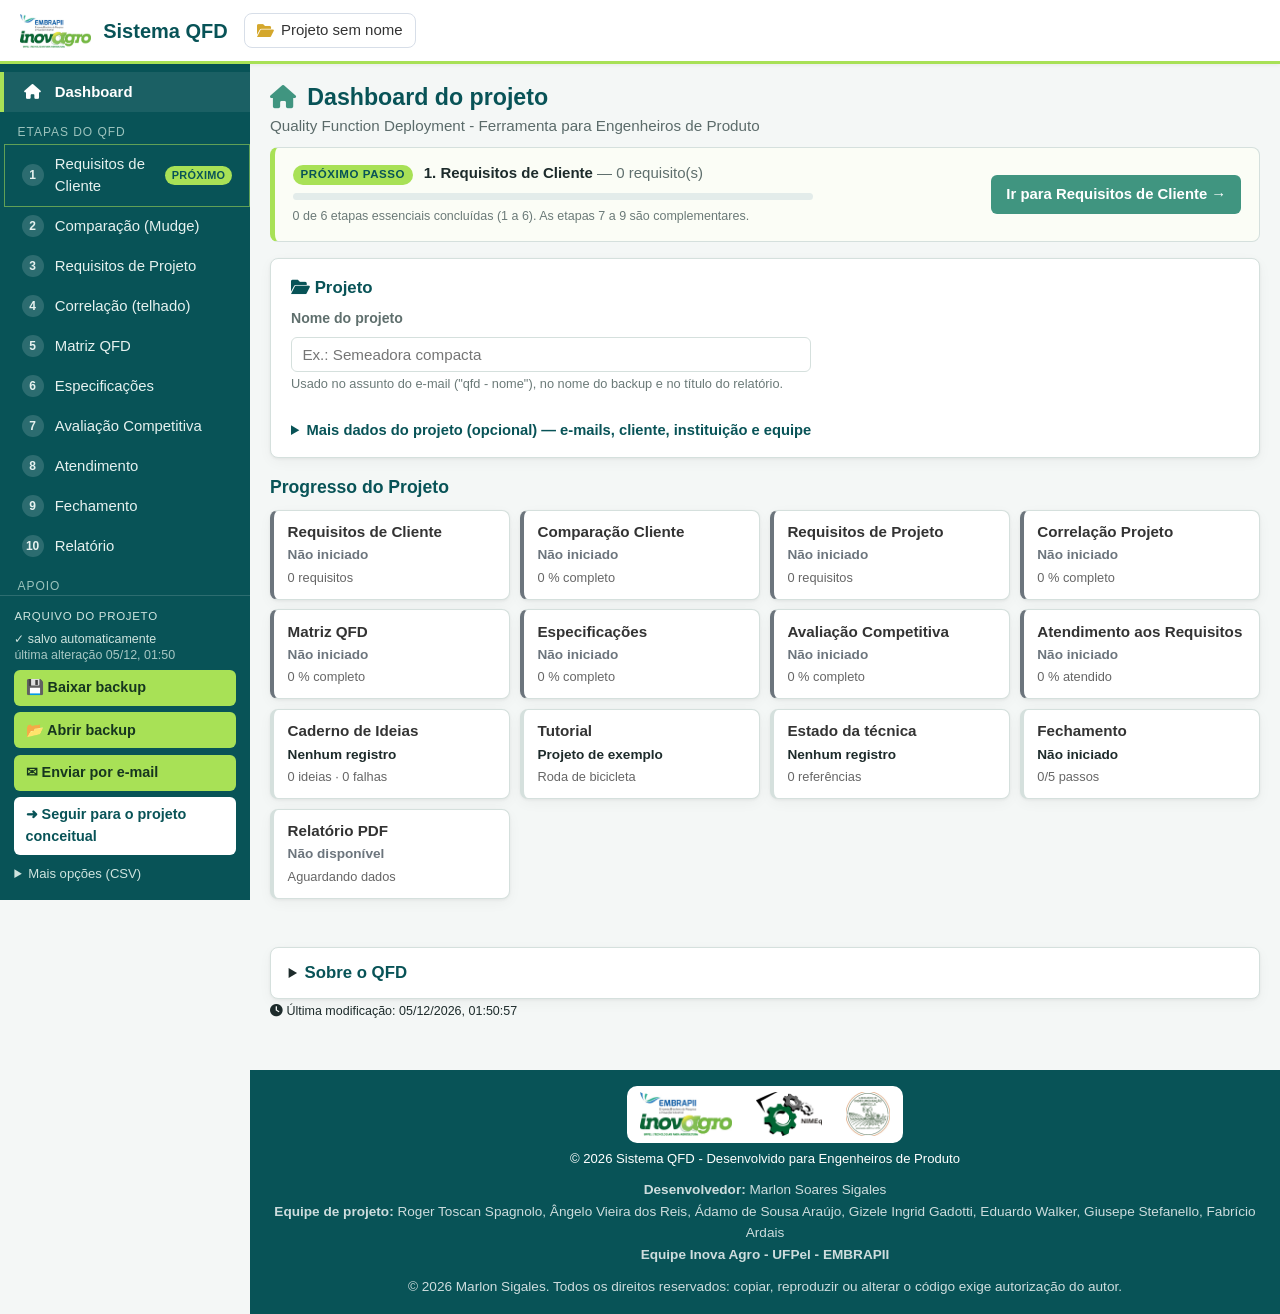
<file: index.html>
<!DOCTYPE html>
<html lang="pt-BR">
<head>
    <meta charset="UTF-8">
    <meta name="viewport" content="width=device-width, initial-scale=1.0">
    <link rel="icon" type="image/png" href="img/icone-instagri.png">
    <link rel="apple-touch-icon" href="img/icone-instagri-180.png">
    <title>Sistema QFD - Quality Function Deployment</title>
    <!-- Preload para o CSS carregar imediatamente (evita carregar só após clique no file://) -->
    <link rel="preload" href="css/style.css?v=20261027h" as="style">
    <link rel="stylesheet" href="css/style.css?v=20261027h">
    <link rel="stylesheet" href="lib/fontawesome/css/all.min.css">
</head>
<body class="page-dashboard">

    <header class="topbar">
        <button type="button" class="sidebar-toggle" aria-label="Abrir o menu" aria-controls="sidebar" aria-expanded="false"><i class="fas fa-bars"></i></button>
        <a href="index.html" class="topbar-marca" title="Dashboard">
            <img src="img/logo-inovaagro.png" alt="EMBRAPII - Inova Agro" height="34">
            <span>Sistema QFD</span>
        </a>
        <span class="topbar-projeto" title="Nome do projeto (editar no Dashboard)"><i class="fas fa-folder-open"></i> <span id="topbar-projeto-nome">Projeto</span></span>
        <span class="topbar-selo" title="Os dados ficam salvos neste navegador; exporte o backup para levar a outro computador"><i class="fas fa-globe"></i> guardado no navegador</span>
        <div class="topbar-acoes">
            <div class="nav-dropdown topbar-backup">
                <a href="#" class="dropdown-toggle"><i class="fas fa-database"></i> <span class="topbar-rotulo">Backup &amp; Export</span> <i class="fas fa-chevron-down topbar-seta"></i></a>
                <div class="dropdown-menu">
                    <a href="#" onclick="exportProjectData()"><i class="fas fa-download"></i> Exportar Backup (JSON)</a>
                    <a href="#" onclick="exportarEEnviarEmail()"><i class="fas fa-envelope"></i> Exportar e enviar por e-mail</a>
                    <a href="#" onclick="document.getElementById('import-file').click()"><i class="fas fa-upload"></i> Importar Backup (JSON)</a>
                    <hr>
                    <a href="#" onclick="document.getElementById('import-csv-cliente').click()"><i class="fas fa-file-csv"></i> Importar Req. Cliente (CSV)</a>
                    <a href="#" onclick="document.getElementById('import-csv-projeto').click()"><i class="fas fa-file-csv"></i> Importar Req. Projeto (CSV)</a>
                    <hr>
                    <a href="#" onclick="exportPageData('cliente')"><i class="fas fa-file-export"></i> Exportar Req. Cliente</a>
                    <a href="#" onclick="exportPageData('projeto')"><i class="fas fa-file-export"></i> Exportar Req. Projeto</a>
                    <a href="#" onclick="exportPageData('matriz')"><i class="fas fa-file-export"></i> Exportar Matriz QFD</a>
                </div>
            </div>
        </div>
        <input type="file" id="import-file" style="display: none;" onchange="importProjectData(event)" accept=".json">
        <input type="file" id="import-csv-cliente" style="display: none;" onchange="importCSV(event, 'cliente')" accept=".csv">
        <input type="file" id="import-csv-projeto" style="display: none;" onchange="importCSV(event, 'projeto')" accept=".csv">
    </header>
    <div class="app-shell">
    <aside class="sidebar" id="sidebar">
        <nav aria-label="Etapas do QFD">
            <a href="index.html" class="sidebar-link ativo" aria-current="page" title="Dashboard"><i class="fas fa-home"></i><span>Dashboard</span></a>
            <div class="sidebar-grupo">Etapas do QFD</div>
            <a href="pages/requisitos-cliente.html" class="sidebar-link" title="Requisitos de Cliente"><span class="sidebar-num">1</span><span>Requisitos de Cliente</span></a>
            <a href="pages/comparacao-cliente.html" class="sidebar-link" title="Comparação (Mudge)"><span class="sidebar-num">2</span><span>Comparação (Mudge)</span></a>
            <a href="pages/requisitos-projeto.html" class="sidebar-link" title="Requisitos de Projeto"><span class="sidebar-num">3</span><span>Requisitos de Projeto</span></a>
            <a href="pages/correlacao-projeto.html" class="sidebar-link" title="Correlação (telhado)"><span class="sidebar-num">4</span><span>Correlação (telhado)</span></a>
            <a href="pages/matriz-qfd.html" class="sidebar-link" title="Matriz QFD"><span class="sidebar-num">5</span><span>Matriz QFD</span></a>
            <a href="pages/especificacoes.html" class="sidebar-link" title="Especificações"><span class="sidebar-num">6</span><span>Especificações</span></a>
            <a href="pages/avaliacao-competitiva.html" class="sidebar-link" title="Avaliação Competitiva"><span class="sidebar-num">7</span><span>Avaliação Competitiva</span></a>
            <a href="pages/atendimento-requisitos.html" class="sidebar-link" title="Atendimento"><span class="sidebar-num">8</span><span>Atendimento</span></a>
            <a href="pages/fechamento.html" class="sidebar-link" title="Fechamento (abstração e função global)"><span class="sidebar-num">9</span><span>Fechamento</span></a>
            <a href="pages/relatorio.html" class="sidebar-link" title="Relatório"><span class="sidebar-num">10</span><span>Relatório</span></a>
            <div class="sidebar-grupo">Apoio</div>
            <a href="pages/ideias.html" class="sidebar-link" title="Caderno de Ideias"><i class="fas fa-lightbulb"></i><span>Caderno de Ideias</span></a>
            <a href="pages/referencias.html" class="sidebar-link" title="Estado da técnica e referências"><i class="fas fa-book"></i><span>Referências</span></a>
            <a href="pages/tutorial.html" class="sidebar-link" title="Tutorial: projeto de exemplo (roda de bicicleta)"><i class="fas fa-graduation-cap"></i><span>Tutorial</span></a>
        </nav>
    </aside>
        <div class="app-conteudo">
            <div class="page-titulo">
                <h1><i class="fas fa-home"></i> Dashboard do projeto</h1>
                <p>Quality Function Deployment - Ferramenta para Engenheiros de Produto</p>
            </div>

    <main class="main-content">
        <div class="container">
            <div class="dashboard">

                <div class="proximo-passo" id="proximo-passo"></div>

                <div class="projeto-card">
                    <h3><i class="fas fa-folder-open"></i> Projeto</h3>
                    <div class="projeto-campos projeto-campos-nome">
                        <div class="form-group">
                            <label for="projeto-nome">Nome do projeto</label>
                            <input type="text" id="projeto-nome" class="form-control" maxlength="100" placeholder="Ex.: Semeadora compacta">
                            <small class="form-text">Usado no assunto do e-mail ("qfd - nome"), no nome do backup e no título do relatório.</small>
                        </div>
                    </div>
                    <details class="projeto-mais" id="projeto-mais">
                        <summary>Mais dados do projeto (opcional) — e-mails, cliente, instituição e equipe <span id="projeto-mais-n"></span></summary>
                        <div class="projeto-campos">
                        <div class="form-group">
                            <label for="projeto-emails">E-mails dos envolvidos</label>
                            <textarea id="projeto-emails" class="form-control" rows="2" placeholder="pessoa@exemplo.com, outra@exemplo.com"></textarea>
                            <small class="form-text" id="projeto-emails-aviso">Separe por vírgula ou linha. Recebem o backup ao exportar.</small>
                        </div>
                        <div class="form-group">
                            <label for="projeto-cliente">Cliente</label>
                            <input type="text" id="projeto-cliente" class="form-control" maxlength="120" placeholder="Empresa ou pessoa para quem o produto é desenvolvido">
                        </div>
                        <div class="form-group">
                            <label for="projeto-instituicao">Instituição</label>
                            <input type="text" id="projeto-instituicao" class="form-control" maxlength="160" placeholder="Ex.: UFPel - Inova Agro - EMBRAPII">
                        </div>
                        <div class="form-group projeto-equipe">
                            <label for="projeto-equipe">Equipe</label>
                            <textarea id="projeto-equipe" class="form-control" rows="3" placeholder="Uma pessoa por linha, ex.: Roger Spagnolo — coordenador"></textarea>
                            <small class="form-text">Aparecem na capa do relatório.</small>
                        </div>
                        </div>
                    <div class="projeto-acoes">
                        <button type="button" class="btn btn-primary" onclick="exportarEEnviarEmail()"><i class="fas fa-envelope"></i> Exportar e enviar por e-mail</button>
                        <button type="button" class="btn btn-secondary" id="btn-compartilhar" style="display: none;" onclick="compartilharBackup()"><i class="fas fa-share-alt"></i> Compartilhar com o arquivo anexado</button>
                    </div>
                    <p class="projeto-dica">O e-mail abre já com os envolvidos e o assunto; anexe o arquivo .json que é baixado na mesma hora (links de e-mail não conseguem anexar sozinhos).</p>
                    </details>
                </div>

                <div class="progress-section">
                    <h3>Progresso do Projeto</h3>
                    <div class="progress-cards">
                        <div class="progress-card clickable" id="progress-cliente" onclick="window.location.href='pages/requisitos-cliente.html'">
                            <div class="card-icon">
                                <i class="fas fa-users"></i>
                            </div>
                            <div class="card-content">
                                <h4>Requisitos de Cliente</h4>
                                <p class="status" id="status-cliente">Não iniciado</p>
                                <span class="count" id="count-cliente">0 requisitos</span>
                            </div>
                        </div>

                        <div class="progress-card clickable" id="progress-comparacao" onclick="window.location.href='pages/comparacao-cliente.html'">
                            <div class="card-icon">
                                <i class="fas fa-balance-scale"></i>
                            </div>
                            <div class="card-content">
                                <h4>Comparação Cliente</h4>
                                <p class="status" id="status-comparacao">Não iniciado</p>
                                <span class="count" id="count-comparacao">0% completo</span>
                            </div>
                        </div>

                        <div class="progress-card clickable" id="progress-projeto" onclick="window.location.href='pages/requisitos-projeto.html'">
                            <div class="card-icon">
                                <i class="fas fa-project-diagram"></i>
                            </div>
                            <div class="card-content">
                                <h4>Requisitos de Projeto</h4>
                                <p class="status" id="status-projeto">Não iniciado</p>
                                <span class="count" id="count-projeto">0 requisitos</span>
                            </div>
                        </div>

                        <div class="progress-card clickable" id="progress-correlacao" onclick="window.location.href='pages/correlacao-projeto.html'">
                            <div class="card-icon">
                                <i class="fas fa-network-wired"></i>
                            </div>
                            <div class="card-content">
                                <h4>Correlação Projeto</h4>
                                <p class="status" id="status-correlacao">Não iniciado</p>
                                <span class="count" id="count-correlacao">0% completo</span>
                            </div>
                        </div>

                        <div class="progress-card clickable" id="progress-qfd" onclick="window.location.href='pages/matriz-qfd.html'">
                            <div class="card-icon">
                                <i class="fas fa-table"></i>
                            </div>
                            <div class="card-content">
                                <h4>Matriz QFD</h4>
                                <p class="status" id="status-qfd">Não iniciado</p>
                                <span class="count" id="count-qfd">0% completo</span>
                            </div>
                        </div>

                        <div class="progress-card clickable" id="progress-especificacoes" onclick="window.location.href='pages/especificacoes.html'">
                            <div class="card-icon">
                                <i class="fas fa-clipboard-list"></i>
                            </div>
                            <div class="card-content">
                                <h4>Especificações</h4>
                                <p class="status" id="status-especificacoes">Não iniciado</p>
                                <span class="count" id="count-especificacoes">0% completo</span>
                            </div>
                        </div>

                        <div class="progress-card clickable" id="progress-competitiva" onclick="window.location.href='pages/avaliacao-competitiva.html'">
                            <div class="card-icon">
                                <i class="fas fa-chart-line"></i>
                            </div>
                            <div class="card-content">
                                <h4>Avaliação Competitiva</h4>
                                <p class="status" id="status-competitiva">Não iniciado</p>
                                <span class="count" id="count-competitiva">0% completo</span>
                            </div>
                        </div>

                        <div class="progress-card clickable" id="progress-atendimento" onclick="window.location.href='pages/atendimento-requisitos.html'">
                            <div class="card-icon">
                                <i class="fas fa-check-double"></i>
                            </div>
                            <div class="card-content">
                                <h4>Atendimento aos Requisitos</h4>
                                <p class="status" id="status-atendimento">Não iniciado</p>
                                <span class="count" id="count-atendimento">0% atendido</span>
                            </div>
                        </div>

                        <div class="progress-card clickable" id="progress-ideias" onclick="window.location.href='pages/ideias.html'">
                            <div class="card-icon">
                                <i class="fas fa-lightbulb"></i>
                            </div>
                            <div class="card-content">
                                <h4>Caderno de Ideias</h4>
                                <p class="status" id="status-ideias">Nenhum registro</p>
                                <span class="count" id="count-ideias">0 ideias · 0 falhas</span>
                            </div>
                        </div>

                        <div class="progress-card clickable" id="progress-tutorial" onclick="window.location.href='pages/tutorial.html'">
                            <div class="card-icon">
                                <i class="fas fa-graduation-cap"></i>
                            </div>
                            <div class="card-content">
                                <h4>Tutorial</h4>
                                <p class="status">Projeto de exemplo</p>
                                <span class="count">Roda de bicicleta</span>
                            </div>
                        </div>

                        <div class="progress-card clickable" id="progress-referencias" onclick="window.location.href='pages/referencias.html'">
                            <div class="card-icon">
                                <i class="fas fa-book"></i>
                            </div>
                            <div class="card-content">
                                <h4>Estado da técnica</h4>
                                <p class="status" id="status-referencias">Nenhum registro</p>
                                <span class="count" id="count-referencias">0 referências</span>
                            </div>
                        </div>

                        <div class="progress-card clickable" id="progress-fechamento" onclick="window.location.href='pages/fechamento.html'">
                            <div class="card-icon">
                                <i class="fas fa-flag-checkered"></i>
                            </div>
                            <div class="card-content">
                                <h4>Fechamento</h4>
                                <p class="status" id="status-fechamento">Não iniciado</p>
                                <span class="count" id="count-fechamento">0/5 passos</span>
                            </div>
                        </div>

                        <div class="progress-card clickable" id="progress-relatorio" onclick="window.location.href='pages/relatorio.html'">
                            <div class="card-icon">
                                <i class="fas fa-file-pdf"></i>
                            </div>
                            <div class="card-content">
                                <h4>Relatório PDF</h4>
                                <p class="status" id="status-relatorio">Não disponível</p>
                                <span class="count" id="count-relatorio">Aguardando dados</span>
                            </div>
                        </div>
                    </div>
                </div>

                <details class="info-section sobre-qfd">
                    <summary><h3>Sobre o QFD</h3></summary>
                    <p>O Quality Function Deployment (QFD) é uma metodologia de desenvolvimento de produtos que traduz as necessidades dos clientes em características técnicas específicas. Este sistema guia você através de todas as etapas necessárias para criar uma matriz QFD completa.</p>
                    
                    <div class="steps-overview">
                        <div class="step">
                            <div class="step-number">1</div>
                            <div class="step-content">
                                <h4>Requisitos de Cliente</h4>
                                <p>Defina o que o cliente deseja do produto</p>
                            </div>
                        </div>
                        <div class="step">
                            <div class="step-number">2</div>
                            <div class="step-content">
                                <h4>Comparação Par a Par</h4>
                                <p>Hierarquize a importância dos requisitos</p>
                            </div>
                        </div>
                        <div class="step">
                            <div class="step-number">3</div>
                            <div class="step-content">
                                <h4>Requisitos de Projeto</h4>
                                <p>Defina as características técnicas</p>
                            </div>
                        </div>
                        <div class="step">
                            <div class="step-number">4</div>
                            <div class="step-content">
                                <h4>Correlação</h4>
                                <p>Analise as relações entre requisitos técnicos</p>
                            </div>
                        </div>
                        <div class="step">
                            <div class="step-number">5</div>
                            <div class="step-content">
                                <h4>Matriz QFD</h4>
                                <p>Relacione requisitos de cliente com projeto</p>
                            </div>
                        </div>
                        <div class="step">
                            <div class="step-number">6</div>
                            <div class="step-content">
                                <h4>Especificações</h4>
                                <p>Defina unidades, valores e aspectos indesejáveis</p>
                            </div>
                        </div>
                        <div class="step">
                            <div class="step-number">7</div>
                            <div class="step-content">
                                <h4>Avaliação Competitiva</h4>
                                <p>Compare com os concorrentes na visão dos clientes</p>
                            </div>
                        </div>
                        <div class="step">
                            <div class="step-number">8</div>
                            <div class="step-content">
                                <h4>Atendimento</h4>
                                <p>Verifique quanto o projeto atende a cada requisito do cliente</p>
                            </div>
                        </div>
                        <div class="step">
                            <div class="step-number">9</div>
                            <div class="step-content">
                                <h4>Relatório</h4>
                                <p>Gere o documento final em PDF</p>
                            </div>
                        </div>
                    </div>
                </details>
            </div>
        </div>
    </main>

    <footer class="footer">
        <div class="container">
            <div class="footer-logos">
                <img src="img/logo-inovaagro.png" alt="EMBRAPII - Inova Agro - UFPel" height="64">
                <img src="img/logo-nimeq.png" alt="NIMEq" height="64">
                <img src="img/logo-instagri.png" alt="Laboratório de Instrumentação Agrícola - UFPel" height="64">
            </div>
            <p>&copy; 2026 Sistema QFD - Desenvolvido para Engenheiros de Produto</p>
            <p class="footer-credits">
                <strong>Desenvolvedor:</strong> Marlon Soares Sigales<br>
                <strong>Equipe de projeto:</strong> Roger Toscan Spagnolo, Ângelo Vieira dos Reis, Ádamo de Sousa Araújo, Gizele Ingrid Gadotti, Eduardo Walker, Giusepe Stefanello, Fabrício Ardais<br>
                <strong>Equipe Inova Agro - UFPel - EMBRAPII</strong>
            </p>
            <p class="footer-credits">
                © 2026 Marlon Sigales. Todos os direitos reservados: copiar, reproduzir ou alterar o código exige autorização do autor.
            </p>
        </div>
    </footer>
        </div>
    </div>

    <script src="js/database.js?v=20261027h"></script>
    <script src="js/utils.js?v=20261027h"></script>
    <script src="js/dashboard.js?v=20261027h"></script>
</body>
</html>
</file>
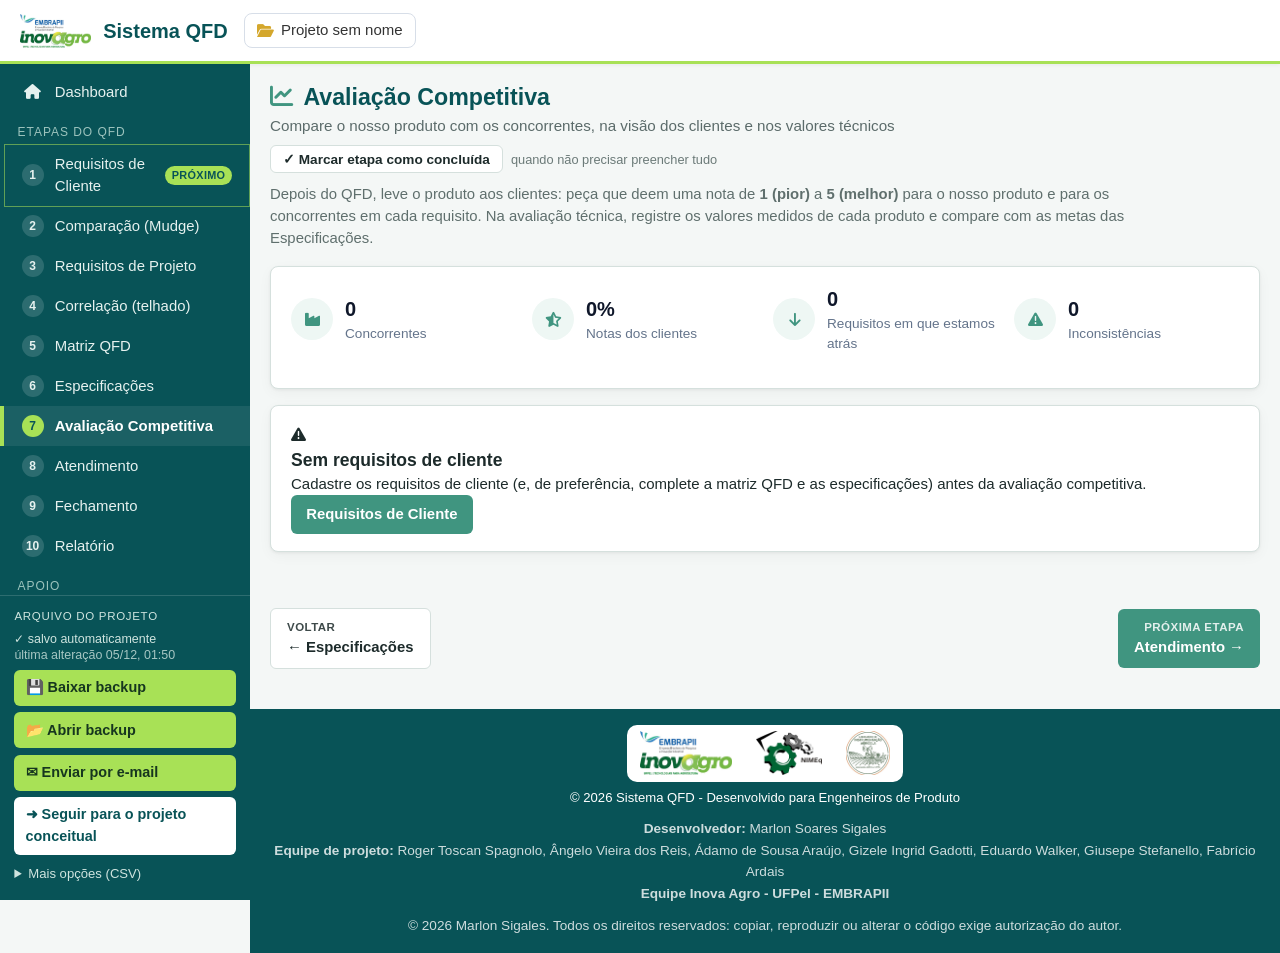
<file: pages/avaliacao-competitiva.html>
<!DOCTYPE html>
<html lang="pt-BR">
<head>
    <meta charset="UTF-8">
    <meta name="viewport" content="width=device-width, initial-scale=1.0">
    <link rel="icon" type="image/png" href="../img/icone-instagri.png">
    <link rel="apple-touch-icon" href="../img/icone-instagri-180.png">
    <title>Avaliação Competitiva - Sistema QFD</title>
    <link rel="preload" href="../css/style.css?v=20261027h" as="style">
    <link rel="stylesheet" href="../css/style.css?v=20261027h">
    <link href="../lib/fontawesome/css/all.min.css" rel="stylesheet">
</head>
<body>

    <header class="topbar">
        <button type="button" class="sidebar-toggle" aria-label="Abrir o menu" aria-controls="sidebar" aria-expanded="false"><i class="fas fa-bars"></i></button>
        <a href="../index.html" class="topbar-marca" title="Dashboard">
            <img src="../img/logo-inovaagro.png" alt="EMBRAPII - Inova Agro" height="34">
            <span>Sistema QFD</span>
        </a>
        <span class="topbar-projeto" title="Nome do projeto (editar no Dashboard)"><i class="fas fa-folder-open"></i> <span id="topbar-projeto-nome">Projeto</span></span>
        <span class="topbar-selo" title="Os dados ficam salvos neste navegador; exporte o backup para levar a outro computador"><i class="fas fa-globe"></i> guardado no navegador</span>
        <div class="topbar-acoes">
            <div class="nav-page-actions">
                <a href="especificacoes.html" class="btn btn-secondary">
                    <i class="fas fa-arrow-left"></i> Especificações
                </a>
                <a href="atendimento-requisitos.html" class="btn btn-primary">
                    Atendimento <i class="fas fa-arrow-right"></i>
                </a>
            </div>
            <div class="nav-dropdown topbar-backup">
                <a href="#" class="dropdown-toggle"><i class="fas fa-database"></i> <span class="topbar-rotulo">Backup &amp; Export</span> <i class="fas fa-chevron-down topbar-seta"></i></a>
                <div class="dropdown-menu">
                    <a href="#" onclick="exportProjectData()"><i class="fas fa-download"></i> Exportar Backup (JSON)</a>
                    <a href="#" onclick="exportarEEnviarEmail()"><i class="fas fa-envelope"></i> Exportar e enviar por e-mail</a>
                    <a href="#" onclick="document.getElementById('import-file').click()"><i class="fas fa-upload"></i> Importar Backup (JSON)</a>
                    <hr>
                    <a href="#" onclick="exportAvaliacaoCSV()"><i class="fas fa-file-export"></i> Exportar Avaliação (CSV)</a>
                </div>
            </div>
        </div>
        <input type="file" id="import-file" style="display: none;" onchange="importProjectData(event)" accept=".json">
    </header>
    <div class="app-shell">
    <aside class="sidebar" id="sidebar">
        <nav aria-label="Etapas do QFD">
            <a href="../index.html" class="sidebar-link" title="Dashboard"><i class="fas fa-home"></i><span>Dashboard</span></a>
            <div class="sidebar-grupo">Etapas do QFD</div>
            <a href="requisitos-cliente.html" class="sidebar-link" title="Requisitos de Cliente"><span class="sidebar-num">1</span><span>Requisitos de Cliente</span></a>
            <a href="comparacao-cliente.html" class="sidebar-link" title="Comparação (Mudge)"><span class="sidebar-num">2</span><span>Comparação (Mudge)</span></a>
            <a href="requisitos-projeto.html" class="sidebar-link" title="Requisitos de Projeto"><span class="sidebar-num">3</span><span>Requisitos de Projeto</span></a>
            <a href="correlacao-projeto.html" class="sidebar-link" title="Correlação (telhado)"><span class="sidebar-num">4</span><span>Correlação (telhado)</span></a>
            <a href="matriz-qfd.html" class="sidebar-link" title="Matriz QFD"><span class="sidebar-num">5</span><span>Matriz QFD</span></a>
            <a href="especificacoes.html" class="sidebar-link" title="Especificações"><span class="sidebar-num">6</span><span>Especificações</span></a>
            <a href="avaliacao-competitiva.html" class="sidebar-link ativo" aria-current="page" title="Avaliação Competitiva"><span class="sidebar-num">7</span><span>Avaliação Competitiva</span></a>
            <a href="atendimento-requisitos.html" class="sidebar-link" title="Atendimento"><span class="sidebar-num">8</span><span>Atendimento</span></a>
            <a href="fechamento.html" class="sidebar-link" title="Fechamento (abstração e função global)"><span class="sidebar-num">9</span><span>Fechamento</span></a>
            <a href="relatorio.html" class="sidebar-link" title="Relatório"><span class="sidebar-num">10</span><span>Relatório</span></a>
            <div class="sidebar-grupo">Apoio</div>
            <a href="ideias.html" class="sidebar-link" title="Caderno de Ideias"><i class="fas fa-lightbulb"></i><span>Caderno de Ideias</span></a>
            <a href="referencias.html" class="sidebar-link" title="Estado da técnica e referências"><i class="fas fa-book"></i><span>Referências</span></a>
            <a href="tutorial.html" class="sidebar-link" title="Tutorial: projeto de exemplo (roda de bicicleta)"><i class="fas fa-graduation-cap"></i><span>Tutorial</span></a>
        </nav>
    </aside>
        <div class="app-conteudo">
            <div class="page-titulo">
                <h1><i class="fas fa-chart-line"></i> Avaliação Competitiva</h1>
                <p>Compare o nosso produto com os concorrentes, na visão dos clientes e nos valores técnicos</p>
            </div>

    <main class="main-content">
        <div class="container">
            <div class="page-header">
                <h2>Comparação com clientes e concorrentes</h2>
                <p>Depois do QFD, leve o produto aos clientes: peça que deem uma nota de <strong>1 (pior)</strong> a <strong>5 (melhor)</strong> para o nosso produto e para os concorrentes em cada requisito. Na avaliação técnica, registre os valores medidos de cada produto e compare com as metas das Especificações.</p>
            </div>

            <div class="card status-card">
                <div class="status-info">
                    <div class="status-item">
                        <div class="status-icon"><i class="fas fa-industry"></i></div>
                        <div class="status-content">
                            <h4 id="total-concorrentes">0</h4>
                            <p>Concorrentes</p>
                        </div>
                    </div>
                    <div class="status-item">
                        <div class="status-icon"><i class="fas fa-star-half-alt"></i></div>
                        <div class="status-content">
                            <h4 id="notas-preenchidas">0%</h4>
                            <p>Notas dos clientes</p>
                        </div>
                    </div>
                    <div class="status-item">
                        <div class="status-icon"><i class="fas fa-arrow-down"></i></div>
                        <div class="status-content">
                            <h4 id="total-atras">0</h4>
                            <p>Requisitos em que estamos atrás</p>
                        </div>
                    </div>
                    <div class="status-item">
                        <div class="status-icon"><i class="fas fa-exclamation-triangle"></i></div>
                        <div class="status-content">
                            <h4 id="total-inconsistencias">0</h4>
                            <p>Inconsistências</p>
                        </div>
                    </div>
                </div>
                <div class="progress-bar">
                    <div class="progress-fill" id="progress-fill" style="width: 0%"></div>
                </div>
            </div>

            <div id="insufficient-data" class="card alert-card" style="display: none;">
                <div class="alert-content">
                    <div class="alert-icon"><i class="fas fa-exclamation-triangle"></i></div>
                    <div class="alert-text">
                        <h3>Sem requisitos de cliente</h3>
                        <p>Cadastre os requisitos de cliente (e, de preferência, complete a matriz QFD e as especificações) antes da avaliação competitiva.</p>
                        <div class="alert-actions">
                            <a href="requisitos-cliente.html" class="btn btn-primary">Requisitos de Cliente</a>
                        </div>
                    </div>
                </div>
            </div>

            <div id="competitiva-content" style="display: none;">
                <!-- Produtos avaliados -->
                <div class="card">
                    <div class="card-header">
                        <h3 class="card-title"><i class="fas fa-boxes"></i> Produtos avaliados</h3>
                    </div>
                    <div class="competitiva-produtos">
                        <div id="produtos-lista" class="produtos-lista"></div>
                        <form id="form-concorrente" class="form-concorrente" autocomplete="off">
                            <input type="text" id="novo-concorrente" class="form-control" maxlength="60"
                                   placeholder="Nome do concorrente ou do produto (ex.: Marca X modelo Y)">
                            <button type="submit" class="btn btn-primary"><i class="fas fa-plus"></i> Adicionar concorrente</button>
                        </form>
                        <p class="competitiva-hint">Até 6 concorrentes. Você pode renomear "Nosso produto" (ex.: "Protótipo v2"). Remover um concorrente apaga as notas e os valores dele.</p>
                    </div>
                </div>

                <!-- Avaliação dos clientes -->
                <div class="card">
                    <div class="card-header">
                        <h3 class="card-title"><i class="fas fa-users"></i> Avaliação dos clientes</h3>
                    </div>
                    <p class="competitiva-hint competitiva-hint-top">Requisitos ordenados pelo peso (Diagrama de Mudge). <strong>Meta</strong>: a nota que queremos alcançar. <strong>Índice de melhoria</strong> = meta ÷ nossa nota. <strong>Prioridade</strong> = peso × índice de melhoria, normalizada: mostra onde o esforço de melhoria rende mais para o cliente.</p>
                    <div class="especificacoes-table-wrapper">
                        <table class="report-table competitiva-table">
                            <thead id="clientes-thead"></thead>
                            <tbody id="clientes-tbody"></tbody>
                        </table>
                    </div>
                    <div id="grafico-clientes" class="competitiva-grafico"></div>
                </div>

                <!-- Avaliação técnica -->
                <div class="card">
                    <div class="card-header">
                        <h3 class="card-title"><i class="fas fa-ruler-combined"></i> Avaliação técnica</h3>
                    </div>
                    <p class="competitiva-hint competitiva-hint-top">Requisitos de projeto na ordem do QFD. Informe o valor medido de cada produto, na unidade da especificação. O melhor concorrente é escolhido pelo sentido de melhoria (↑ maior é melhor, ↓ menor é melhor; requisitos nominais * não são comparados).</p>
                    <div id="tecnicos-vazio" class="competitiva-hint" style="display: none;">Nenhum requisito de projeto cadastrado.</div>
                    <div class="especificacoes-table-wrapper">
                        <table class="report-table competitiva-table">
                            <thead id="tecnicos-thead"></thead>
                            <tbody id="tecnicos-tbody"></tbody>
                        </table>
                    </div>
                </div>

                <!-- Índices -->
                <div class="card">
                    <div class="card-header">
                        <h3 class="card-title"><i class="fas fa-calculator"></i> Índices</h3>
                    </div>
                    <p class="competitiva-hint competitiva-hint-top">Índices calculados a partir dos valores técnicos, para comparar os produtos em relações entre requisitos. Use os códigos dos requisitos de projeto: <strong>RP2 / RP1</strong> (ex.: custo por kg), <strong>(RP3 - RP4) * 100</strong>. Operações: + − * / e parênteses. O sentido (↑ maior é melhor, ↓ menor é melhor) define o melhor concorrente.</p>
                    <div class="especificacoes-table-wrapper">
                        <table class="report-table competitiva-table">
                            <thead id="indices-thead"></thead>
                            <tbody id="indices-tbody"></tbody>
                        </table>
                    </div>
                    <form id="form-indice" class="form-indice" autocomplete="off">
                        <input type="text" id="indice-nome" class="form-control" maxlength="60" placeholder="Nome (ex.: Custo por kg)">
                        <input type="text" id="indice-formula" class="form-control" maxlength="200" placeholder="Fórmula (ex.: RP2 / RP1)">
                        <input type="text" id="indice-unidade" class="form-control" maxlength="30" placeholder="Unidade (ex.: R$/kg)">
                        <select id="indice-sentido" class="form-control">
                            <option value="up">↑ maior é melhor</option>
                            <option value="down">↓ menor é melhor</option>
                            <option value="none">* só comparar</option>
                        </select>
                        <button type="submit" class="btn btn-primary"><i class="fas fa-plus"></i> Adicionar índice</button>
                    </form>
                </div>

                <!-- Resultado -->
                <div class="card">
                    <div class="card-header">
                        <h3 class="card-title"><i class="fas fa-clipboard-check"></i> Resultado da comparação</h3>
                    </div>
                    <div id="resultado-competitiva" class="competitiva-resultado"></div>
                </div>
            </div>
        </div>
    </main>

    <footer class="footer">
        <div class="container">
            <div class="footer-logos">
                <img src="../img/logo-inovaagro.png" alt="EMBRAPII - Inova Agro - UFPel" height="64">
                <img src="../img/logo-nimeq.png" alt="NIMEq" height="64">
                <img src="../img/logo-instagri.png" alt="Laboratório de Instrumentação Agrícola - UFPel" height="64">
            </div>
            <p>&copy; 2026 Sistema QFD - Desenvolvido para Engenheiros de Produto</p>
            <p class="footer-credits">
                <strong>Desenvolvedor:</strong> Marlon Soares Sigales<br>
                <strong>Equipe de projeto:</strong> Roger Toscan Spagnolo, Ângelo Vieira dos Reis, Ádamo de Sousa Araújo, Gizele Ingrid Gadotti, Eduardo Walker, Giusepe Stefanello, Fabrício Ardais<br>
                <strong>Equipe Inova Agro - UFPel - EMBRAPII</strong>
            </p>
            <p class="footer-credits">
                © 2026 Marlon Sigales. Todos os direitos reservados: copiar, reproduzir ou alterar o código exige autorização do autor.
            </p>
        </div>
    </footer>
        </div>
    </div>

    <script src="../js/database.js?v=20261027h"></script>
    <script src="../js/utils.js?v=20261027h"></script>
    <script src="../js/avaliacao-competitiva.js"></script>
</body>
</html>
</file>
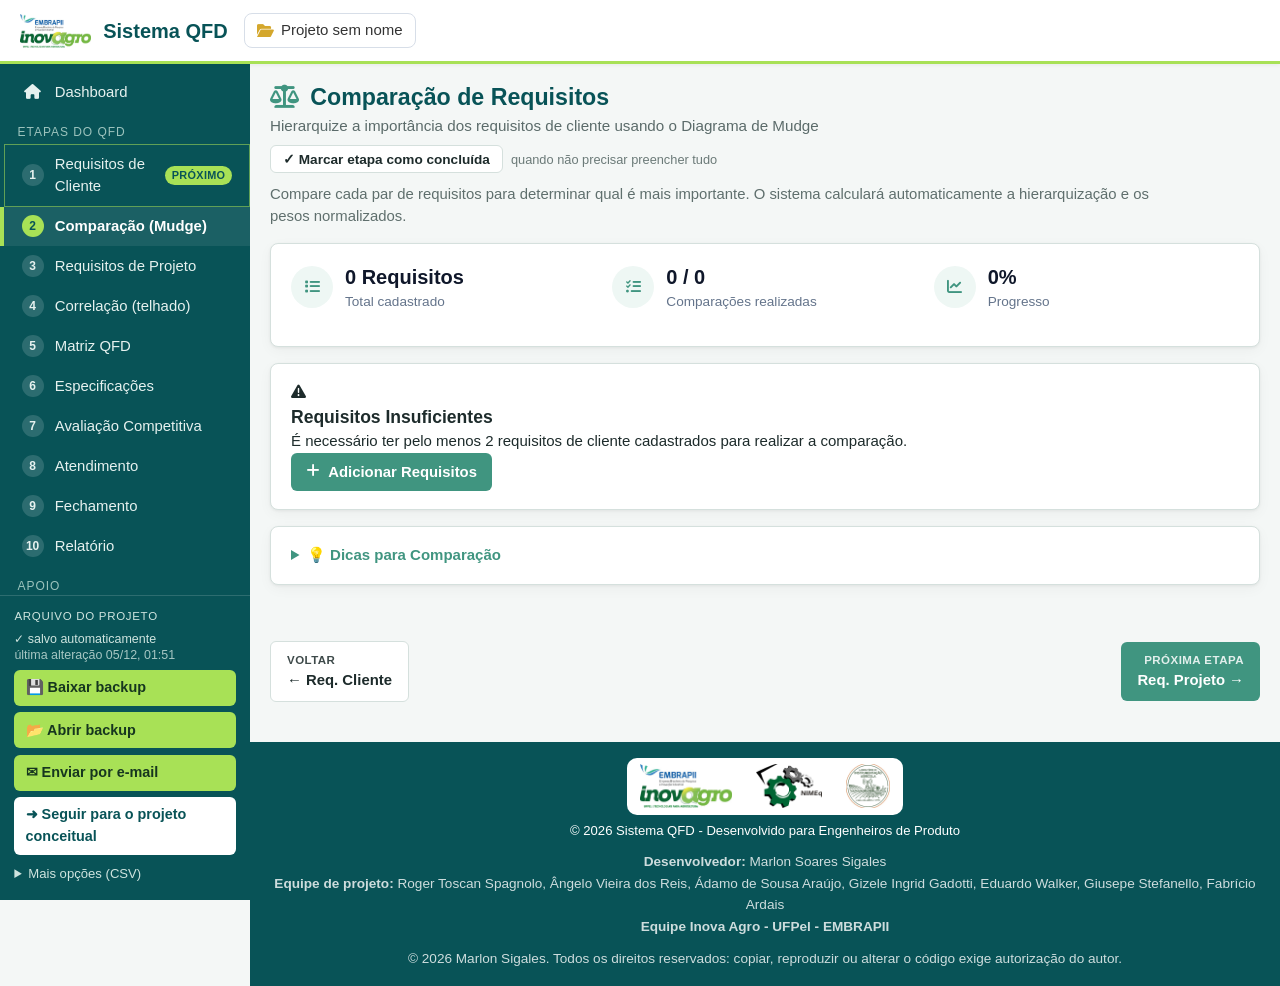
<file: pages/comparacao-cliente.html>
<!DOCTYPE html>
<html lang="pt-BR">
<head>
    <meta charset="UTF-8">
    <meta name="viewport" content="width=device-width, initial-scale=1.0">
    <link rel="icon" type="image/png" href="../img/icone-instagri.png">
    <link rel="apple-touch-icon" href="../img/icone-instagri-180.png">
    <title>Comparação de Requisitos - Sistema QFD</title>
    <link rel="preload" href="../css/style.css?v=20261027h" as="style">
    <link rel="stylesheet" href="../css/style.css?v=20261027h">
    <link href="../lib/fontawesome/css/all.min.css" rel="stylesheet">
</head>
<body>

    <header class="topbar">
        <button type="button" class="sidebar-toggle" aria-label="Abrir o menu" aria-controls="sidebar" aria-expanded="false"><i class="fas fa-bars"></i></button>
        <a href="../index.html" class="topbar-marca" title="Dashboard">
            <img src="../img/logo-inovaagro.png" alt="EMBRAPII - Inova Agro" height="34">
            <span>Sistema QFD</span>
        </a>
        <span class="topbar-projeto" title="Nome do projeto (editar no Dashboard)"><i class="fas fa-folder-open"></i> <span id="topbar-projeto-nome">Projeto</span></span>
        <span class="topbar-selo" title="Os dados ficam salvos neste navegador; exporte o backup para levar a outro computador"><i class="fas fa-globe"></i> guardado no navegador</span>
        <div class="topbar-acoes">
            <div class="nav-page-actions">
                <a href="requisitos-cliente.html" class="btn btn-secondary">
                    <i class="fas fa-arrow-left"></i> Req. Cliente
                </a>
                <a href="requisitos-projeto.html" class="btn btn-primary" id="btn-proximo">
                    Req. Projeto <i class="fas fa-arrow-right"></i>
                </a>
            </div>
            <div class="nav-dropdown topbar-backup">
                <a href="#" class="dropdown-toggle"><i class="fas fa-database"></i> <span class="topbar-rotulo">Backup &amp; Export</span> <i class="fas fa-chevron-down topbar-seta"></i></a>
                <div class="dropdown-menu">
                    <a href="#" onclick="exportProjectData()"><i class="fas fa-download"></i> Exportar Backup (JSON)</a>
                    <a href="#" onclick="exportarEEnviarEmail()"><i class="fas fa-envelope"></i> Exportar e enviar por e-mail</a>
                    <a href="#" onclick="document.getElementById('import-file').click()"><i class="fas fa-upload"></i> Importar Backup (JSON)</a>
                    <hr>
                    <a href="#" onclick="exportComparacoesCSV()"><i class="fas fa-file-csv"></i> Exportar Comparações (CSV)</a>
                    <a href="#" onclick="document.getElementById('import-csv-comparacao').click()"><i class="fas fa-file-csv"></i> Importar Comparações (CSV)</a>
                    <hr>
                    <a href="#" onclick="document.getElementById('import-csv-cliente').click()"><i class="fas fa-file-csv"></i> Importar Req. Cliente (CSV)</a>
                    <a href="#" onclick="document.getElementById('import-csv-projeto').click()"><i class="fas fa-file-csv"></i> Importar Req. Projeto (CSV)</a>
                    <hr>
                    <a href="#" onclick="exportPageData('cliente')"><i class="fas fa-file-export"></i> Exportar Req. Cliente</a>
                    <a href="#" onclick="exportPageData('projeto')"><i class="fas fa-file-export"></i> Exportar Req. Projeto</a>
                    <a href="#" onclick="exportPageData('matriz')"><i class="fas fa-file-export"></i> Exportar Matriz QFD</a>
                </div>
            </div>
        </div>
        <input type="file" id="import-file" style="display: none;" onchange="importProjectData(event)" accept=".json">
        <input type="file" id="import-csv-cliente" style="display: none;" onchange="importCSV(event, 'cliente')" accept=".csv">
        <input type="file" id="import-csv-projeto" style="display: none;" onchange="importCSV(event, 'projeto')" accept=".csv">
        <input type="file" id="import-csv-comparacao" style="display: none;" onchange="importComparacoesCSV(event)" accept=".csv">
    </header>
    <div class="app-shell">
    <aside class="sidebar" id="sidebar">
        <nav aria-label="Etapas do QFD">
            <a href="../index.html" class="sidebar-link" title="Dashboard"><i class="fas fa-home"></i><span>Dashboard</span></a>
            <div class="sidebar-grupo">Etapas do QFD</div>
            <a href="requisitos-cliente.html" class="sidebar-link" title="Requisitos de Cliente"><span class="sidebar-num">1</span><span>Requisitos de Cliente</span></a>
            <a href="comparacao-cliente.html" class="sidebar-link ativo" aria-current="page" title="Comparação (Mudge)"><span class="sidebar-num">2</span><span>Comparação (Mudge)</span></a>
            <a href="requisitos-projeto.html" class="sidebar-link" title="Requisitos de Projeto"><span class="sidebar-num">3</span><span>Requisitos de Projeto</span></a>
            <a href="correlacao-projeto.html" class="sidebar-link" title="Correlação (telhado)"><span class="sidebar-num">4</span><span>Correlação (telhado)</span></a>
            <a href="matriz-qfd.html" class="sidebar-link" title="Matriz QFD"><span class="sidebar-num">5</span><span>Matriz QFD</span></a>
            <a href="especificacoes.html" class="sidebar-link" title="Especificações"><span class="sidebar-num">6</span><span>Especificações</span></a>
            <a href="avaliacao-competitiva.html" class="sidebar-link" title="Avaliação Competitiva"><span class="sidebar-num">7</span><span>Avaliação Competitiva</span></a>
            <a href="atendimento-requisitos.html" class="sidebar-link" title="Atendimento"><span class="sidebar-num">8</span><span>Atendimento</span></a>
            <a href="fechamento.html" class="sidebar-link" title="Fechamento (abstração e função global)"><span class="sidebar-num">9</span><span>Fechamento</span></a>
            <a href="relatorio.html" class="sidebar-link" title="Relatório"><span class="sidebar-num">10</span><span>Relatório</span></a>
            <div class="sidebar-grupo">Apoio</div>
            <a href="ideias.html" class="sidebar-link" title="Caderno de Ideias"><i class="fas fa-lightbulb"></i><span>Caderno de Ideias</span></a>
            <a href="referencias.html" class="sidebar-link" title="Estado da técnica e referências"><i class="fas fa-book"></i><span>Referências</span></a>
            <a href="tutorial.html" class="sidebar-link" title="Tutorial: projeto de exemplo (roda de bicicleta)"><i class="fas fa-graduation-cap"></i><span>Tutorial</span></a>
        </nav>
    </aside>
        <div class="app-conteudo">
            <div class="page-titulo">
                <h1><i class="fas fa-balance-scale"></i> Comparação de Requisitos</h1>
                <p>Hierarquize a importância dos requisitos de cliente usando o Diagrama de Mudge</p>
            </div>

    <main class="main-content">
        <div class="container">
            <div class="page-header">
                <h2>Comparação Par a Par - Diagrama de Mudge</h2>
                <p>Compare cada par de requisitos para determinar qual é mais importante. O sistema calculará automaticamente a hierarquização e os pesos normalizados.</p>
            </div>

            <!-- Status da comparação -->
            <div class="card status-card">
                <div class="status-info">
                    <div class="status-item">
                        <div class="status-icon">
                            <i class="fas fa-list"></i>
                        </div>
                        <div class="status-content">
                            <h4 id="total-requisitos">0 Requisitos</h4>
                            <p>Total cadastrado</p>
                        </div>
                    </div>
                    <div class="status-item">
                        <div class="status-icon">
                            <i class="fas fa-tasks"></i>
                        </div>
                        <div class="status-content">
                            <h4 id="comparacoes-feitas">0 / 0</h4>
                            <p>Comparações realizadas</p>
                        </div>
                    </div>
                    <div class="status-item">
                        <div class="status-icon">
                            <i class="fas fa-chart-line"></i>
                        </div>
                        <div class="status-content">
                            <h4 id="progresso-percentual">0%</h4>
                            <p>Progresso</p>
                        </div>
                    </div>
                </div>
                <div class="progress-bar">
                    <div class="progress-fill" id="progress-fill" style="width: 0%"></div>
                </div>
            </div>

            <!-- Aviso se não há requisitos suficientes -->
            <div id="insufficient-requirements" class="card alert-card" style="display: none;">
                <div class="alert-content">
                    <div class="alert-icon">
                        <i class="fas fa-exclamation-triangle"></i>
                    </div>
                    <div class="alert-text">
                        <h3>Requisitos Insuficientes</h3>
                        <p>É necessário ter pelo menos 2 requisitos de cliente cadastrados para realizar a comparação.</p>
                        <a href="requisitos-cliente.html" class="btn btn-primary">
                            <i class="fas fa-plus"></i> Adicionar Requisitos
                        </a>
                    </div>
                </div>
            </div>

            <!-- Instruções de comparação -->
            <div id="instructions-section" class="card" style="display: none;">
                <div class="card-header">
                    <h3 class="card-title"><i class="fas fa-info-circle"></i> Como Comparar</h3>
                </div>
                <div class="comparison-instructions">
                    <div class="instruction-grid">
                        <div class="instruction-item">
                            <span class="value-badge value-1">1</span>
                            <span>Pouco mais importante</span>
                        </div>
                        <div class="instruction-item">
                            <span class="value-badge value-3">3</span>
                            <span>Moderadamente mais importante</span>
                        </div>
                        <div class="instruction-item">
                            <span class="value-badge value-5">5</span>
                            <span>Muito mais importante</span>
                        </div>
                    </div>
                    <p><strong>Instruções:</strong> Para cada par, clique no requisito que considera mais importante e selecione o nível de importância.</p>
                </div>
            </div>

            <!-- Matriz de comparação -->
            <div id="comparison-section" class="card" style="display: none;">
                <div class="card-header">
                    <h3 class="card-title">
                        <i class="fas fa-table"></i> Matriz de Comparação
                        <button class="btn btn-sm btn-secondary" onclick="resetComparisons()" style="margin-left: 1rem;">
                            <i class="fas fa-undo"></i> Resetar Comparações
                        </button>
                    </h3>
                </div>
                <div class="comparison-instructions" style="margin-bottom: 0.75rem;">
                    <p><strong>Como ler os totais:</strong></p>
                    <ul style="margin: 0.5rem 0 0.5rem 1.2rem;">
                        <li><strong>Total da linha:</strong> soma dos pontos em que o requisito venceu (impacta no ranking).</li>
                        <li><strong>Retorno Coluna:</strong> soma geométrica dos valores na coluna do triângulo superior da matriz (não define ranking).</li>
                    </ul>
                </div>
                <div class="comparison-matrix-container">
                    <div class="comparison-matrix" id="comparison-matrix">
                        <!-- Matriz será gerada dinamicamente -->
                    </div>
                </div>
            </div>

            <!-- Legenda dos requisitos -->
            <div id="legend-section" class="card" style="display: none;">
                <div class="card-header">
                    <h3 class="card-title"><i class="fas fa-list-ol"></i> Legenda dos Requisitos</h3>
                </div>
                <div id="matrix-legend-container">
                    <!-- Legenda será gerada dinamicamente -->
                </div>
            </div>

            <!-- Resultados da hierarquização -->
            <div id="results-section" class="card" style="display: none;">
                <div class="card-header">
                    <h3 class="card-title">
                        <i class="fas fa-trophy"></i> Hierarquização dos Requisitos
                        <button class="btn btn-sm btn-secondary" onclick="exportResults()" style="margin-left: 1rem;">
                            <i class="fas fa-download"></i> Exportar Resultados
                        </button>
                    </h3>
                </div>
                
                <div class="results-content">
                    <div class="ranking-list" id="ranking-list">
                        <!-- Ranking será gerado dinamicamente -->
                    </div>
                    
                    <div class="results-chart">
                        <h4>Distribuição de Importância</h4>
                        <div class="chart-container">
                            <canvas id="importance-chart" width="400" height="200"></canvas>
                        </div>
                    </div>
                </div>
            </div>

            <!-- Dicas e orientações -->
            <div class="card info-card">
                <div class="card-header">
                    <h3 class="card-title"><i class="fas fa-lightbulb"></i> Dicas para Comparação</h3>
                </div>
                <div class="tips-grid">
                    <div class="tip-item">
                        <div class="tip-icon">
                            <i class="fas fa-balance-scale"></i>
                        </div>
                        <div class="tip-content">
                            <h4>Seja Consistente</h4>
                            <p>Mantenha os mesmos critérios de importância ao longo de todas as comparações.</p>
                        </div>
                    </div>
                    <div class="tip-item">
                        <div class="tip-icon">
                            <i class="fas fa-users"></i>
                        </div>
                        <div class="tip-content">
                            <h4>Pense no Cliente</h4>
                            <p>Considere qual requisito é mais valioso do ponto de vista do cliente final.</p>
                        </div>
                    </div>
                    <div class="tip-item">
                        <div class="tip-icon">
                            <i class="fas fa-clock"></i>
                        </div>
                        <div class="tip-content">
                            <h4>Não Demore Muito</h4>
                            <p>Confie na sua primeira impressão. Análises muito longas podem gerar inconsistências.</p>
                        </div>
                    </div>
                    <div class="tip-item">
                        <div class="tip-icon">
                            <i class="fas fa-redo"></i>
                        </div>
                        <div class="tip-content">
                            <h4>Revise se Necessário</h4>
                            <p>Você pode alterar suas comparações a qualquer momento antes de finalizar.</p>
                        </div>
                    </div>
                </div>
            </div>

        </div>
    </main>

    <footer class="footer">
        <div class="container">
            <div class="footer-logos">
                <img src="../img/logo-inovaagro.png" alt="EMBRAPII - Inova Agro - UFPel" height="64">
                <img src="../img/logo-nimeq.png" alt="NIMEq" height="64">
                <img src="../img/logo-instagri.png" alt="Laboratório de Instrumentação Agrícola - UFPel" height="64">
            </div>
            <p>&copy; 2026 Sistema QFD - Desenvolvido para Engenheiros de Produto</p>
            <p class="footer-credits">
                <strong>Desenvolvedor:</strong> Marlon Soares Sigales<br>
                <strong>Equipe de projeto:</strong> Roger Toscan Spagnolo, Ângelo Vieira dos Reis, Ádamo de Sousa Araújo, Gizele Ingrid Gadotti, Eduardo Walker, Giusepe Stefanello, Fabrício Ardais<br>
                <strong>Equipe Inova Agro - UFPel - EMBRAPII</strong>
            </p>
            <p class="footer-credits">
                © 2026 Marlon Sigales. Todos os direitos reservados: copiar, reproduzir ou alterar o código exige autorização do autor.
            </p>
        </div>
    </footer>
        </div>
    </div>

    <script src="../js/database.js?v=20261027h"></script>
    <script src="../js/utils.js?v=20261027h"></script>
    <script src="../js/comparacao-cliente.js"></script>
</body>
</html>
</file>
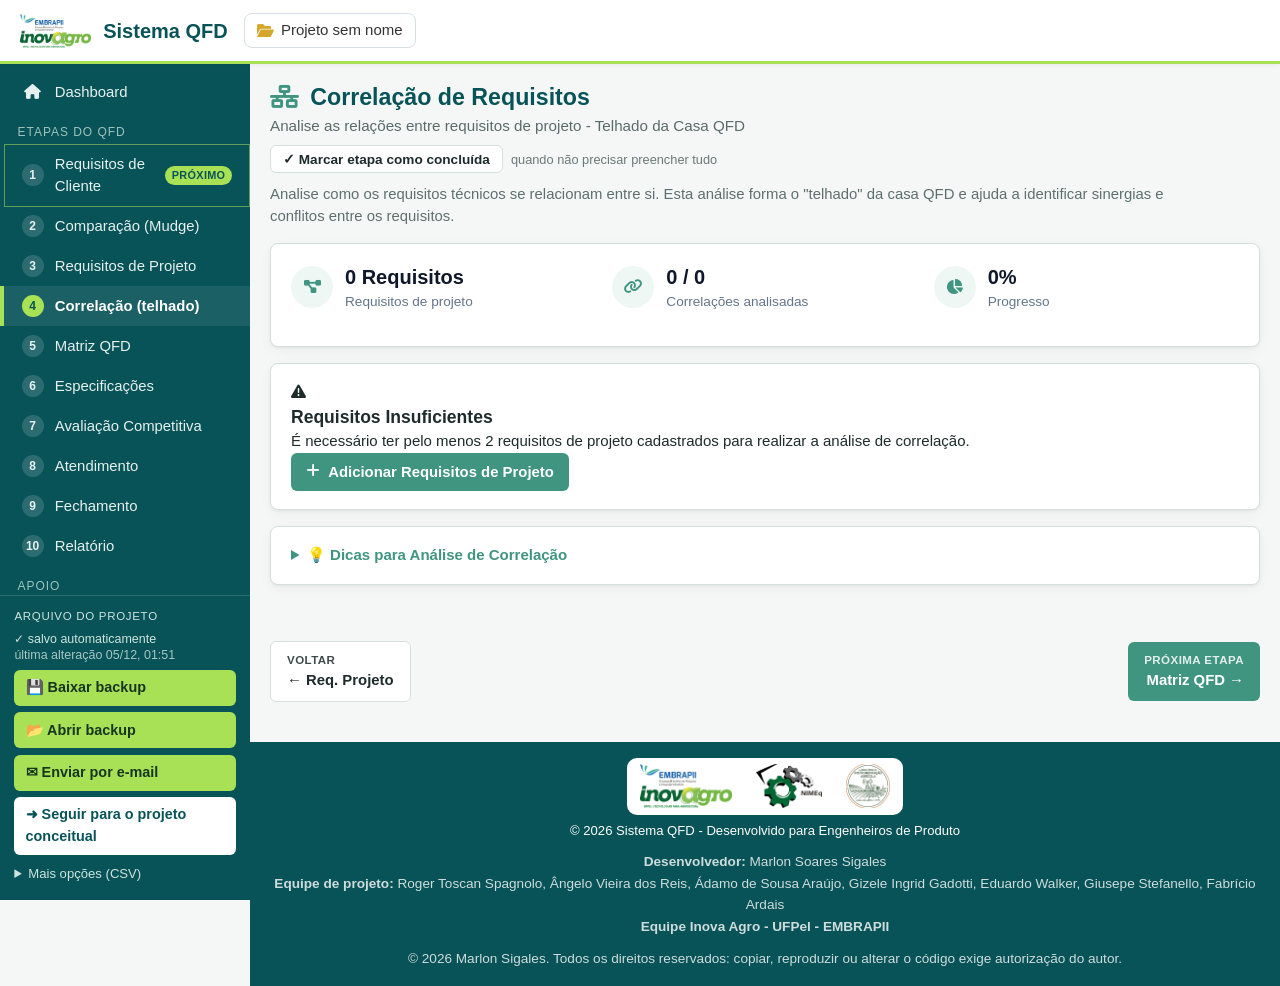
<file: pages/correlacao-projeto.html>
<!DOCTYPE html>
<html lang="pt-BR">
<head>
    <meta charset="UTF-8">
    <meta name="viewport" content="width=device-width, initial-scale=1.0">
    <link rel="icon" type="image/png" href="../img/icone-instagri.png">
    <link rel="apple-touch-icon" href="../img/icone-instagri-180.png">
    <title>Correlação de Requisitos - Sistema QFD</title>
    <link rel="preload" href="../css/style.css?v=20261027h" as="style">
    <link rel="stylesheet" href="../css/style.css?v=20261027h">
    <link href="../lib/fontawesome/css/all.min.css" rel="stylesheet">
</head>
<body class="page-correlacao">

    <header class="topbar">
        <button type="button" class="sidebar-toggle" aria-label="Abrir o menu" aria-controls="sidebar" aria-expanded="false"><i class="fas fa-bars"></i></button>
        <a href="../index.html" class="topbar-marca" title="Dashboard">
            <img src="../img/logo-inovaagro.png" alt="EMBRAPII - Inova Agro" height="34">
            <span>Sistema QFD</span>
        </a>
        <span class="topbar-projeto" title="Nome do projeto (editar no Dashboard)"><i class="fas fa-folder-open"></i> <span id="topbar-projeto-nome">Projeto</span></span>
        <span class="topbar-selo" title="Os dados ficam salvos neste navegador; exporte o backup para levar a outro computador"><i class="fas fa-globe"></i> guardado no navegador</span>
        <div class="topbar-acoes">
            <div class="nav-page-actions">
                <a href="requisitos-projeto.html" class="btn btn-secondary">
                    <i class="fas fa-arrow-left"></i> Req. Projeto
                </a>
                <a href="matriz-qfd.html" class="btn btn-primary" id="btn-proximo">
                    Matriz QFD <i class="fas fa-arrow-right"></i>
                </a>
            </div>
            <div class="nav-dropdown topbar-backup">
                <a href="#" class="dropdown-toggle"><i class="fas fa-database"></i> <span class="topbar-rotulo">Backup &amp; Export</span> <i class="fas fa-chevron-down topbar-seta"></i></a>
                <div class="dropdown-menu">
                    <a href="#" onclick="exportProjectData()"><i class="fas fa-download"></i> Exportar Backup (JSON)</a>
                    <a href="#" onclick="exportarEEnviarEmail()"><i class="fas fa-envelope"></i> Exportar e enviar por e-mail</a>
                    <a href="#" onclick="document.getElementById('import-file').click()"><i class="fas fa-upload"></i> Importar Backup (JSON)</a>
                    <hr>
                    <a href="#" onclick="document.getElementById('import-csv-cliente').click()"><i class="fas fa-file-csv"></i> Importar Req. Cliente (CSV)</a>
                    <a href="#" onclick="document.getElementById('import-csv-projeto').click()"><i class="fas fa-file-csv"></i> Importar Req. Projeto (CSV)</a>
                    <hr>
                    <a href="#" onclick="exportPageData('cliente')"><i class="fas fa-file-export"></i> Exportar Req. Cliente</a>
                    <a href="#" onclick="exportPageData('projeto')"><i class="fas fa-file-export"></i> Exportar Req. Projeto</a>
                    <a href="#" onclick="exportPageData('matriz')"><i class="fas fa-file-export"></i> Exportar Matriz QFD</a>
                    <hr>
                    <a href="#" onclick="exportCorrelacoes('csv')"><i class="fas fa-file-csv"></i> Exportar Correlações (CSV)</a>
                    <a href="#" onclick="importCorrelacoes()"><i class="fas fa-file-csv"></i> Importar Correlações (CSV)</a>
                </div>
            </div>
        </div>
        <input type="file" id="import-file" style="display: none;" onchange="importProjectData(event)" accept=".json">
        <input type="file" id="import-csv-cliente" style="display: none;" onchange="importCSV(event, 'cliente')" accept=".csv">
        <input type="file" id="import-csv-projeto" style="display: none;" onchange="importCSV(event, 'projeto')" accept=".csv">
        <input type="file" id="import-csv-correlacoes" style="display: none;" onchange="importCorrelacoesCsv(event)" accept=".csv">
    </header>
    <div class="app-shell">
    <aside class="sidebar" id="sidebar">
        <nav aria-label="Etapas do QFD">
            <a href="../index.html" class="sidebar-link" title="Dashboard"><i class="fas fa-home"></i><span>Dashboard</span></a>
            <div class="sidebar-grupo">Etapas do QFD</div>
            <a href="requisitos-cliente.html" class="sidebar-link" title="Requisitos de Cliente"><span class="sidebar-num">1</span><span>Requisitos de Cliente</span></a>
            <a href="comparacao-cliente.html" class="sidebar-link" title="Comparação (Mudge)"><span class="sidebar-num">2</span><span>Comparação (Mudge)</span></a>
            <a href="requisitos-projeto.html" class="sidebar-link" title="Requisitos de Projeto"><span class="sidebar-num">3</span><span>Requisitos de Projeto</span></a>
            <a href="correlacao-projeto.html" class="sidebar-link ativo" aria-current="page" title="Correlação (telhado)"><span class="sidebar-num">4</span><span>Correlação (telhado)</span></a>
            <a href="matriz-qfd.html" class="sidebar-link" title="Matriz QFD"><span class="sidebar-num">5</span><span>Matriz QFD</span></a>
            <a href="especificacoes.html" class="sidebar-link" title="Especificações"><span class="sidebar-num">6</span><span>Especificações</span></a>
            <a href="avaliacao-competitiva.html" class="sidebar-link" title="Avaliação Competitiva"><span class="sidebar-num">7</span><span>Avaliação Competitiva</span></a>
            <a href="atendimento-requisitos.html" class="sidebar-link" title="Atendimento"><span class="sidebar-num">8</span><span>Atendimento</span></a>
            <a href="fechamento.html" class="sidebar-link" title="Fechamento (abstração e função global)"><span class="sidebar-num">9</span><span>Fechamento</span></a>
            <a href="relatorio.html" class="sidebar-link" title="Relatório"><span class="sidebar-num">10</span><span>Relatório</span></a>
            <div class="sidebar-grupo">Apoio</div>
            <a href="ideias.html" class="sidebar-link" title="Caderno de Ideias"><i class="fas fa-lightbulb"></i><span>Caderno de Ideias</span></a>
            <a href="referencias.html" class="sidebar-link" title="Estado da técnica e referências"><i class="fas fa-book"></i><span>Referências</span></a>
            <a href="tutorial.html" class="sidebar-link" title="Tutorial: projeto de exemplo (roda de bicicleta)"><i class="fas fa-graduation-cap"></i><span>Tutorial</span></a>
        </nav>
    </aside>
        <div class="app-conteudo">
            <div class="page-titulo">
                <h1><i class="fas fa-network-wired"></i> Correlação de Requisitos</h1>
                <p>Analise as relações entre requisitos de projeto - Telhado da Casa QFD</p>
            </div>

    <main class="main-content">
        <div class="container">
            <div class="page-header">
                <h2>Correlação entre Requisitos de Projeto</h2>
                <p>Analise como os requisitos técnicos se relacionam entre si. Esta análise forma o "telhado" da casa QFD e ajuda a identificar sinergias e conflitos entre os requisitos.</p>
            </div>

            <!-- Status da correlação -->
            <div class="card status-card">
                <div class="status-info">
                    <div class="status-item">
                        <div class="status-icon">
                            <i class="fas fa-project-diagram"></i>
                        </div>
                        <div class="status-content">
                            <h4 id="total-requisitos">0 Requisitos</h4>
                            <p>Requisitos de projeto</p>
                        </div>
                    </div>
                    <div class="status-item">
                        <div class="status-icon">
                            <i class="fas fa-link"></i>
                        </div>
                        <div class="status-content">
                            <h4 id="correlacoes-feitas">0 / 0</h4>
                            <p>Correlações analisadas</p>
                        </div>
                    </div>
                    <div class="status-item">
                        <div class="status-icon">
                            <i class="fas fa-chart-pie"></i>
                        </div>
                        <div class="status-content">
                            <h4 id="progresso-percentual">0%</h4>
                            <p>Progresso</p>
                        </div>
                    </div>
                </div>
                <div class="progress-bar">
                    <div class="progress-fill" id="progress-fill" style="width: 0%"></div>
                </div>
            </div>

            <!-- Aviso se não há requisitos suficientes -->
            <div id="insufficient-requirements" class="card alert-card" style="display: none;">
                <div class="alert-content">
                    <div class="alert-icon">
                        <i class="fas fa-exclamation-triangle"></i>
                    </div>
                    <div class="alert-text">
                        <h3>Requisitos Insuficientes</h3>
                        <p>É necessário ter pelo menos 2 requisitos de projeto cadastrados para realizar a análise de correlação.</p>
                        <a href="requisitos-projeto.html" class="btn btn-primary">
                            <i class="fas fa-plus"></i> Adicionar Requisitos de Projeto
                        </a>
                    </div>
                </div>
            </div>

            <!-- Legenda das correlações -->
            <div id="correlation-legend" class="card info-card" style="display: none;">
                <div class="card-header">
                    <h3 class="card-title"><i class="fas fa-info-circle"></i> Tipos de Correlação</h3>
                </div>
                <div class="correlation-types">
                    <div class="correlation-type">
                        <div class="correlation-symbol strong-positive">++</div>
                        <div class="correlation-info">
                            <h4>Correlação Positiva Muito Forte</h4>
                            <p>Os requisitos se reforçam mutuamente. Melhorar um ajuda significativamente o outro.</p>
                        </div>
                    </div>
                    <div class="correlation-type">
                        <div class="correlation-symbol positive">+</div>
                        <div class="correlation-info">
                            <h4>Correlação Positiva</h4>
                            <p>Os requisitos se complementam. Melhorar um pode ajudar o outro.</p>
                        </div>
                    </div>
                    <div class="correlation-type">
                        <div class="correlation-symbol neutral">0</div>
                        <div class="correlation-info">
                            <h4>Sem Correlação</h4>
                            <p>Os requisitos são independentes. Um não afeta o outro.</p>
                        </div>
                    </div>
                    <div class="correlation-type">
                        <div class="correlation-symbol negative">-</div>
                        <div class="correlation-info">
                            <h4>Correlação Negativa</h4>
                            <p>Os requisitos competem entre si. Melhorar um pode prejudicar o outro.</p>
                        </div>
                    </div>
                    <div class="correlation-type">
                        <div class="correlation-symbol strong-negative">--</div>
                        <div class="correlation-info">
                            <h4>Correlação Negativa Muito Forte</h4>
                            <p>Os requisitos são conflitantes. Melhorar um prejudica significativamente o outro.</p>
                        </div>
                    </div>
                </div>
            </div>

            <!-- Matriz de correlação (telhado) -->
            <div id="correlation-section" class="card" style="display: none;">
                <div class="card-header">
                    <h3 class="card-title">
                        <i class="fas fa-home"></i> Telhado da Casa QFD - Matriz de Correlação
                        <button class="btn btn-sm btn-secondary" onclick="resetCorrelations()" style="margin-left: 1rem;">
                            <i class="fas fa-undo"></i> Resetar Correlações
                        </button>
                    </h3>
                </div>
                
                <div class="correlation-instructions">
                    <h4><i class="fas fa-question-circle"></i> Como Analisar:</h4>
                    <p><strong>Para cada par de requisitos, considere:</strong></p>
                    <ul>
                        <li>Se melhorar um requisito ajuda ou prejudica o outro</li>
                        <li>Se existe sinergia ou conflito entre eles</li>
                        <li>Se são independentes ou relacionados</li>
                    </ul>
                    <p><strong>Clique em cada célula</strong> para definir o tipo de correlação entre os requisitos.</p>
                </div>

                <div class="roof-container">
                    <div class="roof-matrix" id="roof-matrix">
                        <!-- Matriz triangular será gerada dinamicamente -->
                    </div>
                </div>
            </div>

            <!-- Análise das correlações -->
            <div id="analysis-section" class="card" style="display: none;">
                <div class="card-header">
                    <h3 class="card-title">
                        <i class="fas fa-chart-bar"></i> Análise das Correlações
                        <button class="btn btn-sm btn-secondary" onclick="exportAnalysis()" style="margin-left: 1rem;">
                            <i class="fas fa-download"></i> Exportar Análise
                        </button>
                    </h3>
                </div>
                
                <div class="analysis-content">
                    <div class="analysis-filters">
                        <button class="filter-btn active" data-filter="all" onclick="filterAnalysis('all')"><i class="fas fa-list"></i> Todas</button>
                        <button class="filter-btn" data-filter="strong-positive" onclick="filterAnalysis('strong-positive')"><i class="fas fa-arrow-up"></i> Muito Fortes Positivas</button>
                        <button class="filter-btn" data-filter="positive" onclick="filterAnalysis('positive')"><i class="fas fa-plus"></i> Positivas</button>
                        <button class="filter-btn" data-filter="neutral" onclick="filterAnalysis('neutral')"><i class="fas fa-minus"></i> Sem Correlacao</button>
                        <button class="filter-btn" data-filter="negative" onclick="filterAnalysis('negative')"><i class="fas fa-arrow-down"></i> Negativas</button>
                        <button class="filter-btn" data-filter="strong-negative" onclick="filterAnalysis('strong-negative')"><i class="fas fa-ban"></i> Muito Fortes Negativas</button>
                    </div>
                    <div id="neutral-requirements-analysis" class="neutral-requirements-analysis" style="display: none;"></div>
                    <div class="correlation-summary" id="correlation-summary">
                        <!-- Resumo será gerado dinamicamente -->
                    </div>
                    
                    <div class="conflict-analysis" id="conflict-analysis">
                        <!-- Análise de conflitos será gerada dinamicamente -->
                    </div>
                    
                    <div class="synergy-analysis" id="synergy-analysis">
                        <!-- Análise de sinergias será gerada dinamicamente -->
                    </div>
                </div>
            </div>

            <!-- Dicas e orientações -->
            <div class="card info-card">
                <div class="card-header">
                    <h3 class="card-title"><i class="fas fa-lightbulb"></i> Dicas para Análise de Correlação</h3>
                </div>
                <div class="tips-grid">
                    <div class="tip-item">
                        <div class="tip-icon">
                            <i class="fas fa-balance-scale"></i>
                        </div>
                        <div class="tip-content">
                            <h4>Pense em Trade-offs</h4>
                            <p>Considere se melhorar um requisito pode prejudicar outro (ex: velocidade vs. precisão).</p>
                        </div>
                    </div>
                    <div class="tip-item">
                        <div class="tip-icon">
                            <i class="fas fa-handshake"></i>
                        </div>
                        <div class="tip-content">
                            <h4>Identifique Sinergias</h4>
                            <p>Procure requisitos que se beneficiam mutuamente quando melhorados.</p>
                        </div>
                    </div>
                    <div class="tip-item">
                        <div class="tip-icon">
                            <i class="fas fa-eye"></i>
                        </div>
                        <div class="tip-content">
                            <h4>Seja Realista</h4>
                            <p>Base sua análise em conhecimento técnico e experiência prática.</p>
                        </div>
                    </div>
                    <div class="tip-item">
                        <div class="tip-icon">
                            <i class="fas fa-exclamation-triangle"></i>
                        </div>
                        <div class="tip-content">
                            <h4>Foque nos Conflitos</h4>
                            <p>Correlações negativas são especialmente importantes para o design do produto.</p>
                        </div>
                    </div>
                </div>
            </div>

        </div>
    </main>

    <footer class="footer">
        <div class="container">
            <div class="footer-logos">
                <img src="../img/logo-inovaagro.png" alt="EMBRAPII - Inova Agro - UFPel" height="64">
                <img src="../img/logo-nimeq.png" alt="NIMEq" height="64">
                <img src="../img/logo-instagri.png" alt="Laboratório de Instrumentação Agrícola - UFPel" height="64">
            </div>
            <p>&copy; 2026 Sistema QFD - Desenvolvido para Engenheiros de Produto</p>
            <p class="footer-credits">
                <strong>Desenvolvedor:</strong> Marlon Soares Sigales<br>
                <strong>Equipe de projeto:</strong> Roger Toscan Spagnolo, Ângelo Vieira dos Reis, Ádamo de Sousa Araújo, Gizele Ingrid Gadotti, Eduardo Walker, Giusepe Stefanello, Fabrício Ardais<br>
                <strong>Equipe Inova Agro - UFPel - EMBRAPII</strong>
            </p>
            <p class="footer-credits">
                © 2026 Marlon Sigales. Todos os direitos reservados: copiar, reproduzir ou alterar o código exige autorização do autor.
            </p>
        </div>
    </footer>
        </div>
    </div>

    <script src="../js/database.js?v=20261027h"></script>
    <script src="../js/utils.js?v=20261027h"></script>
    <script src="../js/correlacao-projeto.js"></script>
</body>
</html>
</file>
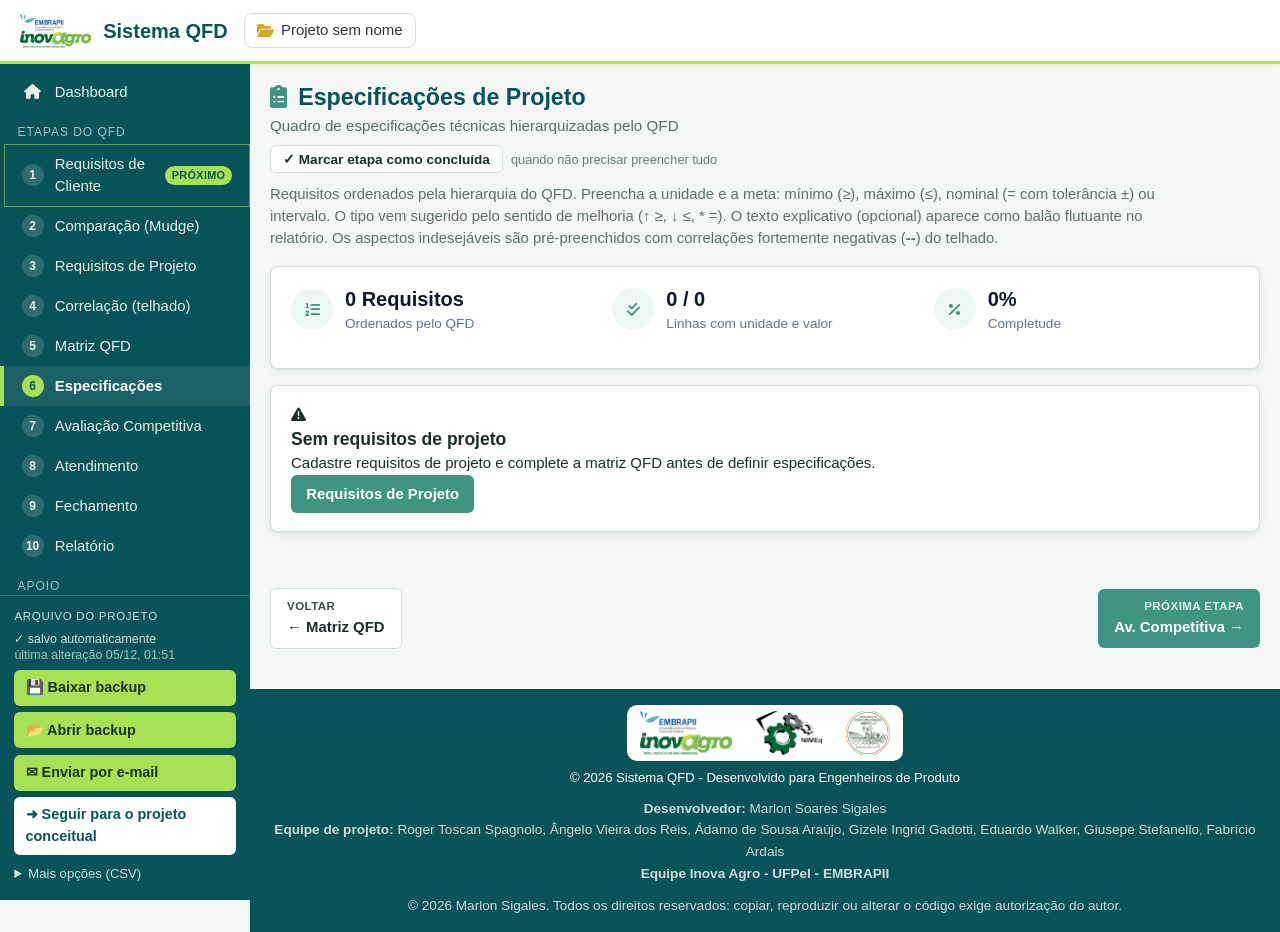
<file: pages/especificacoes.html>
<!DOCTYPE html>
<html lang="pt-BR">
<head>
    <meta charset="UTF-8">
    <meta name="viewport" content="width=device-width, initial-scale=1.0">
    <link rel="icon" type="image/png" href="../img/icone-instagri.png">
    <link rel="apple-touch-icon" href="../img/icone-instagri-180.png">
    <title>Especificações - Sistema QFD</title>
    <link rel="preload" href="../css/style.css?v=20261027h" as="style">
    <link rel="stylesheet" href="../css/style.css?v=20261027h">
    <link href="../lib/fontawesome/css/all.min.css" rel="stylesheet">
</head>
<body>

    <header class="topbar">
        <button type="button" class="sidebar-toggle" aria-label="Abrir o menu" aria-controls="sidebar" aria-expanded="false"><i class="fas fa-bars"></i></button>
        <a href="../index.html" class="topbar-marca" title="Dashboard">
            <img src="../img/logo-inovaagro.png" alt="EMBRAPII - Inova Agro" height="34">
            <span>Sistema QFD</span>
        </a>
        <span class="topbar-projeto" title="Nome do projeto (editar no Dashboard)"><i class="fas fa-folder-open"></i> <span id="topbar-projeto-nome">Projeto</span></span>
        <span class="topbar-selo" title="Os dados ficam salvos neste navegador; exporte o backup para levar a outro computador"><i class="fas fa-globe"></i> guardado no navegador</span>
        <div class="topbar-acoes">
            <div class="nav-page-actions">
                <a href="matriz-qfd.html" class="btn btn-secondary">
                    <i class="fas fa-arrow-left"></i> Matriz QFD
                </a>
                <a href="avaliacao-competitiva.html" class="btn btn-primary">
                    Av. Competitiva <i class="fas fa-arrow-right"></i>
                </a>
            </div>
            <div class="nav-dropdown topbar-backup">
                <a href="#" class="dropdown-toggle"><i class="fas fa-database"></i> <span class="topbar-rotulo">Backup &amp; Export</span> <i class="fas fa-chevron-down topbar-seta"></i></a>
                <div class="dropdown-menu">
                    <a href="#" onclick="exportProjectData()"><i class="fas fa-download"></i> Exportar Backup (JSON)</a>
                    <a href="#" onclick="exportarEEnviarEmail()"><i class="fas fa-envelope"></i> Exportar e enviar por e-mail</a>
                    <a href="#" onclick="document.getElementById('import-file').click()"><i class="fas fa-upload"></i> Importar Backup (JSON)</a>
                    <hr>
                    <a href="#" onclick="exportEspecificacoesJson()"><i class="fas fa-file-export"></i> Exportar Especificações (JSON)</a>
                    <a href="#" onclick="document.getElementById('import-especificacoes-json').click()"><i class="fas fa-file-import"></i> Importar Especificações (JSON)</a>
                </div>
            </div>
        </div>
        <input type="file" id="import-file" style="display: none;" onchange="importProjectData(event)" accept=".json">
        <input type="file" id="import-especificacoes-json" style="display: none;" onchange="importEspecificacoesJson(event)" accept=".json">
    </header>
    <div class="app-shell">
    <aside class="sidebar" id="sidebar">
        <nav aria-label="Etapas do QFD">
            <a href="../index.html" class="sidebar-link" title="Dashboard"><i class="fas fa-home"></i><span>Dashboard</span></a>
            <div class="sidebar-grupo">Etapas do QFD</div>
            <a href="requisitos-cliente.html" class="sidebar-link" title="Requisitos de Cliente"><span class="sidebar-num">1</span><span>Requisitos de Cliente</span></a>
            <a href="comparacao-cliente.html" class="sidebar-link" title="Comparação (Mudge)"><span class="sidebar-num">2</span><span>Comparação (Mudge)</span></a>
            <a href="requisitos-projeto.html" class="sidebar-link" title="Requisitos de Projeto"><span class="sidebar-num">3</span><span>Requisitos de Projeto</span></a>
            <a href="correlacao-projeto.html" class="sidebar-link" title="Correlação (telhado)"><span class="sidebar-num">4</span><span>Correlação (telhado)</span></a>
            <a href="matriz-qfd.html" class="sidebar-link" title="Matriz QFD"><span class="sidebar-num">5</span><span>Matriz QFD</span></a>
            <a href="especificacoes.html" class="sidebar-link ativo" aria-current="page" title="Especificações"><span class="sidebar-num">6</span><span>Especificações</span></a>
            <a href="avaliacao-competitiva.html" class="sidebar-link" title="Avaliação Competitiva"><span class="sidebar-num">7</span><span>Avaliação Competitiva</span></a>
            <a href="atendimento-requisitos.html" class="sidebar-link" title="Atendimento"><span class="sidebar-num">8</span><span>Atendimento</span></a>
            <a href="fechamento.html" class="sidebar-link" title="Fechamento (abstração e função global)"><span class="sidebar-num">9</span><span>Fechamento</span></a>
            <a href="relatorio.html" class="sidebar-link" title="Relatório"><span class="sidebar-num">10</span><span>Relatório</span></a>
            <div class="sidebar-grupo">Apoio</div>
            <a href="ideias.html" class="sidebar-link" title="Caderno de Ideias"><i class="fas fa-lightbulb"></i><span>Caderno de Ideias</span></a>
            <a href="referencias.html" class="sidebar-link" title="Estado da técnica e referências"><i class="fas fa-book"></i><span>Referências</span></a>
            <a href="tutorial.html" class="sidebar-link" title="Tutorial: projeto de exemplo (roda de bicicleta)"><i class="fas fa-graduation-cap"></i><span>Tutorial</span></a>
        </nav>
    </aside>
        <div class="app-conteudo">
            <div class="page-titulo">
                <h1><i class="fas fa-clipboard-list"></i> Especificações de Projeto</h1>
                <p>Quadro de especificações técnicas hierarquizadas pelo QFD</p>
            </div>

    <main class="main-content">
        <div class="container">
            <div class="page-header">
                <h2>Quadro de Especificações dos Requisitos de Projeto</h2>
                <p>Requisitos ordenados pela hierarquia do QFD. Preencha a unidade e a meta: mínimo (≥), máximo (≤), nominal (= com tolerância ±) ou intervalo. O tipo vem sugerido pelo sentido de melhoria (↑ ≥, ↓ ≤, * =). O texto explicativo (opcional) aparece como balão flutuante no relatório. Os aspectos indesejáveis são pré-preenchidos com correlações fortemente negativas (<strong>--</strong>) do telhado.</p>
            </div>

            <div class="card status-card">
                <div class="status-info">
                    <div class="status-item">
                        <div class="status-icon"><i class="fas fa-list-ol"></i></div>
                        <div class="status-content">
                            <h4 id="total-requisitos">0 Requisitos</h4>
                            <p>Ordenados pelo QFD</p>
                        </div>
                    </div>
                    <div class="status-item">
                        <div class="status-icon"><i class="fas fa-check-double"></i></div>
                        <div class="status-content">
                            <h4 id="especificacoes-preenchidas">0 / 0</h4>
                            <p>Linhas com unidade e valor</p>
                        </div>
                    </div>
                    <div class="status-item">
                        <div class="status-icon"><i class="fas fa-percentage"></i></div>
                        <div class="status-content">
                            <h4 id="progresso-percentual">0%</h4>
                            <p>Completude</p>
                        </div>
                    </div>
                </div>
                <div class="progress-bar">
                    <div class="progress-fill" id="progress-fill" style="width: 0%"></div>
                </div>
            </div>

            <div id="insufficient-data" class="card alert-card" style="display: none;">
                <div class="alert-content">
                    <div class="alert-icon"><i class="fas fa-exclamation-triangle"></i></div>
                    <div class="alert-text">
                        <h3>Sem requisitos de projeto</h3>
                        <p>Cadastre requisitos de projeto e complete a matriz QFD antes de definir especificações.</p>
                        <div class="alert-actions">
                            <a href="requisitos-projeto.html" class="btn btn-primary">Requisitos de Projeto</a>
                        </div>
                    </div>
                </div>
            </div>

            <div id="especificacoes-section" class="card" style="display: none;">
                <div class="card-header">
                    <h3 class="card-title">
                        <i class="fas fa-table"></i> Especificações
                        <button type="button" class="btn btn-sm btn-secondary" onclick="refreshAspectosFromRoof()" style="margin-left: 1rem;">
                            <i class="fas fa-sync"></i> Atualizar aspectos do telhado
                        </button>
                    </h3>
                </div>

                <div class="tercios-legend comparacao-tercios-legend" style="margin: 0 1rem 1rem;">
                    <span class="tercio-item tercio-superior">Terço superior (maior importância QFD)</span>
                    <span class="tercio-item tercio-medio">Terço médio</span>
                    <span class="tercio-item tercio-inferior">Terço inferior</span>
                </div>

                <div class="especificacoes-table-wrapper">
                    <table class="report-table especificacoes-table">
                        <thead>
                            <tr>
                                <th>Requisito de Projeto (hierarquia QFD)</th>
                                <th title="Dificuldade técnica (1 = muito fácil, 5 = muito difícil), cadastrada em Requisitos de Projeto">Dif.</th>
                                <th>Unidade de mensuração</th>
                                <th>Valor meta</th>
                                <th title="Como verificar se a meta foi atingida">Forma de avaliação</th>
                                <th title="Aparece como balão flutuante no relatório">Texto explicativo <i class="fas fa-comment-dots"></i></th>
                                <th>Aspectos indesejáveis</th>
                            </tr>
                        </thead>
                        <tbody id="especificacoes-tbody"></tbody>
                    </table>
                </div>

                <div class="form-group justificativa-hierarquia">
                    <label for="justificativa-hierarquia"><i class="fas fa-list-ol"></i> Justificativa da hierarquização</label>
                    <textarea id="justificativa-hierarquia" class="form-control" rows="3" maxlength="3000"
                        placeholder="Por que esta lista (ordem do QFD) foi adotada para o projeto; ex.: os requisitos do terço superior concentram as necessidades de maior peso..."></textarea>
                    <small class="form-text">Aparece no relatório, abaixo dos quadros dos terços (Requisitos de Projeto).</small>
                </div>
            </div>
        </div>
    </main>

    <footer class="footer">
        <div class="container">
            <div class="footer-logos">
                <img src="../img/logo-inovaagro.png" alt="EMBRAPII - Inova Agro - UFPel" height="64">
                <img src="../img/logo-nimeq.png" alt="NIMEq" height="64">
                <img src="../img/logo-instagri.png" alt="Laboratório de Instrumentação Agrícola - UFPel" height="64">
            </div>
            <p>&copy; 2026 Sistema QFD - Desenvolvido para Engenheiros de Produto</p>
            <p class="footer-credits">
                <strong>Desenvolvedor:</strong> Marlon Soares Sigales<br>
                <strong>Equipe de projeto:</strong> Roger Toscan Spagnolo, Ângelo Vieira dos Reis, Ádamo de Sousa Araújo, Gizele Ingrid Gadotti, Eduardo Walker, Giusepe Stefanello, Fabrício Ardais<br>
                <strong>Equipe Inova Agro - UFPel - EMBRAPII</strong>
            </p>
            <p class="footer-credits">
                © 2026 Marlon Sigales. Todos os direitos reservados: copiar, reproduzir ou alterar o código exige autorização do autor.
            </p>
        </div>
    </footer>
        </div>
    </div>

    <script src="../js/database.js?v=20261027h"></script>
    <script src="../js/utils.js?v=20261027h"></script>
    <script src="../js/especificacoes.js"></script>
</body>
</html>
</file>
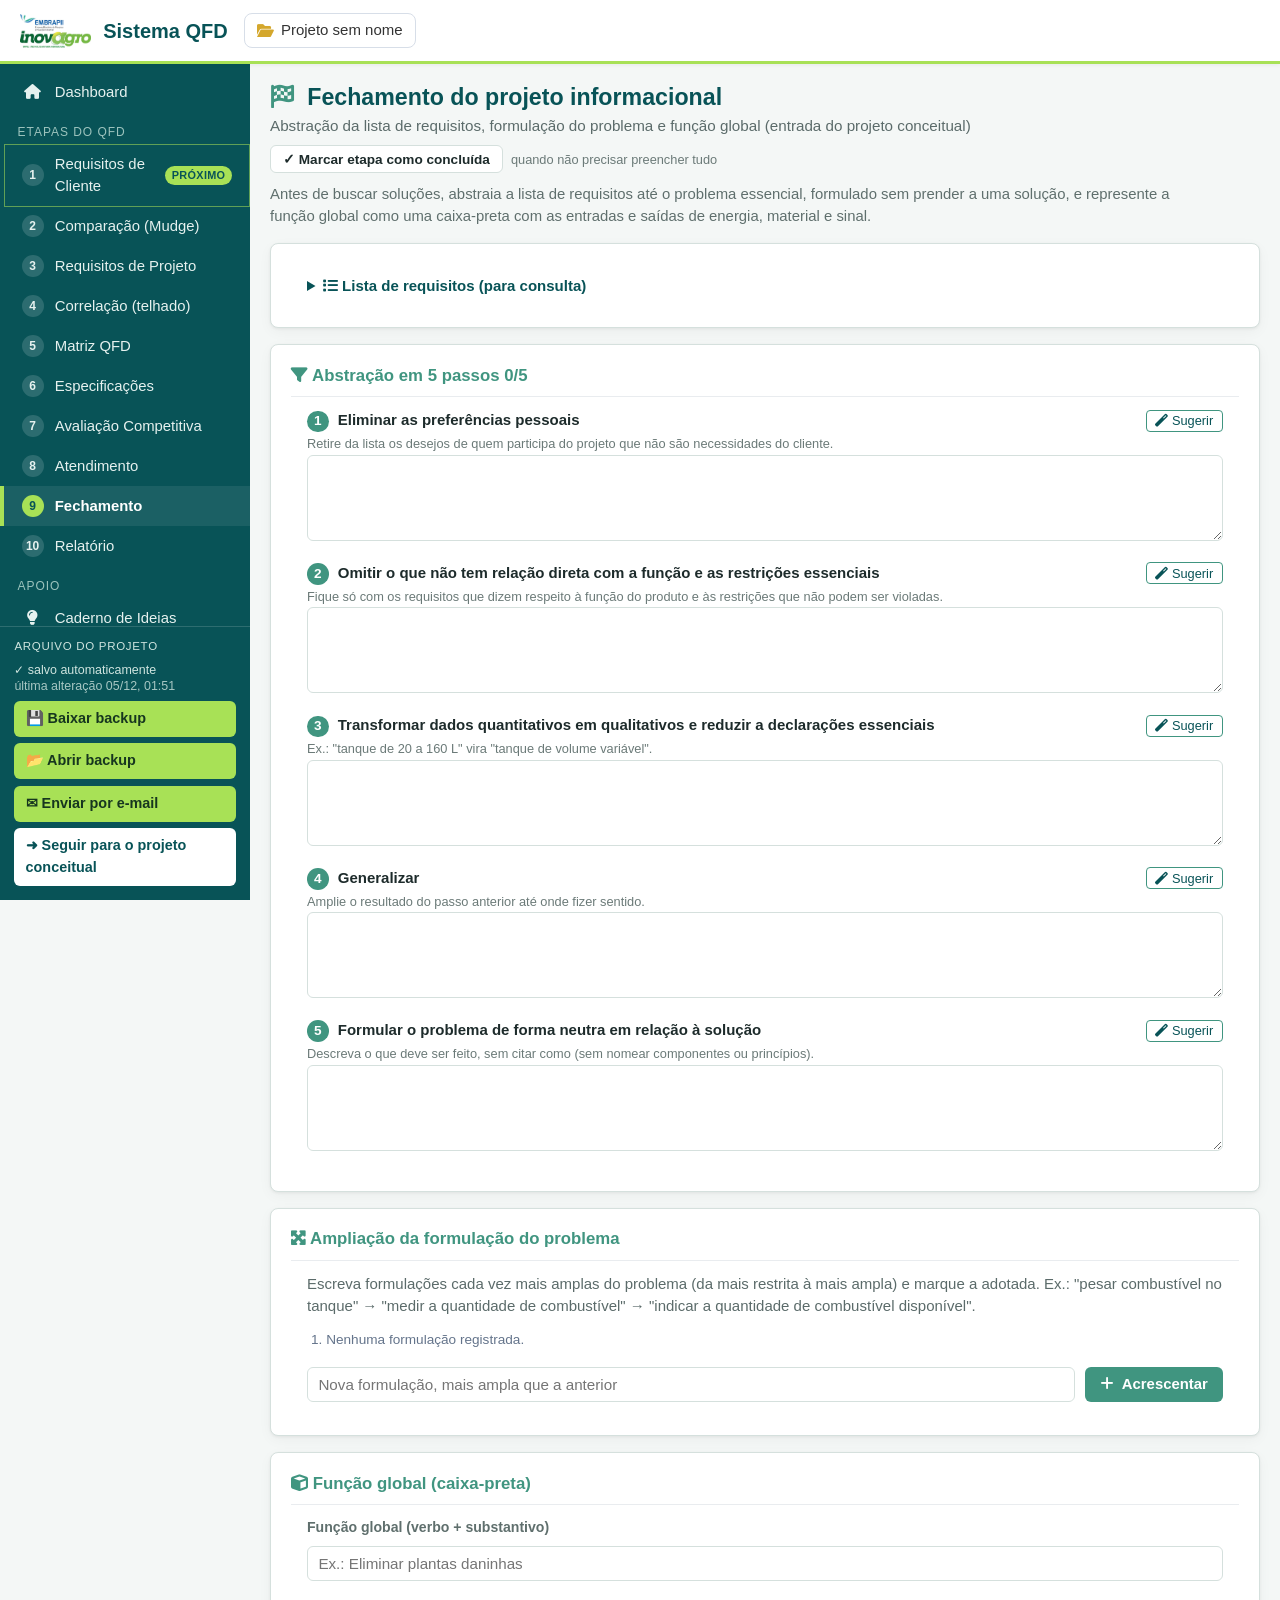
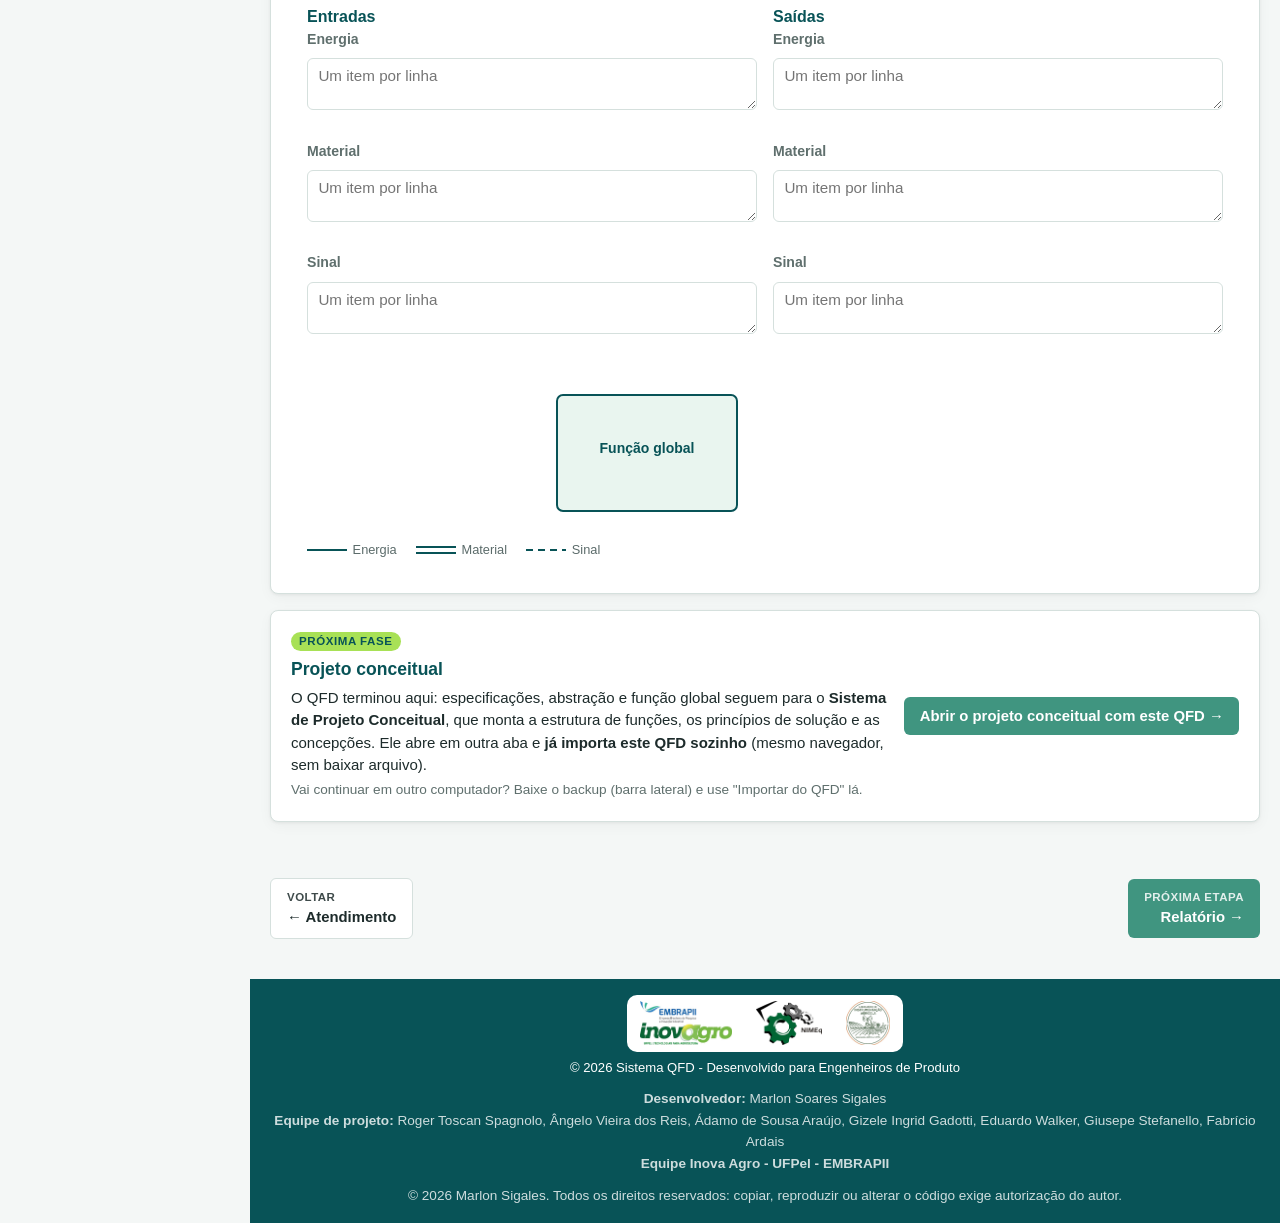
<file: pages/fechamento.html>
<!DOCTYPE html>
<html lang="pt-BR">
<head>
    <meta charset="UTF-8">
    <meta name="viewport" content="width=device-width, initial-scale=1.0">
    <link rel="icon" type="image/png" href="../img/icone-instagri.png">
    <link rel="apple-touch-icon" href="../img/icone-instagri-180.png">
    <title>Fechamento - Sistema QFD</title>
    <link rel="preload" href="../css/style.css?v=20261027h" as="style">
    <link rel="stylesheet" href="../css/style.css?v=20261027h">
    <link href="../lib/fontawesome/css/all.min.css" rel="stylesheet">
</head>
<body>

    <header class="topbar">
        <button type="button" class="sidebar-toggle" aria-label="Abrir o menu" aria-controls="sidebar" aria-expanded="false"><i class="fas fa-bars"></i></button>
        <a href="../index.html" class="topbar-marca" title="Dashboard">
            <img src="../img/logo-inovaagro.png" alt="EMBRAPII - Inova Agro" height="34">
            <span>Sistema QFD</span>
        </a>
        <span class="topbar-projeto" title="Nome do projeto (editar no Dashboard)"><i class="fas fa-folder-open"></i> <span id="topbar-projeto-nome">Projeto</span></span>
        <span class="topbar-selo" title="Os dados ficam salvos neste navegador; exporte o backup para levar a outro computador"><i class="fas fa-globe"></i> guardado no navegador</span>
        <div class="topbar-acoes">
            <div class="nav-page-actions">
                <a href="atendimento-requisitos.html" class="btn btn-secondary">
                    <i class="fas fa-arrow-left"></i> Atendimento
                </a>
                <a href="relatorio.html" class="btn btn-primary">
                    Relatório <i class="fas fa-arrow-right"></i>
                </a>
            </div>
            <div class="nav-dropdown topbar-backup">
                <a href="#" class="dropdown-toggle"><i class="fas fa-database"></i> <span class="topbar-rotulo">Backup &amp; Export</span> <i class="fas fa-chevron-down topbar-seta"></i></a>
                <div class="dropdown-menu">
                    <a href="#" onclick="exportProjectData()"><i class="fas fa-download"></i> Exportar Backup (JSON)</a>
                    <a href="#" onclick="exportarEEnviarEmail()"><i class="fas fa-envelope"></i> Exportar e enviar por e-mail</a>
                    <a href="#" onclick="document.getElementById('import-file').click()"><i class="fas fa-upload"></i> Importar Backup (JSON)</a>
                </div>
            </div>
        </div>
        <input type="file" id="import-file" style="display: none;" onchange="importProjectData(event)" accept=".json">
    </header>
    <div class="app-shell">
    <aside class="sidebar" id="sidebar">
        <nav aria-label="Etapas do QFD">
            <a href="../index.html" class="sidebar-link" title="Dashboard"><i class="fas fa-home"></i><span>Dashboard</span></a>
            <div class="sidebar-grupo">Etapas do QFD</div>
            <a href="requisitos-cliente.html" class="sidebar-link" title="Requisitos de Cliente"><span class="sidebar-num">1</span><span>Requisitos de Cliente</span></a>
            <a href="comparacao-cliente.html" class="sidebar-link" title="Comparação (Mudge)"><span class="sidebar-num">2</span><span>Comparação (Mudge)</span></a>
            <a href="requisitos-projeto.html" class="sidebar-link" title="Requisitos de Projeto"><span class="sidebar-num">3</span><span>Requisitos de Projeto</span></a>
            <a href="correlacao-projeto.html" class="sidebar-link" title="Correlação (telhado)"><span class="sidebar-num">4</span><span>Correlação (telhado)</span></a>
            <a href="matriz-qfd.html" class="sidebar-link" title="Matriz QFD"><span class="sidebar-num">5</span><span>Matriz QFD</span></a>
            <a href="especificacoes.html" class="sidebar-link" title="Especificações"><span class="sidebar-num">6</span><span>Especificações</span></a>
            <a href="avaliacao-competitiva.html" class="sidebar-link" title="Avaliação Competitiva"><span class="sidebar-num">7</span><span>Avaliação Competitiva</span></a>
            <a href="atendimento-requisitos.html" class="sidebar-link" title="Atendimento"><span class="sidebar-num">8</span><span>Atendimento</span></a>
            <a href="fechamento.html" class="sidebar-link ativo" aria-current="page" title="Fechamento (abstração e função global)"><span class="sidebar-num">9</span><span>Fechamento</span></a>
            <a href="relatorio.html" class="sidebar-link" title="Relatório"><span class="sidebar-num">10</span><span>Relatório</span></a>
            <div class="sidebar-grupo">Apoio</div>
            <a href="ideias.html" class="sidebar-link" title="Caderno de Ideias"><i class="fas fa-lightbulb"></i><span>Caderno de Ideias</span></a>
            <a href="referencias.html" class="sidebar-link" title="Estado da técnica e referências"><i class="fas fa-book"></i><span>Referências</span></a>
            <a href="tutorial.html" class="sidebar-link" title="Tutorial: projeto de exemplo (roda de bicicleta)"><i class="fas fa-graduation-cap"></i><span>Tutorial</span></a>
        </nav>
    </aside>
        <div class="app-conteudo">
            <div class="page-titulo">
                <h1><i class="fas fa-flag-checkered"></i> Fechamento do projeto informacional</h1>
                <p>Abstração da lista de requisitos, formulação do problema e função global (entrada do projeto conceitual)</p>
            </div>

    <main class="main-content">
        <div class="container">
            <div class="page-header">
                <h2>Do que foi especificado ao problema essencial</h2>
                <p>Antes de buscar soluções, abstraia a lista de requisitos até o problema essencial, formulado sem prender a uma solução, e represente a função global como uma caixa-preta com as entradas e saídas de energia, material e sinal.</p>
            </div>

            <div class="card">
                <details class="fechamento-requisitos">
                    <summary><i class="fas fa-list"></i> Lista de requisitos (para consulta)</summary>
                    <div id="fechamento-lista-requisitos"></div>
                </details>
            </div>

            <div class="card">
                <div class="card-header">
                    <h3 class="card-title"><i class="fas fa-filter"></i> Abstração em 5 passos <span class="section-count" id="total-passos">0/5</span></h3>
                </div>
                <div id="passos-abstracao" class="fechamento-passos"></div>
            </div>

            <div class="card">
                <div class="card-header">
                    <h3 class="card-title"><i class="fas fa-expand-arrows-alt"></i> Ampliação da formulação do problema</h3>
                </div>
                <p class="fechamento-dica">Escreva formulações cada vez mais amplas do problema (da mais restrita à mais ampla) e marque a adotada. Ex.: "pesar combustível no tanque" → "medir a quantidade de combustível" → "indicar a quantidade de combustível disponível".</p>
                <ol id="lista-formulacoes" class="fechamento-formulacoes"></ol>
                <form id="form-formulacao" class="fechamento-form" autocomplete="off">
                    <input type="text" id="formulacao-texto" class="form-control" maxlength="500" placeholder="Nova formulação, mais ampla que a anterior">
                    <button type="submit" class="btn btn-primary"><i class="fas fa-plus"></i> Acrescentar</button>
                </form>
            </div>

            <div class="card">
                <div class="card-header">
                    <h3 class="card-title"><i class="fas fa-cube"></i> Função global (caixa-preta)</h3>
                </div>
                <div class="fechamento-funcao">
                    <div class="form-group">
                        <label for="funcao-nome">Função global (verbo + substantivo)</label>
                        <input type="text" id="funcao-nome" class="form-control" maxlength="120" placeholder="Ex.: Eliminar plantas daninhas">
                    </div>
                    <div class="fechamento-fluxos">
                        <div><h4>Entradas</h4><div id="fluxos-entradas"></div></div>
                        <div><h4>Saídas</h4><div id="fluxos-saidas"></div></div>
                    </div>
                    <div class="caixa-preta-area">
                        <div id="caixa-preta"></div>
                        <div id="caixa-preta-legenda"></div>
                    </div>
                </div>
            </div>

            <div class="card proxima-fase" id="proxima-fase">
                <div class="proxima-fase-texto">
                    <span class="proximo-passo-rotulo">Próxima fase</span>
                    <h3>Projeto conceitual</h3>
                    <p>O QFD terminou aqui: especificações, abstração e função global seguem para o <b>Sistema de Projeto Conceitual</b>, que monta a estrutura de funções, os princípios de solução e as concepções. Ele abre em outra aba e <b>já importa este QFD sozinho</b> (mesmo navegador, sem baixar arquivo).</p>
                    <p class="proxima-fase-nota">Vai continuar em outro computador? Baixe o backup (barra lateral) e use "Importar do QFD" lá.</p>
                </div>
                <a class="btn btn-primary btn-proxima-fase" id="link-conceitual" href="https://marlonsigales.github.io/ProjetoConceitual/#/inicio?qfd=navegador" target="_blank" rel="noopener">Abrir o projeto conceitual com este QFD →</a>
            </div>
        </div>
    </main>

    <footer class="footer">
        <div class="container">
            <div class="footer-logos">
                <img src="../img/logo-inovaagro.png" alt="EMBRAPII - Inova Agro - UFPel" height="64">
                <img src="../img/logo-nimeq.png" alt="NIMEq" height="64">
                <img src="../img/logo-instagri.png" alt="Laboratório de Instrumentação Agrícola - UFPel" height="64">
            </div>
            <p>&copy; 2026 Sistema QFD - Desenvolvido para Engenheiros de Produto</p>
            <p class="footer-credits">
                <strong>Desenvolvedor:</strong> Marlon Soares Sigales<br>
                <strong>Equipe de projeto:</strong> Roger Toscan Spagnolo, Ângelo Vieira dos Reis, Ádamo de Sousa Araújo, Gizele Ingrid Gadotti, Eduardo Walker, Giusepe Stefanello, Fabrício Ardais<br>
                <strong>Equipe Inova Agro - UFPel - EMBRAPII</strong>
            </p>
            <p class="footer-credits">
                © 2026 Marlon Sigales. Todos os direitos reservados: copiar, reproduzir ou alterar o código exige autorização do autor.
            </p>
        </div>
    </footer>
        </div>
    </div>

    <script src="../js/database.js?v=20261027h"></script>
    <script src="../js/utils.js?v=20261027h"></script>
    <script src="../js/fechamento.js"></script>
</body>
</html>
</file>
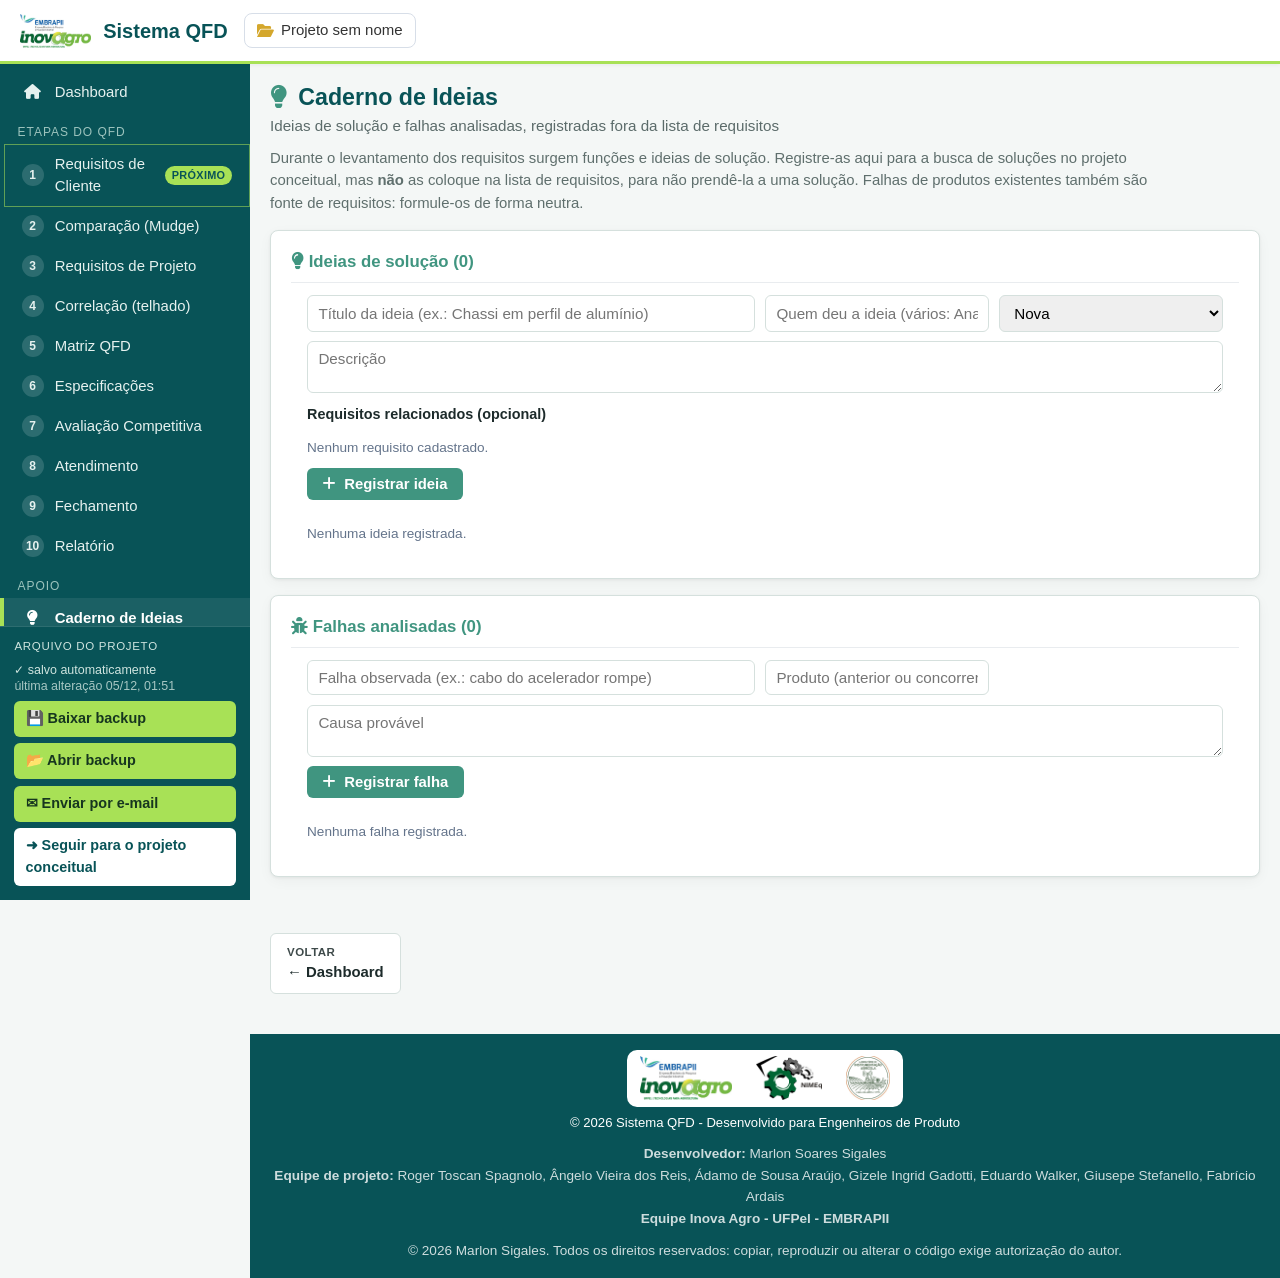
<file: pages/ideias.html>
<!DOCTYPE html>
<html lang="pt-BR">
<head>
    <meta charset="UTF-8">
    <meta name="viewport" content="width=device-width, initial-scale=1.0">
    <link rel="icon" type="image/png" href="../img/icone-instagri.png">
    <link rel="apple-touch-icon" href="../img/icone-instagri-180.png">
    <title>Caderno de Ideias - Sistema QFD</title>
    <link rel="preload" href="../css/style.css?v=20261027h" as="style">
    <link rel="stylesheet" href="../css/style.css?v=20261027h">
    <link href="../lib/fontawesome/css/all.min.css" rel="stylesheet">
</head>
<body>

    <header class="topbar">
        <button type="button" class="sidebar-toggle" aria-label="Abrir o menu" aria-controls="sidebar" aria-expanded="false"><i class="fas fa-bars"></i></button>
        <a href="../index.html" class="topbar-marca" title="Dashboard">
            <img src="../img/logo-inovaagro.png" alt="EMBRAPII - Inova Agro" height="34">
            <span>Sistema QFD</span>
        </a>
        <span class="topbar-projeto" title="Nome do projeto (editar no Dashboard)"><i class="fas fa-folder-open"></i> <span id="topbar-projeto-nome">Projeto</span></span>
        <span class="topbar-selo" title="Os dados ficam salvos neste navegador; exporte o backup para levar a outro computador"><i class="fas fa-globe"></i> guardado no navegador</span>
        <div class="topbar-acoes">
            <div class="nav-page-actions">
                <a href="../index.html" class="btn btn-secondary">
                    <i class="fas fa-arrow-left"></i> Dashboard
                </a>
            </div>
            <div class="nav-dropdown topbar-backup">
                <a href="#" class="dropdown-toggle"><i class="fas fa-database"></i> <span class="topbar-rotulo">Backup &amp; Export</span> <i class="fas fa-chevron-down topbar-seta"></i></a>
                <div class="dropdown-menu">
                    <a href="#" onclick="exportProjectData()"><i class="fas fa-download"></i> Exportar Backup (JSON)</a>
                    <a href="#" onclick="exportarEEnviarEmail()"><i class="fas fa-envelope"></i> Exportar e enviar por e-mail</a>
                    <a href="#" onclick="document.getElementById('import-file').click()"><i class="fas fa-upload"></i> Importar Backup (JSON)</a>
                </div>
            </div>
        </div>
        <input type="file" id="import-file" style="display: none;" onchange="importProjectData(event)" accept=".json">
    </header>
    <div class="app-shell">
    <aside class="sidebar" id="sidebar">
        <nav aria-label="Etapas do QFD">
            <a href="../index.html" class="sidebar-link" title="Dashboard"><i class="fas fa-home"></i><span>Dashboard</span></a>
            <div class="sidebar-grupo">Etapas do QFD</div>
            <a href="requisitos-cliente.html" class="sidebar-link" title="Requisitos de Cliente"><span class="sidebar-num">1</span><span>Requisitos de Cliente</span></a>
            <a href="comparacao-cliente.html" class="sidebar-link" title="Comparação (Mudge)"><span class="sidebar-num">2</span><span>Comparação (Mudge)</span></a>
            <a href="requisitos-projeto.html" class="sidebar-link" title="Requisitos de Projeto"><span class="sidebar-num">3</span><span>Requisitos de Projeto</span></a>
            <a href="correlacao-projeto.html" class="sidebar-link" title="Correlação (telhado)"><span class="sidebar-num">4</span><span>Correlação (telhado)</span></a>
            <a href="matriz-qfd.html" class="sidebar-link" title="Matriz QFD"><span class="sidebar-num">5</span><span>Matriz QFD</span></a>
            <a href="especificacoes.html" class="sidebar-link" title="Especificações"><span class="sidebar-num">6</span><span>Especificações</span></a>
            <a href="avaliacao-competitiva.html" class="sidebar-link" title="Avaliação Competitiva"><span class="sidebar-num">7</span><span>Avaliação Competitiva</span></a>
            <a href="atendimento-requisitos.html" class="sidebar-link" title="Atendimento"><span class="sidebar-num">8</span><span>Atendimento</span></a>
            <a href="fechamento.html" class="sidebar-link" title="Fechamento (abstração e função global)"><span class="sidebar-num">9</span><span>Fechamento</span></a>
            <a href="relatorio.html" class="sidebar-link" title="Relatório"><span class="sidebar-num">10</span><span>Relatório</span></a>
            <div class="sidebar-grupo">Apoio</div>
            <a href="ideias.html" class="sidebar-link ativo" aria-current="page" title="Caderno de Ideias"><i class="fas fa-lightbulb"></i><span>Caderno de Ideias</span></a>
            <a href="referencias.html" class="sidebar-link" title="Estado da técnica e referências"><i class="fas fa-book"></i><span>Referências</span></a>
            <a href="tutorial.html" class="sidebar-link" title="Tutorial: projeto de exemplo (roda de bicicleta)"><i class="fas fa-graduation-cap"></i><span>Tutorial</span></a>
        </nav>
    </aside>
        <div class="app-conteudo">
            <div class="page-titulo">
                <h1><i class="fas fa-lightbulb"></i> Caderno de Ideias</h1>
                <p>Ideias de solução e falhas analisadas, registradas fora da lista de requisitos</p>
            </div>

    <main class="main-content">
        <div class="container">
            <div class="page-header">
                <h2>Caderno de ideias de solução</h2>
                <p>Durante o levantamento dos requisitos surgem funções e ideias de solução. Registre-as aqui para a busca de soluções no projeto conceitual, mas <strong>não</strong> as coloque na lista de requisitos, para não prendê-la a uma solução. Falhas de produtos existentes também são fonte de requisitos: formule-os de forma neutra.</p>
            </div>

            <div class="card">
                <div class="card-header">
                    <h3 class="card-title"><i class="fas fa-lightbulb"></i> Ideias de solução <span class="section-count" id="total-ideias">0</span></h3>
                </div>
                <form id="form-ideia" class="ideias-form" autocomplete="off">
                    <div class="ideias-form-linha">
                        <input type="text" id="ideia-titulo" class="form-control" maxlength="120" placeholder="Título da ideia (ex.: Chassi em perfil de alumínio)">
                        <input type="text" id="ideia-autor" class="form-control" maxlength="300" placeholder="Quem deu a ideia (vários: Ana, Bruno, Carla)" title="Obrigatório. Vários nomes: separe por vírgula" required>
                        <select id="ideia-status" class="form-control"></select>
                    </div>
                    <textarea id="ideia-descricao" class="form-control" rows="2" maxlength="2000" placeholder="Descrição"></textarea>
                    <div>
                        <label class="ideias-rotulo">Requisitos relacionados (opcional)</label>
                        <div id="ideia-requisitos" class="ideias-requisitos-escolha"></div>
                    </div>
                    <div><button type="submit" class="btn btn-primary"><i class="fas fa-plus"></i> Registrar ideia</button></div>
                </form>
                <div id="lista-ideias" class="ideias-lista"></div>
            </div>

            <div class="card">
                <div class="card-header">
                    <h3 class="card-title"><i class="fas fa-bug"></i> Falhas analisadas <span class="section-count" id="total-falhas">0</span></h3>
                </div>
                <form id="form-falha" class="ideias-form" autocomplete="off">
                    <div class="ideias-form-linha">
                        <input type="text" id="falha-texto" class="form-control" maxlength="300" placeholder="Falha observada (ex.: cabo do acelerador rompe)">
                        <input type="text" id="falha-produto" class="form-control" maxlength="100" placeholder="Produto (anterior ou concorrente)">
                    </div>
                    <textarea id="falha-causa" class="form-control" rows="2" maxlength="1000" placeholder="Causa provável"></textarea>
                    <div><button type="submit" class="btn btn-primary"><i class="fas fa-plus"></i> Registrar falha</button></div>
                </form>
                <div id="lista-falhas" class="ideias-lista"></div>
            </div>
        </div>
    </main>

    <footer class="footer">
        <div class="container">
            <div class="footer-logos">
                <img src="../img/logo-inovaagro.png" alt="EMBRAPII - Inova Agro - UFPel" height="64">
                <img src="../img/logo-nimeq.png" alt="NIMEq" height="64">
                <img src="../img/logo-instagri.png" alt="Laboratório de Instrumentação Agrícola - UFPel" height="64">
            </div>
            <p>&copy; 2026 Sistema QFD - Desenvolvido para Engenheiros de Produto</p>
            <p class="footer-credits">
                <strong>Desenvolvedor:</strong> Marlon Soares Sigales<br>
                <strong>Equipe de projeto:</strong> Roger Toscan Spagnolo, Ângelo Vieira dos Reis, Ádamo de Sousa Araújo, Gizele Ingrid Gadotti, Eduardo Walker, Giusepe Stefanello, Fabrício Ardais<br>
                <strong>Equipe Inova Agro - UFPel - EMBRAPII</strong>
            </p>
            <p class="footer-credits">
                © 2026 Marlon Sigales. Todos os direitos reservados: copiar, reproduzir ou alterar o código exige autorização do autor.
            </p>
        </div>
    </footer>
        </div>
    </div>

    <script src="../js/database.js?v=20261027h"></script>
    <script src="../js/utils.js?v=20261027h"></script>
    <script src="../js/ideias.js"></script>
</body>
</html>
</file>
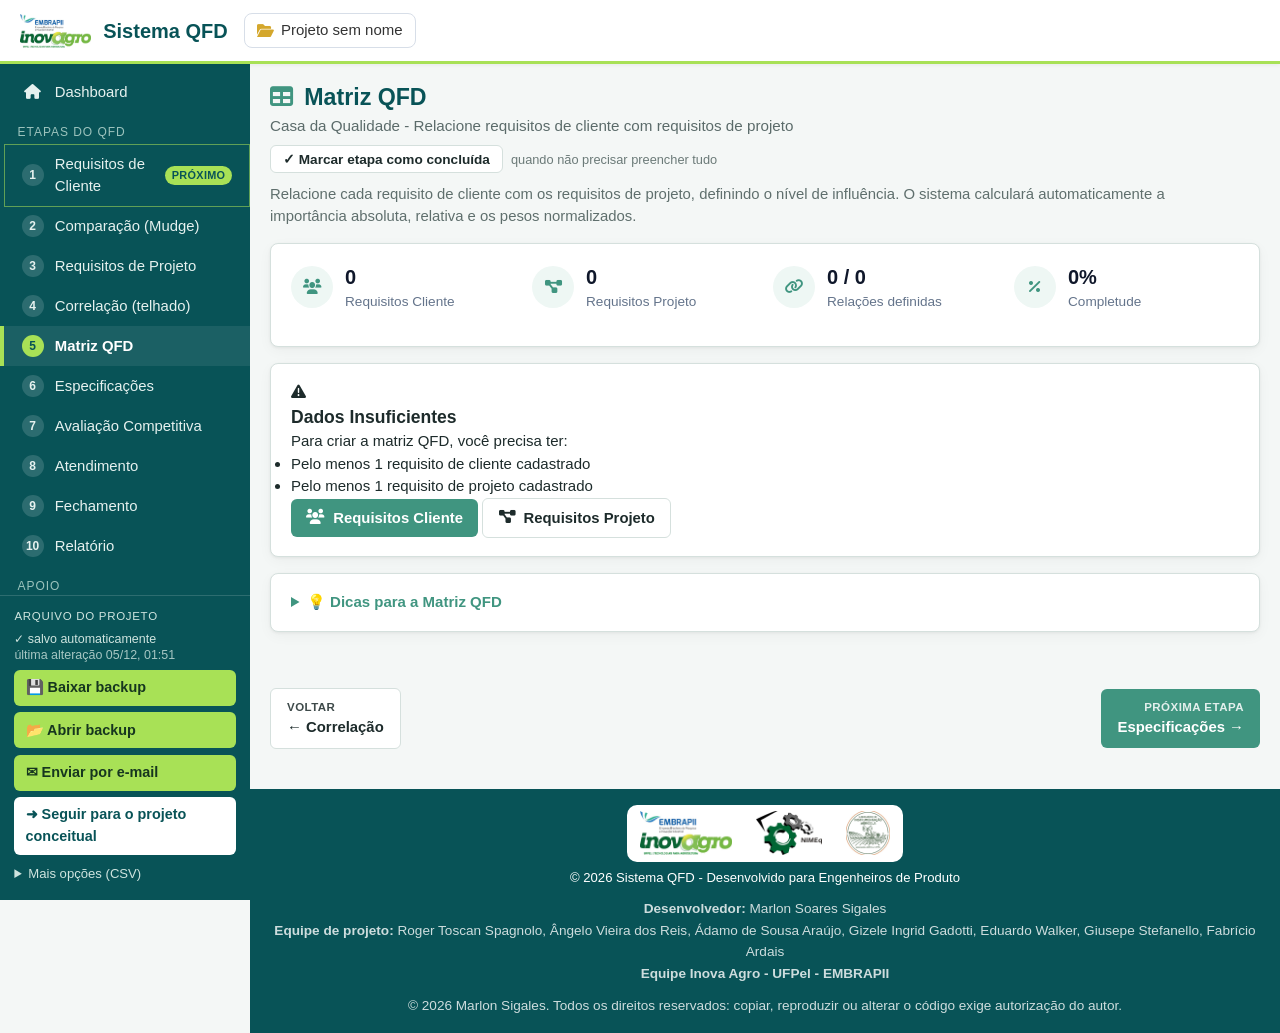
<file: pages/matriz-qfd.html>
<!DOCTYPE html>
<html lang="pt-BR">
<head>
    <meta charset="UTF-8">
    <meta name="viewport" content="width=device-width, initial-scale=1.0">
    <link rel="icon" type="image/png" href="../img/icone-instagri.png">
    <link rel="apple-touch-icon" href="../img/icone-instagri-180.png">
    <title>Matriz QFD - Sistema QFD</title>
    <link rel="preload" href="../css/style.css?v=20261027h" as="style">
    <link rel="stylesheet" href="../css/style.css?v=20261027h">
    <link href="../lib/fontawesome/css/all.min.css" rel="stylesheet">
</head>
<body>

    <header class="topbar">
        <button type="button" class="sidebar-toggle" aria-label="Abrir o menu" aria-controls="sidebar" aria-expanded="false"><i class="fas fa-bars"></i></button>
        <a href="../index.html" class="topbar-marca" title="Dashboard">
            <img src="../img/logo-inovaagro.png" alt="EMBRAPII - Inova Agro" height="34">
            <span>Sistema QFD</span>
        </a>
        <span class="topbar-projeto" title="Nome do projeto (editar no Dashboard)"><i class="fas fa-folder-open"></i> <span id="topbar-projeto-nome">Projeto</span></span>
        <span class="topbar-selo" title="Os dados ficam salvos neste navegador; exporte o backup para levar a outro computador"><i class="fas fa-globe"></i> guardado no navegador</span>
        <div class="topbar-acoes">
            <div class="nav-page-actions">
                <a href="correlacao-projeto.html" class="btn btn-secondary">
                    <i class="fas fa-arrow-left"></i> Correlação
                </a>
                <a href="especificacoes.html" class="btn btn-primary" id="btn-proximo">
                    Especificações <i class="fas fa-arrow-right"></i>
                </a>
            </div>
            <div class="nav-dropdown topbar-backup">
                <a href="#" class="dropdown-toggle"><i class="fas fa-database"></i> <span class="topbar-rotulo">Backup &amp; Export</span> <i class="fas fa-chevron-down topbar-seta"></i></a>
                <div class="dropdown-menu">
                    <a href="#" onclick="exportProjectData()"><i class="fas fa-download"></i> Exportar Backup (JSON)</a>
                    <a href="#" onclick="exportarEEnviarEmail()"><i class="fas fa-envelope"></i> Exportar e enviar por e-mail</a>
                    <a href="#" onclick="document.getElementById('import-file').click()"><i class="fas fa-upload"></i> Importar Backup (JSON)</a>
                    <hr>
                    <a href="#" onclick="document.getElementById('import-csv-cliente').click()"><i class="fas fa-file-csv"></i> Importar Req. Cliente (CSV)</a>
                    <a href="#" onclick="document.getElementById('import-csv-projeto').click()"><i class="fas fa-file-csv"></i> Importar Req. Projeto (CSV)</a>
                    <hr>
                    <a href="#" onclick="exportPageData('cliente')"><i class="fas fa-file-export"></i> Exportar Req. Cliente</a>
                    <a href="#" onclick="exportPageData('projeto')"><i class="fas fa-file-export"></i> Exportar Req. Projeto</a>
                    <a href="#" onclick="exportPageData('matriz')"><i class="fas fa-file-export"></i> Exportar Matriz QFD</a>
                </div>
            </div>
        </div>
        <input type="file" id="import-file" style="display: none;" onchange="importProjectData(event)" accept=".json">
        <input type="file" id="import-csv-cliente" style="display: none;" onchange="importCSV(event, 'cliente')" accept=".csv">
        <input type="file" id="import-csv-projeto" style="display: none;" onchange="importCSV(event, 'projeto')" accept=".csv">
    </header>
    <div class="app-shell">
    <aside class="sidebar" id="sidebar">
        <nav aria-label="Etapas do QFD">
            <a href="../index.html" class="sidebar-link" title="Dashboard"><i class="fas fa-home"></i><span>Dashboard</span></a>
            <div class="sidebar-grupo">Etapas do QFD</div>
            <a href="requisitos-cliente.html" class="sidebar-link" title="Requisitos de Cliente"><span class="sidebar-num">1</span><span>Requisitos de Cliente</span></a>
            <a href="comparacao-cliente.html" class="sidebar-link" title="Comparação (Mudge)"><span class="sidebar-num">2</span><span>Comparação (Mudge)</span></a>
            <a href="requisitos-projeto.html" class="sidebar-link" title="Requisitos de Projeto"><span class="sidebar-num">3</span><span>Requisitos de Projeto</span></a>
            <a href="correlacao-projeto.html" class="sidebar-link" title="Correlação (telhado)"><span class="sidebar-num">4</span><span>Correlação (telhado)</span></a>
            <a href="matriz-qfd.html" class="sidebar-link ativo" aria-current="page" title="Matriz QFD"><span class="sidebar-num">5</span><span>Matriz QFD</span></a>
            <a href="especificacoes.html" class="sidebar-link" title="Especificações"><span class="sidebar-num">6</span><span>Especificações</span></a>
            <a href="avaliacao-competitiva.html" class="sidebar-link" title="Avaliação Competitiva"><span class="sidebar-num">7</span><span>Avaliação Competitiva</span></a>
            <a href="atendimento-requisitos.html" class="sidebar-link" title="Atendimento"><span class="sidebar-num">8</span><span>Atendimento</span></a>
            <a href="fechamento.html" class="sidebar-link" title="Fechamento (abstração e função global)"><span class="sidebar-num">9</span><span>Fechamento</span></a>
            <a href="relatorio.html" class="sidebar-link" title="Relatório"><span class="sidebar-num">10</span><span>Relatório</span></a>
            <div class="sidebar-grupo">Apoio</div>
            <a href="ideias.html" class="sidebar-link" title="Caderno de Ideias"><i class="fas fa-lightbulb"></i><span>Caderno de Ideias</span></a>
            <a href="referencias.html" class="sidebar-link" title="Estado da técnica e referências"><i class="fas fa-book"></i><span>Referências</span></a>
            <a href="tutorial.html" class="sidebar-link" title="Tutorial: projeto de exemplo (roda de bicicleta)"><i class="fas fa-graduation-cap"></i><span>Tutorial</span></a>
        </nav>
    </aside>
        <div class="app-conteudo">
            <div class="page-titulo">
                <h1><i class="fas fa-table"></i> Matriz QFD</h1>
                <p>Casa da Qualidade - Relacione requisitos de cliente com requisitos de projeto</p>
            </div>

    <main class="main-content">
        <div class="container">
            <div class="page-header">
                <h2>Matriz QFD - Casa da Qualidade</h2>
                <p>Relacione cada requisito de cliente com os requisitos de projeto, definindo o nível de influência. O sistema calculará automaticamente a importância absoluta, relativa e os pesos normalizados.</p>
            </div>

            <!-- Status da matriz -->
            <div class="card status-card">
                <div class="status-info">
                    <div class="status-item">
                        <div class="status-icon">
                            <i class="fas fa-users"></i>
                        </div>
                        <div class="status-content">
                            <h4 id="total-req-cliente">0</h4>
                            <p>Requisitos Cliente</p>
                        </div>
                    </div>
                    <div class="status-item">
                        <div class="status-icon">
                            <i class="fas fa-project-diagram"></i>
                        </div>
                        <div class="status-content">
                            <h4 id="total-req-projeto">0</h4>
                            <p>Requisitos Projeto</p>
                        </div>
                    </div>
                    <div class="status-item">
                        <div class="status-icon">
                            <i class="fas fa-link"></i>
                        </div>
                        <div class="status-content">
                            <h4 id="relacoes-feitas">0 / 0</h4>
                            <p>Relações definidas</p>
                        </div>
                    </div>
                    <div class="status-item">
                        <div class="status-icon">
                            <i class="fas fa-percentage"></i>
                        </div>
                        <div class="status-content">
                            <h4 id="progresso-percentual">0%</h4>
                            <p>Completude</p>
                        </div>
                    </div>
                </div>
                <div class="progress-bar">
                    <div class="progress-fill" id="progress-fill" style="width: 0%"></div>
                </div>
            </div>

            <!-- Aviso se não há dados suficientes -->
            <div id="verificacao-pendente" class="card alert-card" style="display: none;">
                <div class="alert-content">
                    <div class="alert-icon">
                        <i class="fas fa-clipboard-check"></i>
                    </div>
                    <div class="alert-text">
                        <h3>Verificação da lista pendente</h3>
                        <p>Este projeto exige a verificação da lista de requisitos de projeto antes da Matriz QFD. Marque os critérios e confirme a verificação; se a lista mudar depois, confirme de novo.</p>
                        <div class="alert-actions">
                            <a href="requisitos-projeto.html#verificacao-card" class="btn btn-primary">Ir para a verificação</a>
                        </div>
                    </div>
                </div>
            </div>

            <div id="insufficient-data" class="card alert-card" style="display: none;">
                <div class="alert-content">
                    <div class="alert-icon">
                        <i class="fas fa-exclamation-triangle"></i>
                    </div>
                    <div class="alert-text">
                        <h3>Dados Insuficientes</h3>
                        <p>Para criar a matriz QFD, você precisa ter:</p>
                        <ul>
                            <li>Pelo menos 1 requisito de cliente cadastrado</li>
                            <li>Pelo menos 1 requisito de projeto cadastrado</li>
                        </ul>
                        <div class="alert-actions">
                            <a href="requisitos-cliente.html" class="btn btn-primary">
                                <i class="fas fa-users"></i> Requisitos Cliente
                            </a>
                            <a href="requisitos-projeto.html" class="btn btn-secondary">
                                <i class="fas fa-project-diagram"></i> Requisitos Projeto
                            </a>
                        </div>
                    </div>
                </div>
            </div>

            <!-- Legenda de influência -->
            <div id="influence-legend" class="card info-card" style="display: none;">
                <div class="card-header">
                    <h3 class="card-title"><i class="fas fa-info-circle"></i> Níveis de Influência</h3>
                </div>
                <div class="influence-levels">
                    <div class="influence-level">
                        <div class="influence-symbol level-1">1</div>
                        <div class="influence-info">
                            <h4>Influência Fraca</h4>
                            <p>O requisito de projeto tem pouca influência no atendimento do requisito de cliente.</p>
                        </div>
                    </div>
                    <div class="influence-level">
                        <div class="influence-symbol level-3">3</div>
                        <div class="influence-info">
                            <h4>Influência Moderada</h4>
                            <p>O requisito de projeto tem influência moderada no atendimento do requisito de cliente.</p>
                        </div>
                    </div>
                    <div class="influence-level">
                        <div class="influence-symbol level-9">9</div>
                        <div class="influence-info">
                            <h4>Influência Forte</h4>
                            <p>O requisito de projeto tem forte influência no atendimento do requisito de cliente.</p>
                        </div>
                    </div>
                </div>
            </div>

            <!-- Modal de Preenchimento Instantâneo -->
            <div id="influence-modal" class="modal">
                <div class="modal-content">
                    <div class="modal-header">
                        <h3>Definir Influência</h3>
                        <span class="close-modal" onclick="closeInfluenceModal()">&times;</span>
                    </div>
                    <div class="modal-body">
                        <div id="modal-comparison-info" class="comparison-info"></div>
                        <div class="influence-options">
                            <button class="influence-opt level-0" onclick="setInfluence(0)">0 - Nenhuma</button>
                            <button class="influence-opt level-1" onclick="setInfluence(1)">1 - Fraca</button>
                            <button class="influence-opt level-3" onclick="setInfluence(3)">3 - Moderada</button>
                            <button class="influence-opt level-9" onclick="setInfluence(9)">9 - Forte</button>
                        </div>
                        <div class="influence-nav">
                            <button class="btn btn-sm btn-secondary" id="prev-influence" onclick="goToPrevInfluenceCell()" title="Voltar para a célula anterior (Shift+Enter), sem salvar esta">
                                <i class="fas fa-arrow-left"></i> Anterior
                            </button>
                        </div>
                    </div>
                </div>
            </div>

            <!-- Matriz QFD principal -->
            <div id="qfd-section" class="card qfd-card" style="display: none;">
                <div class="card-header">
                    <h3 class="card-title">
                        <i class="fas fa-home"></i> Casa da Qualidade
                        <div class="qfd-actions">
                            <button class="btn btn-sm btn-secondary" onclick="resetMatrix()" title="Resetar todas as relações">
                                <i class="fas fa-undo"></i> Resetar
                            </button>
                            <button class="btn btn-sm btn-primary" onclick="autoFillSuggestions()" title="Sugestões automáticas baseadas em palavras-chave">
                                <i class="fas fa-magic"></i> Sugestões
                            </button>
                            <button class="btn btn-sm btn-success" onclick="exportMatrix()" title="Exportar matriz completa">
                                <i class="fas fa-download"></i> Exportar
                            </button>
                        </div>
                    </h3>
                </div>
                
                <div class="qfd-instructions">
                    <h4><i class="fas fa-question-circle"></i> Como Preencher:</h4>
                    <p><strong>Para cada célula da matriz:</strong> Clique para definir o nível de influência (1, 3 ou 9) que o requisito de projeto (coluna) tem sobre o requisito de cliente (linha). Deixe em branco se não houver influência significativa.</p>
                    <div class="qfd-controls" style="margin-top: 10px;">
                        <button class="btn btn-sm btn-secondary" onclick="toggleRoof()" id="btn-toggle-roof">
                            <i class="fas fa-compress-alt"></i> Recolher Telhado
                        </button>
                        <button class="btn btn-sm btn-secondary" onclick="toggleDirections()" id="btn-toggle-directions">
                            <i class="fas fa-eye-slash"></i> Ocultar Sentidos
                        </button>
                        <label class="escala-valor-cliente" title="Valor de cada requisito de cliente usado no cálculo da importância dos requisitos de projeto">
                            Valor do requisito de cliente:
                            <select id="escala-valor-cliente" class="form-control">
                                <option value="pontuacao">Pontuação do Mudge</option>
                                <option value="classes">Classes de 1 a 10</option>
                            </select>
                        </label>
                    </div>
                </div>

                <div class="qfd-container">
                    <div class="qfd-matrix-wrapper">
                        <div id="qfd-matrix" class="qfd-matrix">
                            <!-- Telhado (somente leitura) + matriz em tabela unificada -->
                        </div>
                    </div>
                </div>
            </div>

            <!-- Dicas e orientações -->
            <div class="card info-card">
                <div class="card-header">
                    <h3 class="card-title"><i class="fas fa-lightbulb"></i> Dicas para a Matriz QFD</h3>
                </div>
                <div class="tips-grid">
                    <div class="tip-item">
                        <div class="tip-icon">
                            <i class="fas fa-crosshairs"></i>
                        </div>
                        <div class="tip-content">
                            <h4>Foque nas Relações Fortes</h4>
                            <p>Nem toda célula precisa ser preenchida. Concentre-se nas relações mais significativas.</p>
                        </div>
                    </div>
                    <div class="tip-item">
                        <div class="tip-icon">
                            <i class="fas fa-balance-scale"></i>
                        </div>
                        <div class="tip-content">
                            <h4>Seja Consistente</h4>
                            <p>Use os mesmos critérios para avaliar todas as relações na matriz.</p>
                        </div>
                    </div>
                    <div class="tip-item">
                        <div class="tip-icon">
                            <i class="fas fa-users"></i>
                        </div>
                        <div class="tip-content">
                            <h4>Perspectiva do Cliente</h4>
                            <p>Avalie sempre do ponto de vista do cliente: "Este requisito técnico atende esta necessidade?"</p>
                        </div>
                    </div>
                    <div class="tip-item">
                        <div class="tip-icon">
                            <i class="fas fa-chart-line"></i>
                        </div>
                        <div class="tip-content">
                            <h4>Use os Resultados</h4>
                            <p>Os rankings calculados ajudam a priorizar esforços de desenvolvimento.</p>
                        </div>
                    </div>
                </div>
            </div>

        </div>
    </main>

    <footer class="footer">
        <div class="container">
            <div class="footer-logos">
                <img src="../img/logo-inovaagro.png" alt="EMBRAPII - Inova Agro - UFPel" height="64">
                <img src="../img/logo-nimeq.png" alt="NIMEq" height="64">
                <img src="../img/logo-instagri.png" alt="Laboratório de Instrumentação Agrícola - UFPel" height="64">
            </div>
            <p>&copy; 2026 Sistema QFD - Desenvolvido para Engenheiros de Produto</p>
            <p class="footer-credits">
                <strong>Desenvolvedor:</strong> Marlon Soares Sigales<br>
                <strong>Equipe de projeto:</strong> Roger Toscan Spagnolo, Ângelo Vieira dos Reis, Ádamo de Sousa Araújo, Gizele Ingrid Gadotti, Eduardo Walker, Giusepe Stefanello, Fabrício Ardais<br>
                <strong>Equipe Inova Agro - UFPel - EMBRAPII</strong>
            </p>
            <p class="footer-credits">
                © 2026 Marlon Sigales. Todos os direitos reservados: copiar, reproduzir ou alterar o código exige autorização do autor.
            </p>
        </div>
    </footer>
        </div>
    </div>

    <script src="../js/database.js?v=20261027h"></script>
    <script src="../js/utils.js?v=20261027h"></script>
    <script src="../js/matriz-qfd.js"></script>
</body>
</html>
</file>
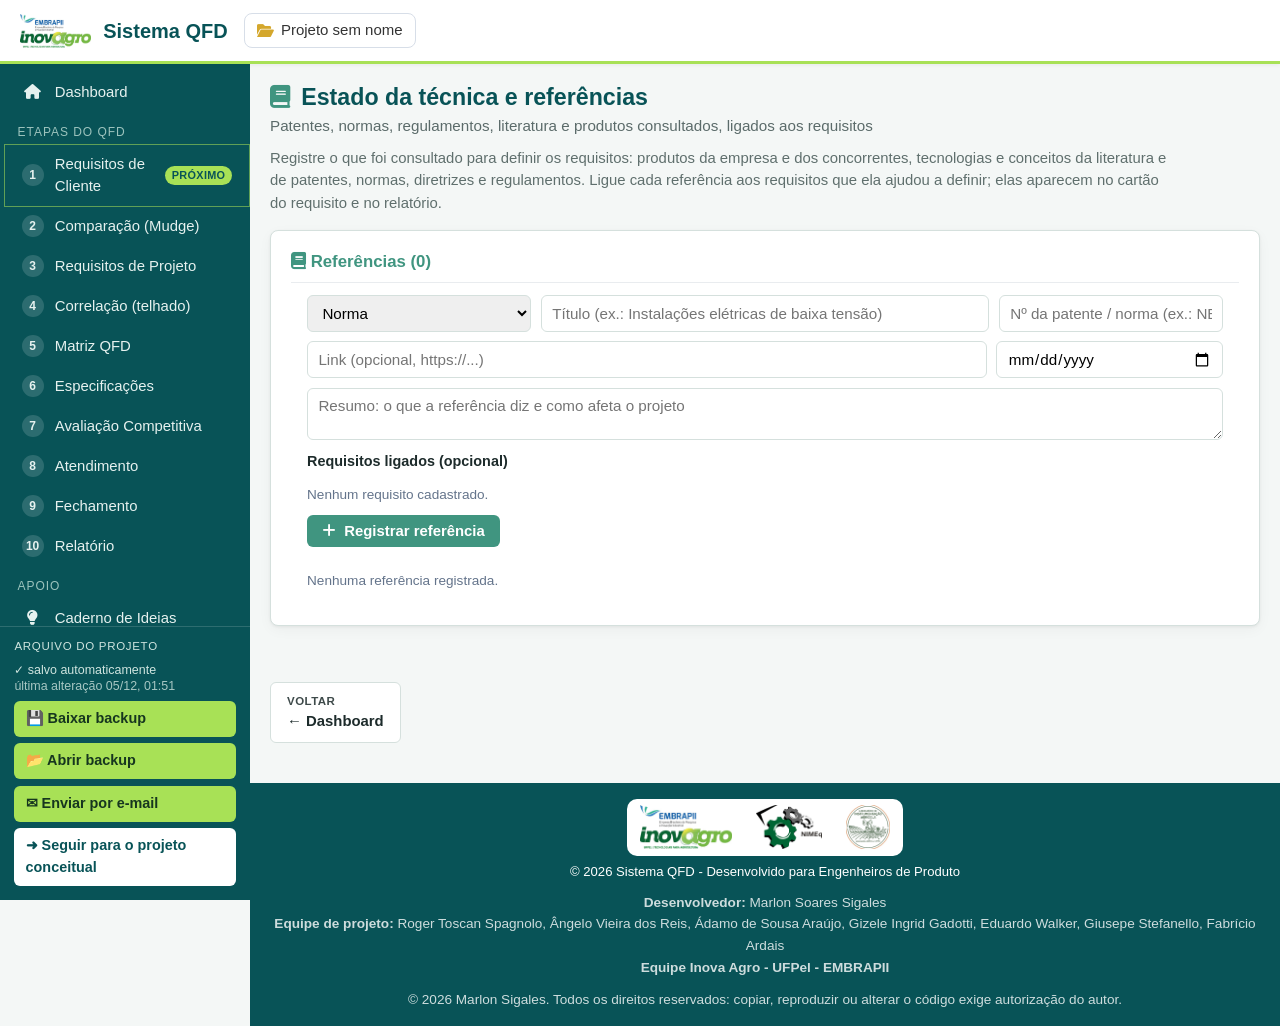
<file: pages/referencias.html>
<!DOCTYPE html>
<html lang="pt-BR">
<head>
    <meta charset="UTF-8">
    <meta name="viewport" content="width=device-width, initial-scale=1.0">
    <link rel="icon" type="image/png" href="../img/icone-instagri.png">
    <link rel="apple-touch-icon" href="../img/icone-instagri-180.png">
    <title>Referências - Sistema QFD</title>
    <link rel="preload" href="../css/style.css?v=20261027h" as="style">
    <link rel="stylesheet" href="../css/style.css?v=20261027h">
    <link href="../lib/fontawesome/css/all.min.css" rel="stylesheet">
</head>
<body>

    <header class="topbar">
        <button type="button" class="sidebar-toggle" aria-label="Abrir o menu" aria-controls="sidebar" aria-expanded="false"><i class="fas fa-bars"></i></button>
        <a href="../index.html" class="topbar-marca" title="Dashboard">
            <img src="../img/logo-inovaagro.png" alt="EMBRAPII - Inova Agro" height="34">
            <span>Sistema QFD</span>
        </a>
        <span class="topbar-projeto" title="Nome do projeto (editar no Dashboard)"><i class="fas fa-folder-open"></i> <span id="topbar-projeto-nome">Projeto</span></span>
        <span class="topbar-selo" title="Os dados ficam salvos neste navegador; exporte o backup para levar a outro computador"><i class="fas fa-globe"></i> guardado no navegador</span>
        <div class="topbar-acoes">
            <div class="nav-page-actions">
                <a href="../index.html" class="btn btn-secondary">
                    <i class="fas fa-arrow-left"></i> Dashboard
                </a>
            </div>
            <div class="nav-dropdown topbar-backup">
                <a href="#" class="dropdown-toggle"><i class="fas fa-database"></i> <span class="topbar-rotulo">Backup &amp; Export</span> <i class="fas fa-chevron-down topbar-seta"></i></a>
                <div class="dropdown-menu">
                    <a href="#" onclick="exportProjectData()"><i class="fas fa-download"></i> Exportar Backup (JSON)</a>
                    <a href="#" onclick="exportarEEnviarEmail()"><i class="fas fa-envelope"></i> Exportar e enviar por e-mail</a>
                    <a href="#" onclick="document.getElementById('import-file').click()"><i class="fas fa-upload"></i> Importar Backup (JSON)</a>
                </div>
            </div>
        </div>
        <input type="file" id="import-file" style="display: none;" onchange="importProjectData(event)" accept=".json">
    </header>
    <div class="app-shell">
    <aside class="sidebar" id="sidebar">
        <nav aria-label="Etapas do QFD">
            <a href="../index.html" class="sidebar-link" title="Dashboard"><i class="fas fa-home"></i><span>Dashboard</span></a>
            <div class="sidebar-grupo">Etapas do QFD</div>
            <a href="requisitos-cliente.html" class="sidebar-link" title="Requisitos de Cliente"><span class="sidebar-num">1</span><span>Requisitos de Cliente</span></a>
            <a href="comparacao-cliente.html" class="sidebar-link" title="Comparação (Mudge)"><span class="sidebar-num">2</span><span>Comparação (Mudge)</span></a>
            <a href="requisitos-projeto.html" class="sidebar-link" title="Requisitos de Projeto"><span class="sidebar-num">3</span><span>Requisitos de Projeto</span></a>
            <a href="correlacao-projeto.html" class="sidebar-link" title="Correlação (telhado)"><span class="sidebar-num">4</span><span>Correlação (telhado)</span></a>
            <a href="matriz-qfd.html" class="sidebar-link" title="Matriz QFD"><span class="sidebar-num">5</span><span>Matriz QFD</span></a>
            <a href="especificacoes.html" class="sidebar-link" title="Especificações"><span class="sidebar-num">6</span><span>Especificações</span></a>
            <a href="avaliacao-competitiva.html" class="sidebar-link" title="Avaliação Competitiva"><span class="sidebar-num">7</span><span>Avaliação Competitiva</span></a>
            <a href="atendimento-requisitos.html" class="sidebar-link" title="Atendimento"><span class="sidebar-num">8</span><span>Atendimento</span></a>
            <a href="fechamento.html" class="sidebar-link" title="Fechamento (abstração e função global)"><span class="sidebar-num">9</span><span>Fechamento</span></a>
            <a href="relatorio.html" class="sidebar-link" title="Relatório"><span class="sidebar-num">10</span><span>Relatório</span></a>
            <div class="sidebar-grupo">Apoio</div>
            <a href="ideias.html" class="sidebar-link" title="Caderno de Ideias"><i class="fas fa-lightbulb"></i><span>Caderno de Ideias</span></a>
            <a href="referencias.html" class="sidebar-link ativo" aria-current="page" title="Estado da técnica e referências"><i class="fas fa-book"></i><span>Referências</span></a>
            <a href="tutorial.html" class="sidebar-link" title="Tutorial: projeto de exemplo (roda de bicicleta)"><i class="fas fa-graduation-cap"></i><span>Tutorial</span></a>
        </nav>
    </aside>
        <div class="app-conteudo">
            <div class="page-titulo">
                <h1><i class="fas fa-book"></i> Estado da técnica e referências</h1>
                <p>Patentes, normas, regulamentos, literatura e produtos consultados, ligados aos requisitos</p>
            </div>

    <main class="main-content">
        <div class="container">
            <div class="page-header">
                <h2>Estado da técnica</h2>
                <p>Registre o que foi consultado para definir os requisitos: produtos da empresa e dos concorrentes, tecnologias e conceitos da literatura e de patentes, normas, diretrizes e regulamentos. Ligue cada referência aos requisitos que ela ajudou a definir; elas aparecem no cartão do requisito e no relatório.</p>
            </div>

            <div class="card">
                <div class="card-header">
                    <h3 class="card-title"><i class="fas fa-book"></i> Referências <span class="section-count" id="total-referencias">0</span></h3>
                </div>
                <form id="form-referencia" class="ideias-form" autocomplete="off">
                    <div class="ideias-form-linha referencias-form-linha">
                        <select id="ref-tipo" class="form-control" aria-label="Tipo"></select>
                        <input type="text" id="ref-titulo" class="form-control" maxlength="200" placeholder="Título (ex.: Instalações elétricas de baixa tensão)">
                        <input type="text" id="ref-identificacao" class="form-control" maxlength="100" placeholder="Nº da patente / norma (ex.: NBR 5410)">
                    </div>
                    <div class="ideias-form-linha referencias-form-linha2">
                        <input type="url" id="ref-link" class="form-control" maxlength="500" placeholder="Link (opcional, https://...)">
                        <input type="date" id="ref-data" class="form-control" title="Data de consulta">
                    </div>
                    <textarea id="ref-resumo" class="form-control" rows="2" maxlength="2000" placeholder="Resumo: o que a referência diz e como afeta o projeto"></textarea>
                    <div>
                        <label class="ideias-rotulo">Requisitos ligados (opcional)</label>
                        <div id="ref-requisitos" class="ideias-requisitos-escolha"></div>
                    </div>
                    <div><button type="submit" class="btn btn-primary"><i class="fas fa-plus"></i> Registrar referência</button></div>
                </form>
                <div id="lista-referencias" class="ideias-lista"></div>
            </div>
        </div>
    </main>

    <footer class="footer">
        <div class="container">
            <div class="footer-logos">
                <img src="../img/logo-inovaagro.png" alt="EMBRAPII - Inova Agro - UFPel" height="64">
                <img src="../img/logo-nimeq.png" alt="NIMEq" height="64">
                <img src="../img/logo-instagri.png" alt="Laboratório de Instrumentação Agrícola - UFPel" height="64">
            </div>
            <p>&copy; 2026 Sistema QFD - Desenvolvido para Engenheiros de Produto</p>
            <p class="footer-credits">
                <strong>Desenvolvedor:</strong> Marlon Soares Sigales<br>
                <strong>Equipe de projeto:</strong> Roger Toscan Spagnolo, Ângelo Vieira dos Reis, Ádamo de Sousa Araújo, Gizele Ingrid Gadotti, Eduardo Walker, Giusepe Stefanello, Fabrício Ardais<br>
                <strong>Equipe Inova Agro - UFPel - EMBRAPII</strong>
            </p>
            <p class="footer-credits">
                © 2026 Marlon Sigales. Todos os direitos reservados: copiar, reproduzir ou alterar o código exige autorização do autor.
            </p>
        </div>
    </footer>
        </div>
    </div>

    <script src="../js/database.js?v=20261027h"></script>
    <script src="../js/utils.js?v=20261027h"></script>
    <script src="../js/referencias.js"></script>
</body>
</html>
</file>
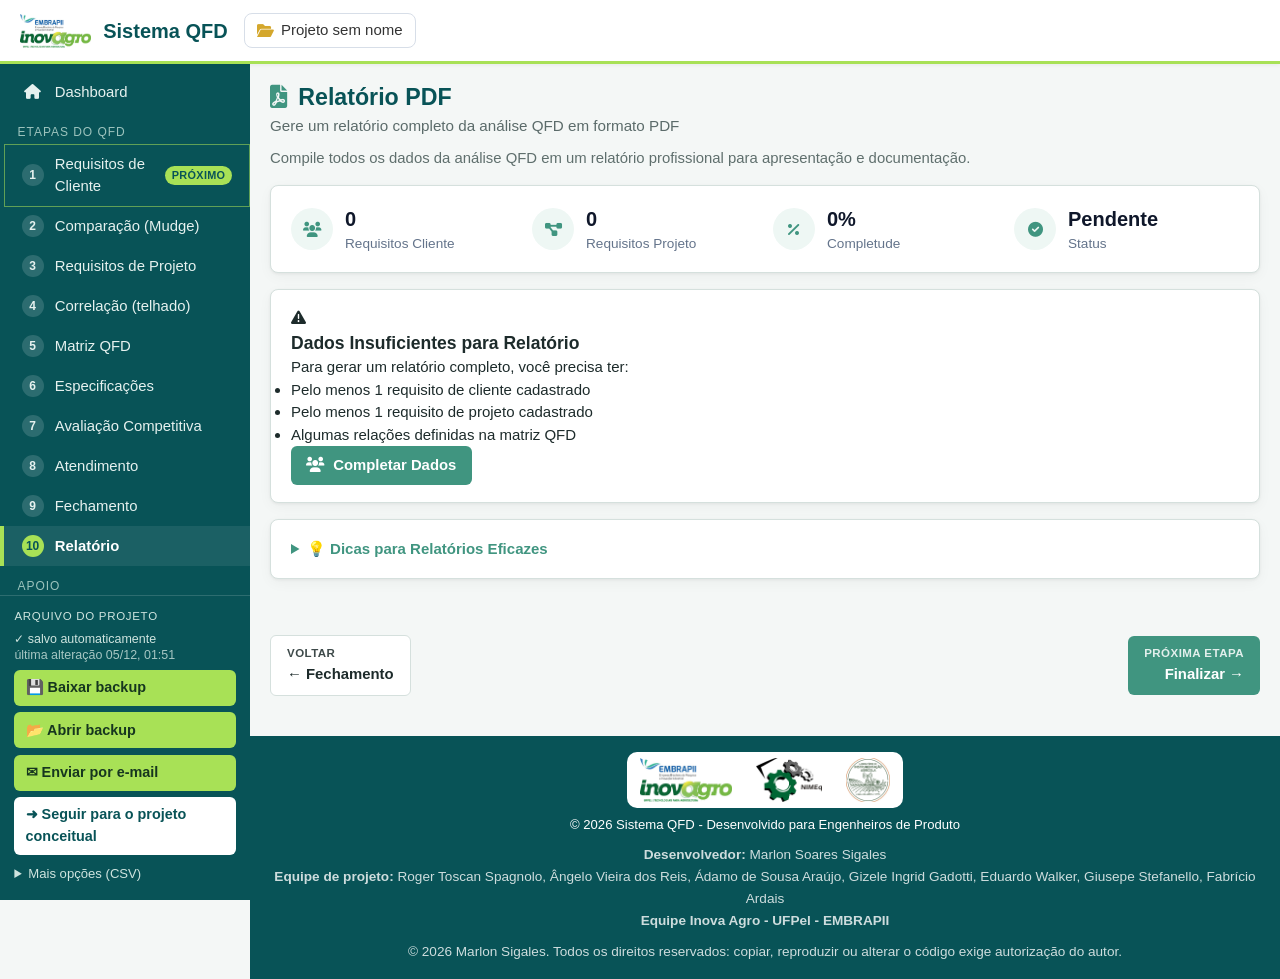
<file: pages/relatorio.html>
<!DOCTYPE html>
<html lang="pt-BR">
<head>
    <meta charset="UTF-8">
    <meta name="viewport" content="width=device-width, initial-scale=1.0">
    <link rel="icon" type="image/png" href="../img/icone-instagri.png">
    <link rel="apple-touch-icon" href="../img/icone-instagri-180.png">
    <title>Relatório PDF - Sistema QFD</title>
    <link rel="preload" href="../css/style.css?v=20261027h" as="style">
    <link rel="stylesheet" href="../css/style.css?v=20261027h">
    <link href="../lib/fontawesome/css/all.min.css" rel="stylesheet">
</head>
<body>

    <header class="topbar">
        <button type="button" class="sidebar-toggle" aria-label="Abrir o menu" aria-controls="sidebar" aria-expanded="false"><i class="fas fa-bars"></i></button>
        <a href="../index.html" class="topbar-marca" title="Dashboard">
            <img src="../img/logo-inovaagro.png" alt="EMBRAPII - Inova Agro" height="34">
            <span>Sistema QFD</span>
        </a>
        <span class="topbar-projeto" title="Nome do projeto (editar no Dashboard)"><i class="fas fa-folder-open"></i> <span id="topbar-projeto-nome">Projeto</span></span>
        <span class="topbar-selo" title="Os dados ficam salvos neste navegador; exporte o backup para levar a outro computador"><i class="fas fa-globe"></i> guardado no navegador</span>
        <div class="topbar-acoes">
            <div class="nav-page-actions">
                <a href="fechamento.html" class="btn btn-secondary">
                    <i class="fas fa-arrow-left"></i> Fechamento
                </a>
                <a href="../index.html" class="btn btn-primary">
                    Finalizar <i class="fas fa-home"></i>
                </a>
            </div>
            <div class="nav-dropdown topbar-backup">
                <a href="#" class="dropdown-toggle"><i class="fas fa-database"></i> <span class="topbar-rotulo">Backup &amp; Export</span> <i class="fas fa-chevron-down topbar-seta"></i></a>
                <div class="dropdown-menu">
                    <a href="#" onclick="exportProjectData()"><i class="fas fa-download"></i> Exportar Backup (JSON)</a>
                    <a href="#" onclick="exportarEEnviarEmail()"><i class="fas fa-envelope"></i> Exportar e enviar por e-mail</a>
                    <a href="#" onclick="document.getElementById('import-file').click()"><i class="fas fa-upload"></i> Importar Backup (JSON)</a>
                    <hr>
                    <a href="#" onclick="document.getElementById('import-csv-cliente').click()"><i class="fas fa-file-csv"></i> Importar Req. Cliente (CSV)</a>
                    <a href="#" onclick="document.getElementById('import-csv-projeto').click()"><i class="fas fa-file-csv"></i> Importar Req. Projeto (CSV)</a>
                    <hr>
                    <a href="#" onclick="exportPageData('cliente')"><i class="fas fa-file-export"></i> Exportar Req. Cliente</a>
                    <a href="#" onclick="exportPageData('projeto')"><i class="fas fa-file-export"></i> Exportar Req. Projeto</a>
                    <a href="#" onclick="exportPageData('matriz')"><i class="fas fa-file-export"></i> Exportar Matriz QFD</a>
                </div>
            </div>
        </div>
        <input type="file" id="import-file" style="display: none;" onchange="importProjectData(event)" accept=".json">
        <input type="file" id="import-csv-cliente" style="display: none;" onchange="importCSV(event, 'cliente')" accept=".csv">
        <input type="file" id="import-csv-projeto" style="display: none;" onchange="importCSV(event, 'projeto')" accept=".csv">
    </header>
    <div class="app-shell">
    <aside class="sidebar" id="sidebar">
        <nav aria-label="Etapas do QFD">
            <a href="../index.html" class="sidebar-link" title="Dashboard"><i class="fas fa-home"></i><span>Dashboard</span></a>
            <div class="sidebar-grupo">Etapas do QFD</div>
            <a href="requisitos-cliente.html" class="sidebar-link" title="Requisitos de Cliente"><span class="sidebar-num">1</span><span>Requisitos de Cliente</span></a>
            <a href="comparacao-cliente.html" class="sidebar-link" title="Comparação (Mudge)"><span class="sidebar-num">2</span><span>Comparação (Mudge)</span></a>
            <a href="requisitos-projeto.html" class="sidebar-link" title="Requisitos de Projeto"><span class="sidebar-num">3</span><span>Requisitos de Projeto</span></a>
            <a href="correlacao-projeto.html" class="sidebar-link" title="Correlação (telhado)"><span class="sidebar-num">4</span><span>Correlação (telhado)</span></a>
            <a href="matriz-qfd.html" class="sidebar-link" title="Matriz QFD"><span class="sidebar-num">5</span><span>Matriz QFD</span></a>
            <a href="especificacoes.html" class="sidebar-link" title="Especificações"><span class="sidebar-num">6</span><span>Especificações</span></a>
            <a href="avaliacao-competitiva.html" class="sidebar-link" title="Avaliação Competitiva"><span class="sidebar-num">7</span><span>Avaliação Competitiva</span></a>
            <a href="atendimento-requisitos.html" class="sidebar-link" title="Atendimento"><span class="sidebar-num">8</span><span>Atendimento</span></a>
            <a href="fechamento.html" class="sidebar-link" title="Fechamento (abstração e função global)"><span class="sidebar-num">9</span><span>Fechamento</span></a>
            <a href="relatorio.html" class="sidebar-link ativo" aria-current="page" title="Relatório"><span class="sidebar-num">10</span><span>Relatório</span></a>
            <div class="sidebar-grupo">Apoio</div>
            <a href="ideias.html" class="sidebar-link" title="Caderno de Ideias"><i class="fas fa-lightbulb"></i><span>Caderno de Ideias</span></a>
            <a href="referencias.html" class="sidebar-link" title="Estado da técnica e referências"><i class="fas fa-book"></i><span>Referências</span></a>
            <a href="tutorial.html" class="sidebar-link" title="Tutorial: projeto de exemplo (roda de bicicleta)"><i class="fas fa-graduation-cap"></i><span>Tutorial</span></a>
        </nav>
    </aside>
        <div class="app-conteudo">
            <div class="page-titulo">
                <h1><i class="fas fa-file-pdf"></i> Relatório PDF</h1>
                <p>Gere um relatório completo da análise QFD em formato PDF</p>
            </div>

    <main class="main-content">
        <div class="container">
            <div class="page-header">
                <h2>Geração de Relatório PDF</h2>
                <p>Compile todos os dados da análise QFD em um relatório profissional para apresentação e documentação.</p>
            </div>

            <!-- Status do relatório -->
            <div class="card status-card">
                <div class="status-info">
                    <div class="status-item">
                        <div class="status-icon">
                            <i class="fas fa-users"></i>
                        </div>
                        <div class="status-content">
                            <h4 id="total-req-cliente">0</h4>
                            <p>Requisitos Cliente</p>
                        </div>
                    </div>
                    <div class="status-item">
                        <div class="status-icon">
                            <i class="fas fa-project-diagram"></i>
                        </div>
                        <div class="status-content">
                            <h4 id="total-req-projeto">0</h4>
                            <p>Requisitos Projeto</p>
                        </div>
                    </div>
                    <div class="status-item">
                        <div class="status-icon">
                            <i class="fas fa-percentage"></i>
                        </div>
                        <div class="status-content">
                            <h4 id="completude-sistema">0%</h4>
                            <p>Completude</p>
                        </div>
                    </div>
                    <div class="status-item">
                        <div class="status-icon">
                            <i class="fas fa-check-circle"></i>
                        </div>
                        <div class="status-content">
                            <h4 id="status-relatorio">Pendente</h4>
                            <p>Status</p>
                        </div>
                    </div>
                </div>
            </div>

            <!-- Aviso se dados insuficientes -->
            <div id="insufficient-data" class="card alert-card" style="display: none;">
                <div class="alert-content">
                    <div class="alert-icon">
                        <i class="fas fa-exclamation-triangle"></i>
                    </div>
                    <div class="alert-text">
                        <h3>Dados Insuficientes para Relatório</h3>
                        <p>Para gerar um relatório completo, você precisa ter:</p>
                        <ul>
                            <li>Pelo menos 1 requisito de cliente cadastrado</li>
                            <li>Pelo menos 1 requisito de projeto cadastrado</li>
                            <li>Algumas relações definidas na matriz QFD</li>
                        </ul>
                        <div class="alert-actions">
                            <a href="requisitos-cliente.html" class="btn btn-primary">
                                <i class="fas fa-users"></i> Completar Dados
                            </a>
                        </div>
                    </div>
                </div>
            </div>

            <!-- Configurações do relatório -->
            <div id="report-config" class="card" style="display: none;">
                <div class="card-header">
                    <h3 class="card-title">
                        <i class="fas fa-cog"></i> Configurações do Relatório
                    </h3>
                </div>
                
                <div class="config-form">
                    <div class="form-row">
                        <div class="form-group">
                            <label for="project-title">Título do Projeto</label>
                            <input type="text" id="project-title" class="form-control" 
                                   placeholder="Ex: Desenvolvimento de Produto XYZ" 
                                   value="Análise QFD - Casa da Qualidade">
                        </div>
                        <div class="form-group">
                            <label for="company-name">Empresa/Organização</label>
                            <input type="text" id="company-name" class="form-control" 
                                   placeholder="Nome da empresa ou organização">
                        </div>
                    </div>
                    
                    <div class="form-row">
                        <div class="form-group">
                            <label for="author-name">Responsável pela Análise</label>
                            <input type="text" id="author-name" class="form-control" 
                                   placeholder="Nome do engenheiro ou equipe responsável">
                        </div>
                        <div class="form-group">
                            <label for="report-date">Data do Relatório</label>
                            <input type="date" id="report-date" class="form-control">
                        </div>
                    </div>
                    
                    <div class="form-group">
                        <label>Versão do relatório</label>
                        <div class="report-version-options">
                            <label><input type="radio" name="report-version" value="equipe" checked> Equipe de projeto (completo)</label>
                            <label><input type="radio" name="report-version" value="apresentacao"> Apresentação (sem textos explicativos, inconsistências, diagnóstico e análises)</label>
                        </div>
                    </div>

                    <div class="form-group">
                        <label for="project-description">Descrição do Projeto</label>
                        <textarea id="project-description" class="form-control" rows="3" 
                                  placeholder="Breve descrição do projeto e objetivos da análise QFD"></textarea>
                    </div>
                </div>
            </div>

            <!-- Seções do relatório -->
            <div id="report-sections" class="card" style="display: none;">
                <div class="card-header">
                    <h3 class="card-title">
                        <i class="fas fa-list-check"></i> Conteúdo do Relatório
                        <span class="section-count" id="section-count">0 seções selecionadas</span>
                    </h3>
                </div>
                
                <div class="sections-grid">
                    <div class="section-item">
                        <div class="section-checkbox">
                            <input type="checkbox" id="section-capa" checked>
                            <label for="section-capa">
                                <i class="fas fa-book-open"></i>
                                <span class="section-title">Capa e sumário</span>
                                <span class="section-description">Capa de página inteira (cliente, instituição, equipe) e sumário numerado. Preencha os dados no Dashboard.</span>
                            </label>
                        </div>
                    </div>

                    <div class="section-item">
                        <div class="section-checkbox">
                            <input type="checkbox" id="section-dictionary" checked>
                            <label for="section-dictionary">
                                <i class="fas fa-book"></i>
                                <span class="section-title">Dicionário de Requisitos</span>
                                <span class="section-description">Mapeamento de RC (Cliente) e RP (Projeto) com descrições</span>
                            </label>
                        </div>
                    </div>
                    
                    <div class="section-item">
                        <div class="section-checkbox">
                            <input type="checkbox" id="section-summary" checked>
                            <label for="section-summary">
                                <i class="fas fa-chart-pie"></i>
                                <span class="section-title">Resumo Executivo</span>
                                <span class="section-description">Visão geral dos resultados e principais insights</span>
                            </label>
                        </div>
                    </div>
                    
                    <div class="section-item">
                        <div class="section-checkbox">
                            <input type="checkbox" id="section-client-req" checked>
                            <label for="section-client-req">
                                <i class="fas fa-users"></i>
                                <span class="section-title">Requisitos de Cliente</span>
                                <span class="section-description">Lista completa com importâncias e pesos</span>
                            </label>
                        </div>
                    </div>
                    
                    <div class="section-item">
                        <div class="section-checkbox">
                            <input type="checkbox" id="section-project-req" checked>
                            <label for="section-project-req">
                                <i class="fas fa-project-diagram"></i>
                                <span class="section-title">Requisitos de Projeto</span>
                                <span class="section-description">Especificações técnicas com sentidos e dificuldades</span>
                            </label>
                        </div>
                    </div>

                    <div class="section-item">
                        <div class="section-checkbox">
                            <input type="checkbox" id="section-fechamento" checked>
                            <label for="section-fechamento">
                                <i class="fas fa-flag-checkered"></i>
                                <span class="section-title">Formulação do problema e função global</span>
                                <span class="section-description">Abstração em 5 passos, formulações do problema e caixa-preta (Fechamento)</span>
                            </label>
                        </div>
                    </div>

                    <div class="section-item">
                        <div class="section-checkbox">
                            <input type="checkbox" id="section-referencias" checked>
                            <label for="section-referencias">
                                <i class="fas fa-book"></i>
                                <span class="section-title">Estado da técnica e referências</span>
                                <span class="section-description">Patentes, normas, artigos e produtos consultados, com os requisitos ligados a cada um</span>
                            </label>
                        </div>
                    </div>

                    <div class="section-item">
                        <div class="section-checkbox">
                            <input type="checkbox" id="section-ideias" checked>
                            <label for="section-ideias">
                                <i class="fas fa-lightbulb"></i>
                                <span class="section-title">Anexo: ideias e falhas</span>
                                <span class="section-description">Ideias de solução registradas e falhas analisadas (Caderno de Ideias)</span>
                            </label>
                        </div>
                    </div>

                    <div class="section-item">
                        <div class="section-checkbox">
                            <input type="checkbox" id="section-fora-qfd" checked>
                            <label for="section-fora-qfd">
                                <i class="fas fa-tag"></i>
                                <span class="section-title">Requisitos fora do QFD</span>
                                <span class="section-description">Formadores de função e de boa prática de projeto, com a justificativa</span>
                            </label>
                        </div>
                    </div>
                    
                    <div class="section-item">
                        <div class="section-checkbox">
                            <input type="checkbox" id="section-roof" checked>
                            <label for="section-roof">
                                <i class="fas fa-home"></i>
                                <span class="section-title">Telhado QFD (Correlações)</span>
                                <span class="section-description">Matriz de correlações entre requisitos de projeto com direções</span>
                            </label>
                        </div>
                    </div>
                    
                    <div class="section-item">
                        <div class="section-checkbox">
                            <input type="checkbox" id="section-correlations" checked>
                            <label for="section-correlations">
                                <i class="fas fa-network-wired"></i>
                                <span class="section-title">Análise de Correlações</span>
                                <span class="section-description">Quantidade de sinergias e conflitos por tipo</span>
                            </label>
                        </div>
                    </div>
                    
                    <div class="section-item">
                        <div class="section-checkbox">
                            <input type="checkbox" id="section-qfd-matrix" checked>
                            <label for="section-qfd-matrix">
                                <i class="fas fa-table"></i>
                                <span class="section-title">Matriz QFD Completa</span>
                                <span class="section-description">Casa da qualidade com todos os relacionamentos</span>
                            </label>
                        </div>
                    </div>

                    <div class="section-item">
                        <div class="section-checkbox">
                            <input type="checkbox" id="section-especificacoes" checked>
                            <label for="section-especificacoes">
                                <i class="fas fa-clipboard-list"></i>
                                <span class="section-title">Especificações de Projeto</span>
                                <span class="section-description">Unidades, valores unitários e aspectos indesejáveis</span>
                            </label>
                        </div>
                    </div>

                    <div class="section-item">
                        <div class="section-checkbox">
                            <input type="checkbox" id="section-competitiva" checked>
                            <label for="section-competitiva">
                                <i class="fas fa-chart-line"></i>
                                <span class="section-title">Avaliação Competitiva</span>
                                <span class="section-description">Notas dos clientes e valores técnicos: nosso produto x concorrentes</span>
                            </label>
                        </div>
                    </div>

                    <div class="section-item">
                        <div class="section-checkbox">
                            <input type="checkbox" id="section-atendimento" checked>
                            <label for="section-atendimento">
                                <i class="fas fa-check-double"></i>
                                <span class="section-title">Atendimento aos Requisitos</span>
                                <span class="section-description">Quanto os requisitos de projeto atendem a cada requisito de cliente</span>
                            </label>
                        </div>
                    </div>

                    <div class="section-item">
                        <div class="section-checkbox">
                            <input type="checkbox" id="section-comparisons" checked>
                            <label for="section-comparisons">
                                <i class="fas fa-balance-scale"></i>
                                <span class="section-title">Diagrama de Mudge</span>
                                <span class="section-description">Matriz completa das comparações dos requisitos de cliente, com soma e %</span>
                            </label>
                        </div>
                    </div>
                    
                    <div class="section-item">
                        <div class="section-checkbox">
                            <input type="checkbox" id="section-ranking" checked>
                            <label for="section-ranking">
                                <i class="fas fa-trophy"></i>
                                <span class="section-title">Ranking de Prioridades</span>
                                <span class="section-description">Requisitos ordenados por importância</span>
                            </label>
                        </div>
                    </div>
                    
                    <div class="section-item">
                        <div class="section-checkbox">
                            <input type="checkbox" id="section-analysis" checked>
                            <label for="section-analysis">
                                <i class="fas fa-chart-line"></i>
                                <span class="section-title">Análises e Insights</span>
                                <span class="section-description">Interpretações e recomendações</span>
                            </label>
                        </div>
                    </div>
                    
                    <div class="section-item">
                        <div class="section-checkbox">
                            <input type="checkbox" id="section-appendix">
                            <label for="section-appendix">
                                <i class="fas fa-paperclip"></i>
                                <span class="section-title">Anexos Técnicos</span>
                                <span class="section-description">Dados detalhados e metodologia</span>
                            </label>
                        </div>
                    </div>
                </div>
            </div>

            <!-- Preview do relatório -->
            <div id="report-preview" class="card" style="display: none;">
                <div class="card-header">
                    <h3 class="card-title">
                        <i class="fas fa-eye"></i> Preview do Relatório
                        <div class="preview-actions">
                            <button class="btn btn-sm btn-secondary" onclick="refreshPreview()">
                                <i class="fas fa-sync"></i> Atualizar
                            </button>
                            <button class="btn btn-sm btn-primary" onclick="generatePDF()">
                                <i class="fas fa-download"></i> Gerar PDF
                            </button>
                        </div>
                    </h3>
                </div>
                
                <div class="preview-container">
                    <div id="report-content" class="report-preview-content">
                        <!-- Preview será gerado dinamicamente -->
                    </div>
                </div>
            </div>

            <!-- Histórico de relatórios -->
            <div id="report-history" class="card" style="display: none;">
                <div class="card-header">
                    <h3 class="card-title">
                        <i class="fas fa-history"></i> Histórico de Relatórios
                        <button class="btn btn-sm btn-secondary" onclick="clearHistory()">
                            <i class="fas fa-trash"></i> Limpar Histórico
                        </button>
                    </h3>
                </div>
                
                <div id="history-list" class="history-list">
                    <!-- Histórico será gerado dinamicamente -->
                </div>
            </div>

            <!-- Dicas para relatórios -->
            <div class="card info-card">
                <div class="card-header">
                    <h3 class="card-title"><i class="fas fa-lightbulb"></i> Dicas para Relatórios Eficazes</h3>
                </div>
                <div class="tips-grid">
                    <div class="tip-item">
                        <div class="tip-icon">
                            <i class="fas fa-target"></i>
                        </div>
                        <div class="tip-content">
                            <h4>Foque no Essencial</h4>
                            <p>Inclua apenas as seções mais relevantes para sua audiência e objetivos.</p>
                        </div>
                    </div>
                    <div class="tip-item">
                        <div class="tip-icon">
                            <i class="fas fa-chart-bar"></i>
                        </div>
                        <div class="tip-content">
                            <h4>Use Dados Visuais</h4>
                            <p>Gráficos e tabelas facilitam a compreensão dos resultados da análise.</p>
                        </div>
                    </div>
                    <div class="tip-item">
                        <div class="tip-icon">
                            <i class="fas fa-users"></i>
                        </div>
                        <div class="tip-content">
                            <h4>Considere a Audiência</h4>
                            <p>Adapte o nível de detalhe técnico conforme o público-alvo do relatório.</p>
                        </div>
                    </div>
                    <div class="tip-item">
                        <div class="tip-icon">
                            <i class="fas fa-lightbulb"></i>
                        </div>
                        <div class="tip-content">
                            <h4>Inclua Recomendações</h4>
                            <p>Transforme os insights em ações concretas para o desenvolvimento do produto.</p>
                        </div>
                    </div>
                </div>
            </div>

        </div>
    </main>

    <footer class="footer">
        <div class="container">
            <div class="footer-logos">
                <img src="../img/logo-inovaagro.png" alt="EMBRAPII - Inova Agro - UFPel" height="64">
                <img src="../img/logo-nimeq.png" alt="NIMEq" height="64">
                <img src="../img/logo-instagri.png" alt="Laboratório de Instrumentação Agrícola - UFPel" height="64">
            </div>
            <p>&copy; 2026 Sistema QFD - Desenvolvido para Engenheiros de Produto</p>
            <p class="footer-credits">
                <strong>Desenvolvedor:</strong> Marlon Soares Sigales<br>
                <strong>Equipe de projeto:</strong> Roger Toscan Spagnolo, Ângelo Vieira dos Reis, Ádamo de Sousa Araújo, Gizele Ingrid Gadotti, Eduardo Walker, Giusepe Stefanello, Fabrício Ardais<br>
                <strong>Equipe Inova Agro - UFPel - EMBRAPII</strong>
            </p>
            <p class="footer-credits">
                © 2026 Marlon Sigales. Todos os direitos reservados: copiar, reproduzir ou alterar o código exige autorização do autor.
            </p>
        </div>
    </footer>
        </div>
    </div>

    <!-- Bibliotecas para geração de PDF -->
    <script src="../lib/jspdf.umd.min.js"></script>
    <script src="../lib/html2canvas.min.js"></script>
    
    <script src="../js/database.js?v=20261027h"></script>
    <script src="../js/utils.js?v=20261027h"></script>
    <script src="../js/relatorio.js?v=20261027h"></script>
</body>
</html>
</file>
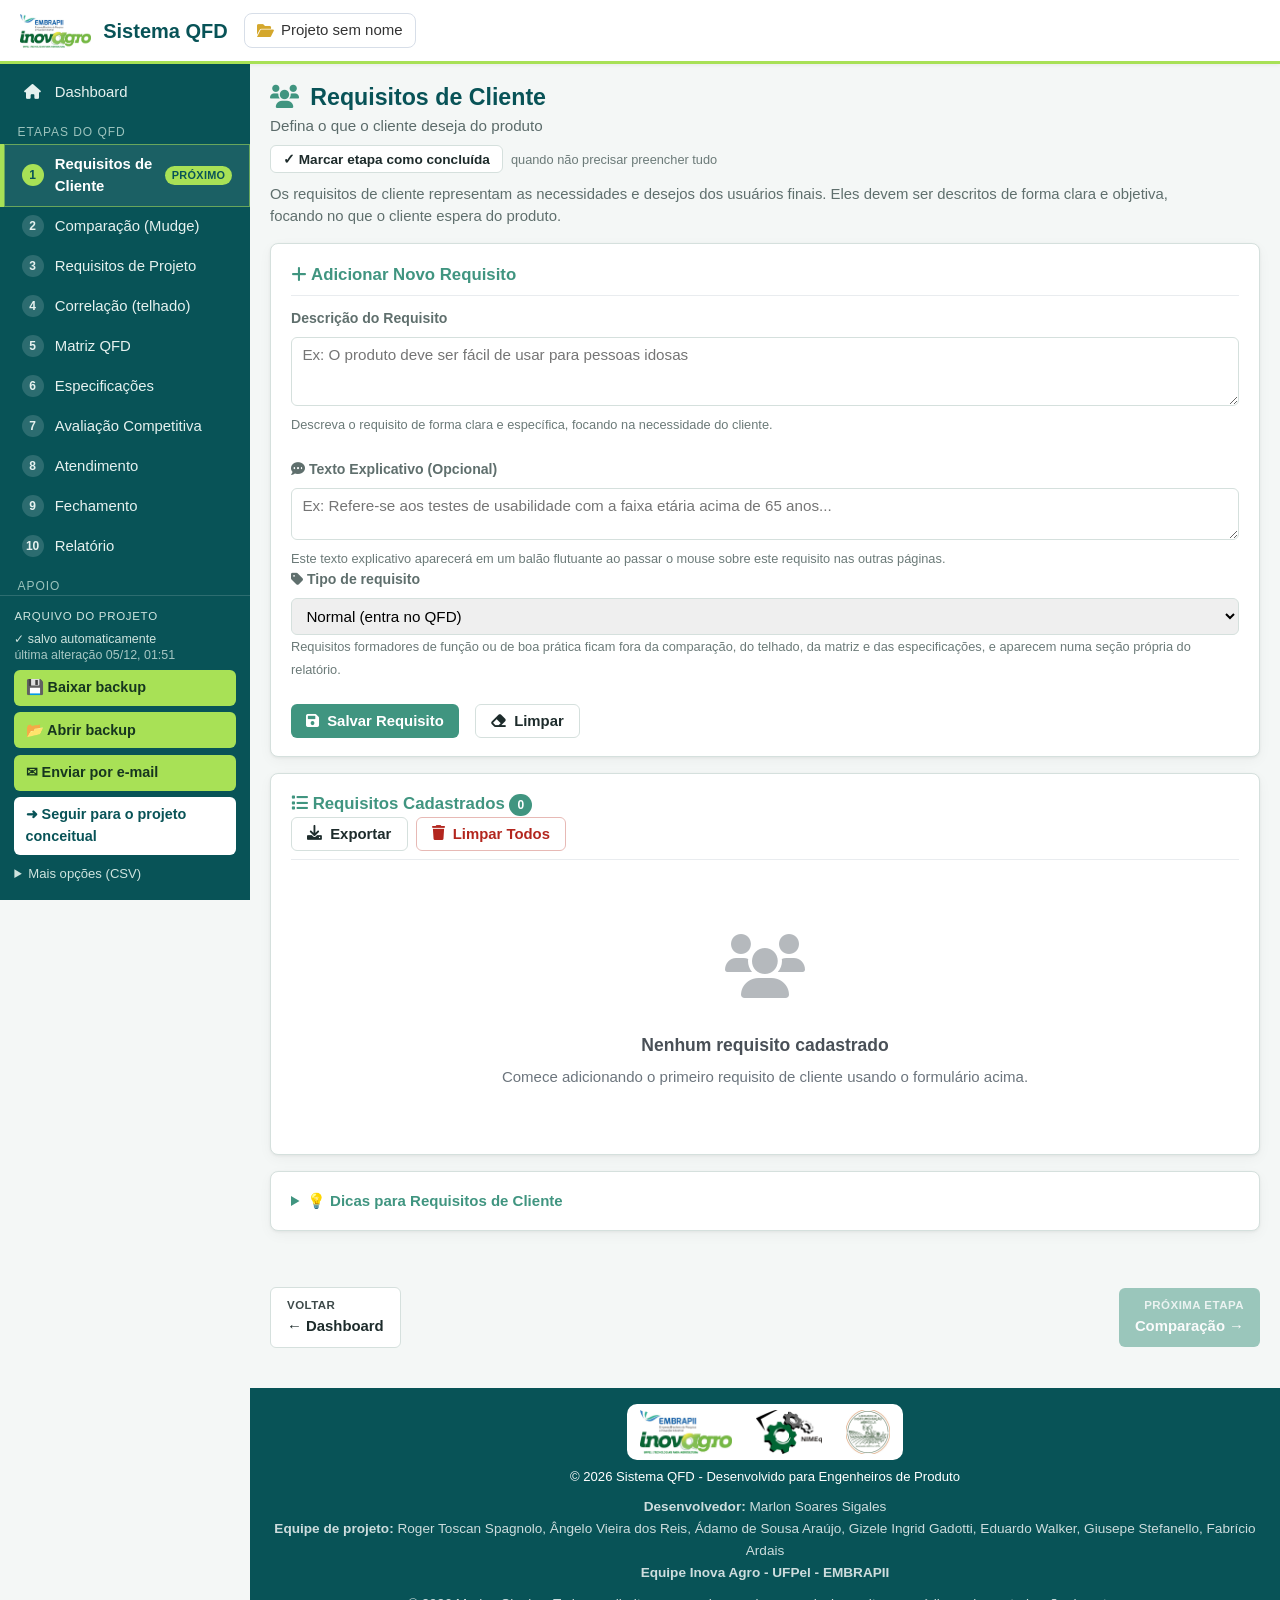
<file: pages/requisitos-cliente.html>
<!DOCTYPE html>
<html lang="pt-BR">
<head>
    <meta charset="UTF-8">
    <meta name="viewport" content="width=device-width, initial-scale=1.0">
    <link rel="icon" type="image/png" href="../img/icone-instagri.png">
    <link rel="apple-touch-icon" href="../img/icone-instagri-180.png">
    <title>Requisitos de Cliente - Sistema QFD</title>
    <link rel="preload" href="../css/style.css?v=20261027h" as="style">
    <link rel="stylesheet" href="../css/style.css?v=20261027h">
    <link rel="stylesheet" href="../lib/fontawesome/css/all.min.css">
</head>
<body class="page-requisitos-cliente">

    <header class="topbar">
        <button type="button" class="sidebar-toggle" aria-label="Abrir o menu" aria-controls="sidebar" aria-expanded="false"><i class="fas fa-bars"></i></button>
        <a href="../index.html" class="topbar-marca" title="Dashboard">
            <img src="../img/logo-inovaagro.png" alt="EMBRAPII - Inova Agro" height="34">
            <span>Sistema QFD</span>
        </a>
        <span class="topbar-projeto" title="Nome do projeto (editar no Dashboard)"><i class="fas fa-folder-open"></i> <span id="topbar-projeto-nome">Projeto</span></span>
        <span class="topbar-selo" title="Os dados ficam salvos neste navegador; exporte o backup para levar a outro computador"><i class="fas fa-globe"></i> guardado no navegador</span>
        <div class="topbar-acoes">
            <div class="nav-page-actions">
                <a href="../index.html" class="btn btn-secondary">
                    <i class="fas fa-arrow-left"></i> Dashboard
                </a>
                <a href="comparacao-cliente.html" class="btn btn-primary" id="btn-proximo">
                    Comparação <i class="fas fa-arrow-right"></i>
                </a>
            </div>
            <div class="nav-dropdown topbar-backup">
                <a href="#" class="dropdown-toggle"><i class="fas fa-database"></i> <span class="topbar-rotulo">Backup &amp; Export</span> <i class="fas fa-chevron-down topbar-seta"></i></a>
                <div class="dropdown-menu">
                    <a href="#" onclick="exportProjectData()"><i class="fas fa-download"></i> Exportar Backup (JSON)</a>
                    <a href="#" onclick="exportarEEnviarEmail()"><i class="fas fa-envelope"></i> Exportar e enviar por e-mail</a>
                    <a href="#" onclick="document.getElementById('import-file').click()"><i class="fas fa-upload"></i> Importar Backup (JSON)</a>
                    <hr>
                    <a href="#" onclick="document.getElementById('import-csv-cliente').click()"><i class="fas fa-file-csv"></i> Importar Req. Cliente (CSV)</a>
                    <a href="#" onclick="document.getElementById('import-csv-projeto').click()"><i class="fas fa-file-csv"></i> Importar Req. Projeto (CSV)</a>
                    <hr>
                    <a href="#" onclick="exportPageData('cliente')"><i class="fas fa-file-export"></i> Exportar Req. Cliente</a>
                    <a href="#" onclick="exportPageData('projeto')"><i class="fas fa-file-export"></i> Exportar Req. Projeto</a>
                    <a href="#" onclick="exportPageData('matriz')"><i class="fas fa-file-export"></i> Exportar Matriz QFD</a>
                </div>
            </div>
        </div>
        <input type="file" id="import-file" style="display: none;" onchange="importProjectData(event)" accept=".json">
        <input type="file" id="import-csv-cliente" style="display: none;" onchange="importCSV(event, 'cliente')" accept=".csv">
        <input type="file" id="import-csv-projeto" style="display: none;" onchange="importCSV(event, 'projeto')" accept=".csv">
    </header>
    <div class="app-shell">
    <aside class="sidebar" id="sidebar">
        <nav aria-label="Etapas do QFD">
            <a href="../index.html" class="sidebar-link" title="Dashboard"><i class="fas fa-home"></i><span>Dashboard</span></a>
            <div class="sidebar-grupo">Etapas do QFD</div>
            <a href="requisitos-cliente.html" class="sidebar-link ativo" aria-current="page" title="Requisitos de Cliente"><span class="sidebar-num">1</span><span>Requisitos de Cliente</span></a>
            <a href="comparacao-cliente.html" class="sidebar-link" title="Comparação (Mudge)"><span class="sidebar-num">2</span><span>Comparação (Mudge)</span></a>
            <a href="requisitos-projeto.html" class="sidebar-link" title="Requisitos de Projeto"><span class="sidebar-num">3</span><span>Requisitos de Projeto</span></a>
            <a href="correlacao-projeto.html" class="sidebar-link" title="Correlação (telhado)"><span class="sidebar-num">4</span><span>Correlação (telhado)</span></a>
            <a href="matriz-qfd.html" class="sidebar-link" title="Matriz QFD"><span class="sidebar-num">5</span><span>Matriz QFD</span></a>
            <a href="especificacoes.html" class="sidebar-link" title="Especificações"><span class="sidebar-num">6</span><span>Especificações</span></a>
            <a href="avaliacao-competitiva.html" class="sidebar-link" title="Avaliação Competitiva"><span class="sidebar-num">7</span><span>Avaliação Competitiva</span></a>
            <a href="atendimento-requisitos.html" class="sidebar-link" title="Atendimento"><span class="sidebar-num">8</span><span>Atendimento</span></a>
            <a href="fechamento.html" class="sidebar-link" title="Fechamento (abstração e função global)"><span class="sidebar-num">9</span><span>Fechamento</span></a>
            <a href="relatorio.html" class="sidebar-link" title="Relatório"><span class="sidebar-num">10</span><span>Relatório</span></a>
            <div class="sidebar-grupo">Apoio</div>
            <a href="ideias.html" class="sidebar-link" title="Caderno de Ideias"><i class="fas fa-lightbulb"></i><span>Caderno de Ideias</span></a>
            <a href="referencias.html" class="sidebar-link" title="Estado da técnica e referências"><i class="fas fa-book"></i><span>Referências</span></a>
            <a href="tutorial.html" class="sidebar-link" title="Tutorial: projeto de exemplo (roda de bicicleta)"><i class="fas fa-graduation-cap"></i><span>Tutorial</span></a>
        </nav>
    </aside>
        <div class="app-conteudo">
            <div class="page-titulo">
                <h1><i class="fas fa-users"></i> Requisitos de Cliente</h1>
                <p>Defina o que o cliente deseja do produto</p>
            </div>

    <main class="main-content">
        <div class="container">
            <div class="page-header">
                <h2>Gerenciar Requisitos de Cliente</h2>
                <p>Os requisitos de cliente representam as necessidades e desejos dos usuários finais. Eles devem ser descritos de forma clara e objetiva, focando no que o cliente espera do produto.</p>
            </div>

            <!-- Formulário para adicionar requisito -->
            <div class="card">
                <div class="card-header">
                    <h3 class="card-title"><i class="fas fa-plus"></i> Adicionar Novo Requisito</h3>
                </div>
                <form id="form-requisito" class="requisito-form">
                    <div class="form-group">
                        <label for="descricao-requisito">Descrição do Requisito</label>
                        <textarea 
                            id="descricao-requisito" 
                            maxlength="300"
                            class="form-control" 
                            rows="3" 
                            placeholder="Ex: O produto deve ser fácil de usar para pessoas idosas"
                            required
                        ></textarea>
                        <small class="form-text">Descreva o requisito de forma clara e específica, focando na necessidade do cliente.</small>
                    </div>
                    <div class="form-group">
                        <label for="observacao-requisito"><i class="fas fa-comment-dots"></i> Texto Explicativo (Opcional)</label>
                        <textarea 
                            id="observacao-requisito" 
                            maxlength="1000"
                            class="form-control" 
                            rows="2" 
                            placeholder="Ex: Refere-se aos testes de usabilidade com a faixa etária acima de 65 anos..."
                        ></textarea>
                        <small class="form-text">Este texto explicativo aparecerá em um balão flutuante ao passar o mouse sobre este requisito nas outras páginas.</small>
                        <div id="classificacao-novo"></div>
                    </div>
                    <div class="form-actions">
                        <button type="submit" class="btn btn-primary">
                            <i class="fas fa-save"></i> Salvar Requisito
                        </button>
                        <button type="button" class="btn btn-secondary" onclick="clearForm()">
                            <i class="fas fa-eraser"></i> Limpar
                        </button>
                    </div>
                </form>
            </div>

            <!-- Lista de requisitos existentes -->
            <div class="card">
                <div class="card-header">
                    <h3 class="card-title">
                        <i class="fas fa-list"></i> Requisitos Cadastrados 
                        <span class="badge" id="count-requisitos">0</span>
                    </h3>
                    <div class="card-actions">
                        <button class="btn btn-secondary btn-sm" onclick="exportRequisitos()">
                            <i class="fas fa-download"></i> Exportar
                        </button>
                        <button class="btn btn-danger btn-sm" onclick="clearAllRequisitos()">
                            <i class="fas fa-trash"></i> Limpar Todos
                        </button>
                    </div>
                </div>
                
                <div id="lista-requisitos" class="requisitos-list">
                    <!-- Requisitos serão carregados aqui via JavaScript -->
                </div>
                
                <div id="empty-state" class="empty-state" style="display: none;">
                    <div class="empty-icon">
                        <i class="fas fa-users"></i>
                    </div>
                    <h3>Nenhum requisito cadastrado</h3>
                    <p>Comece adicionando o primeiro requisito de cliente usando o formulário acima.</p>
                </div>
            </div>

            <!-- Dicas e orientações -->
            <div class="card info-card">
                <div class="card-header">
                    <h3 class="card-title"><i class="fas fa-lightbulb"></i> Dicas para Requisitos de Cliente</h3>
                </div>
                <div class="tips-grid">
                    <div class="tip-item">
                        <div class="tip-icon">
                            <i class="fas fa-target"></i>
                        </div>
                        <div class="tip-content">
                            <h4>Seja Específico</h4>
                            <p>Evite termos vagos como "bom" ou "fácil". Use descrições mensuráveis quando possível.</p>
                        </div>
                    </div>
                    <div class="tip-item">
                        <div class="tip-icon">
                            <i class="fas fa-user"></i>
                        </div>
                        <div class="tip-content">
                            <h4>Foque no Cliente</h4>
                            <p>Descreva o que o cliente quer, não como o produto deve ser construído.</p>
                        </div>
                    </div>
                    <div class="tip-item">
                        <div class="tip-icon">
                            <i class="fas fa-balance-scale"></i>
                        </div>
                        <div class="tip-content">
                            <h4>Priorize Depois</h4>
                            <p>Adicione todos os requisitos primeiro. A priorização será feita na próxima etapa.</p>
                        </div>
                    </div>
                    <div class="tip-item">
                        <div class="tip-icon">
                            <i class="fas fa-comments"></i>
                        </div>
                        <div class="tip-content">
                            <h4>Use a Voz do Cliente</h4>
                            <p>Quando possível, use as palavras exatas que o cliente utilizaria.</p>
                        </div>
                    </div>
                </div>
            </div>

        </div>
    </main>

    <footer class="footer">
        <div class="container">
            <div class="footer-logos">
                <img src="../img/logo-inovaagro.png" alt="EMBRAPII - Inova Agro - UFPel" height="64">
                <img src="../img/logo-nimeq.png" alt="NIMEq" height="64">
                <img src="../img/logo-instagri.png" alt="Laboratório de Instrumentação Agrícola - UFPel" height="64">
            </div>
            <p>&copy; 2026 Sistema QFD - Desenvolvido para Engenheiros de Produto</p>
            <p class="footer-credits">
                <strong>Desenvolvedor:</strong> Marlon Soares Sigales<br>
                <strong>Equipe de projeto:</strong> Roger Toscan Spagnolo, Ângelo Vieira dos Reis, Ádamo de Sousa Araújo, Gizele Ingrid Gadotti, Eduardo Walker, Giusepe Stefanello, Fabrício Ardais<br>
                <strong>Equipe Inova Agro - UFPel - EMBRAPII</strong>
            </p>
            <p class="footer-credits">
                © 2026 Marlon Sigales. Todos os direitos reservados: copiar, reproduzir ou alterar o código exige autorização do autor.
            </p>
        </div>
    </footer>
        </div>
    </div>

    <script src="../js/database.js?v=20261027h"></script>
    <script src="../js/utils.js?v=20261027h"></script>
    <script src="../js/requisitos-cliente.js"></script>
</body>
</html>
</file>
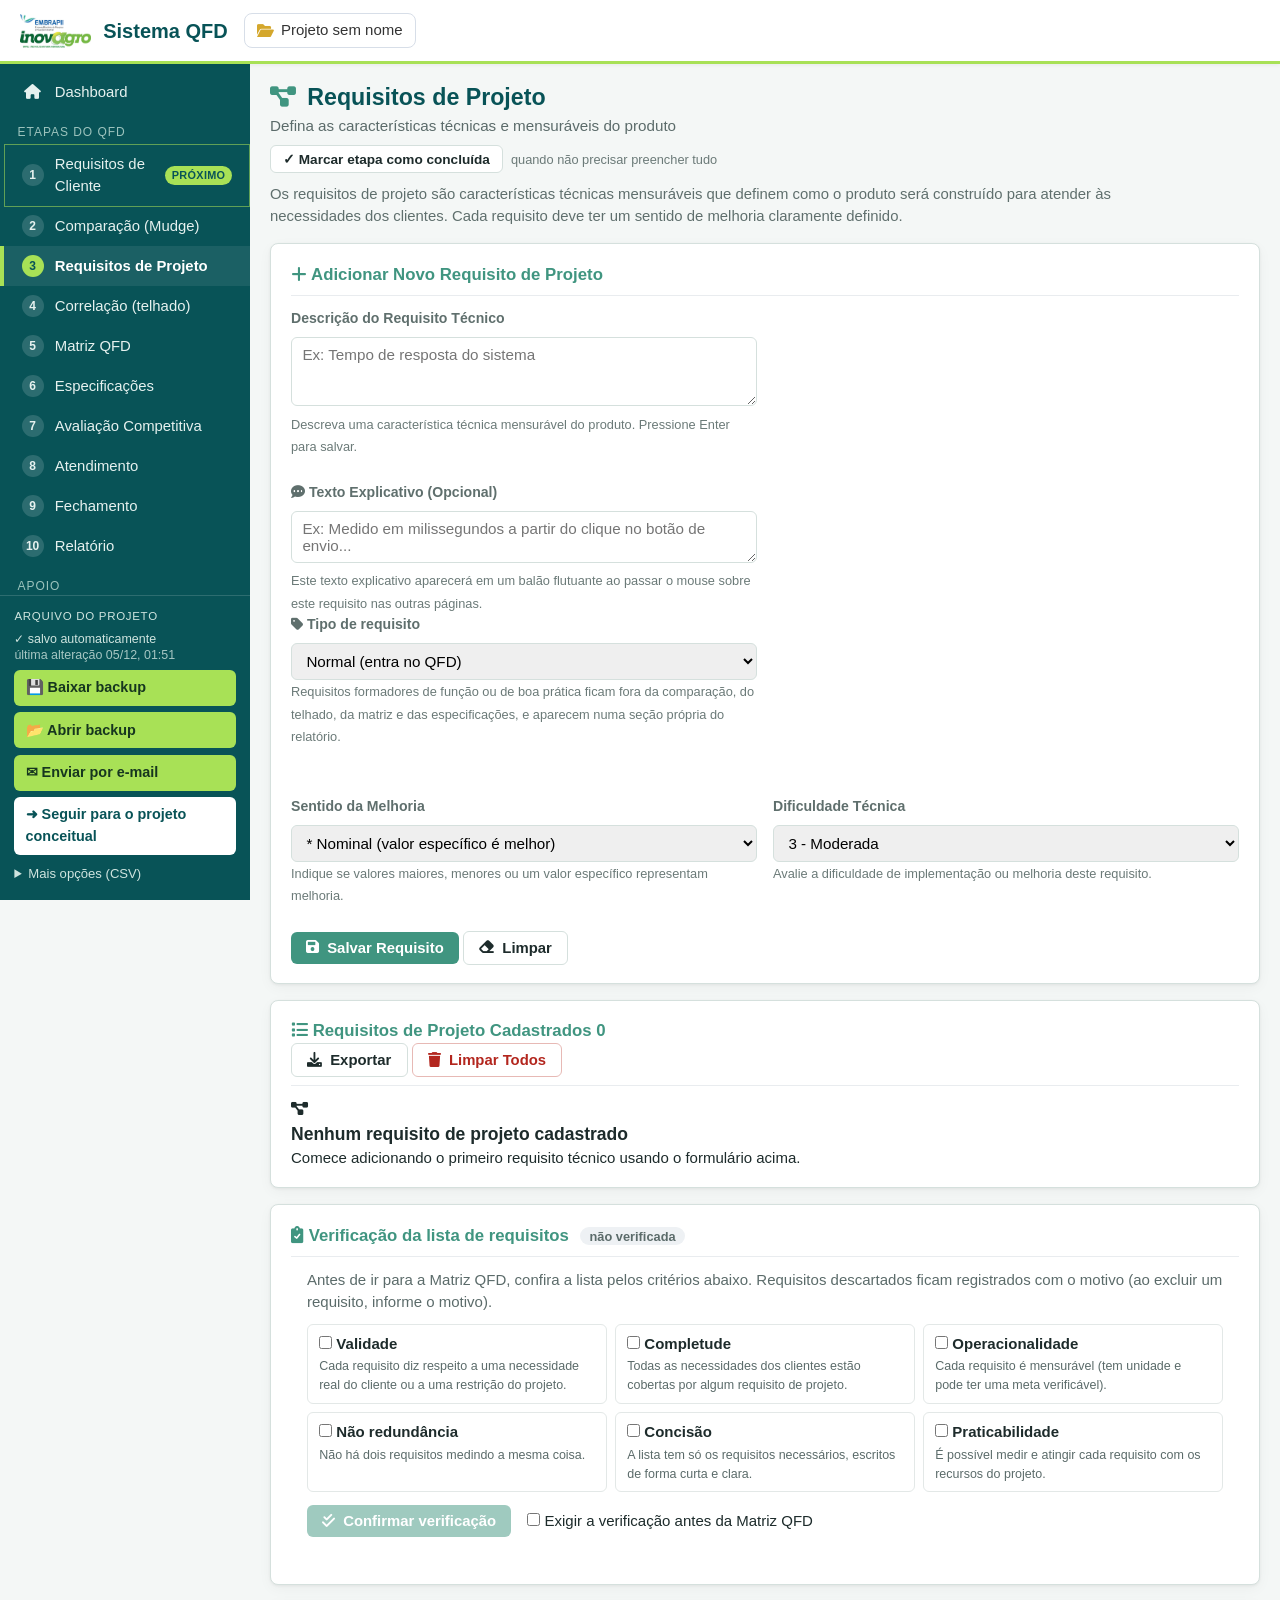
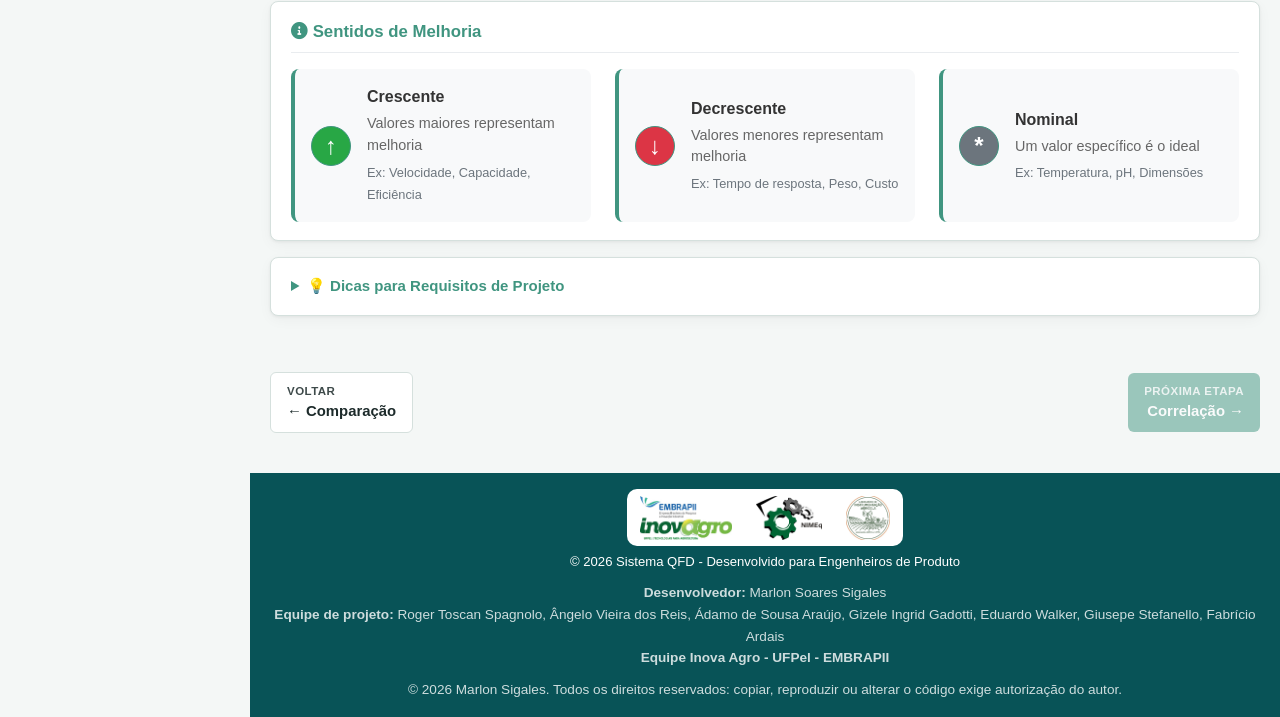
<file: pages/requisitos-projeto.html>
<!DOCTYPE html>
<html lang="pt-BR">
<head>
    <meta charset="UTF-8">
    <meta name="viewport" content="width=device-width, initial-scale=1.0">
    <link rel="icon" type="image/png" href="../img/icone-instagri.png">
    <link rel="apple-touch-icon" href="../img/icone-instagri-180.png">
    <title>Requisitos de Projeto - Sistema QFD</title>
    <link rel="preload" href="../css/style.css?v=20261027h" as="style">
    <link rel="stylesheet" href="../css/style.css?v=20261027h">
    <link href="../lib/fontawesome/css/all.min.css" rel="stylesheet">
</head>
<body class="page-requisitos-projeto">

    <header class="topbar">
        <button type="button" class="sidebar-toggle" aria-label="Abrir o menu" aria-controls="sidebar" aria-expanded="false"><i class="fas fa-bars"></i></button>
        <a href="../index.html" class="topbar-marca" title="Dashboard">
            <img src="../img/logo-inovaagro.png" alt="EMBRAPII - Inova Agro" height="34">
            <span>Sistema QFD</span>
        </a>
        <span class="topbar-projeto" title="Nome do projeto (editar no Dashboard)"><i class="fas fa-folder-open"></i> <span id="topbar-projeto-nome">Projeto</span></span>
        <span class="topbar-selo" title="Os dados ficam salvos neste navegador; exporte o backup para levar a outro computador"><i class="fas fa-globe"></i> guardado no navegador</span>
        <div class="topbar-acoes">
            <div class="nav-page-actions">
                <a href="comparacao-cliente.html" class="btn btn-secondary">
                    <i class="fas fa-arrow-left"></i> Comparação
                </a>
                <a href="correlacao-projeto.html" class="btn btn-primary" id="btn-proximo">
                    Correlação <i class="fas fa-arrow-right"></i>
                </a>
            </div>
            <div class="nav-dropdown topbar-backup">
                <a href="#" class="dropdown-toggle"><i class="fas fa-database"></i> <span class="topbar-rotulo">Backup &amp; Export</span> <i class="fas fa-chevron-down topbar-seta"></i></a>
                <div class="dropdown-menu">
                    <a href="#" onclick="exportProjectData()"><i class="fas fa-download"></i> Exportar Backup (JSON)</a>
                    <a href="#" onclick="exportarEEnviarEmail()"><i class="fas fa-envelope"></i> Exportar e enviar por e-mail</a>
                    <a href="#" onclick="document.getElementById('import-file').click()"><i class="fas fa-upload"></i> Importar Backup (JSON)</a>
                    <hr>
                    <a href="#" onclick="document.getElementById('import-csv-cliente').click()"><i class="fas fa-file-csv"></i> Importar Req. Cliente (CSV)</a>
                    <a href="#" onclick="document.getElementById('import-csv-projeto').click()"><i class="fas fa-file-csv"></i> Importar Req. Projeto (CSV)</a>
                    <hr>
                    <a href="#" onclick="exportPageData('cliente')"><i class="fas fa-file-export"></i> Exportar Req. Cliente</a>
                    <a href="#" onclick="exportPageData('projeto')"><i class="fas fa-file-export"></i> Exportar Req. Projeto</a>
                    <a href="#" onclick="exportPageData('matriz')"><i class="fas fa-file-export"></i> Exportar Matriz QFD</a>
                </div>
            </div>
        </div>
        <input type="file" id="import-file" style="display: none;" onchange="importProjectData(event)" accept=".json">
        <input type="file" id="import-csv-cliente" style="display: none;" onchange="importCSV(event, 'cliente')" accept=".csv">
        <input type="file" id="import-csv-projeto" style="display: none;" onchange="importCSV(event, 'projeto')" accept=".csv">
    </header>
    <div class="app-shell">
    <aside class="sidebar" id="sidebar">
        <nav aria-label="Etapas do QFD">
            <a href="../index.html" class="sidebar-link" title="Dashboard"><i class="fas fa-home"></i><span>Dashboard</span></a>
            <div class="sidebar-grupo">Etapas do QFD</div>
            <a href="requisitos-cliente.html" class="sidebar-link" title="Requisitos de Cliente"><span class="sidebar-num">1</span><span>Requisitos de Cliente</span></a>
            <a href="comparacao-cliente.html" class="sidebar-link" title="Comparação (Mudge)"><span class="sidebar-num">2</span><span>Comparação (Mudge)</span></a>
            <a href="requisitos-projeto.html" class="sidebar-link ativo" aria-current="page" title="Requisitos de Projeto"><span class="sidebar-num">3</span><span>Requisitos de Projeto</span></a>
            <a href="correlacao-projeto.html" class="sidebar-link" title="Correlação (telhado)"><span class="sidebar-num">4</span><span>Correlação (telhado)</span></a>
            <a href="matriz-qfd.html" class="sidebar-link" title="Matriz QFD"><span class="sidebar-num">5</span><span>Matriz QFD</span></a>
            <a href="especificacoes.html" class="sidebar-link" title="Especificações"><span class="sidebar-num">6</span><span>Especificações</span></a>
            <a href="avaliacao-competitiva.html" class="sidebar-link" title="Avaliação Competitiva"><span class="sidebar-num">7</span><span>Avaliação Competitiva</span></a>
            <a href="atendimento-requisitos.html" class="sidebar-link" title="Atendimento"><span class="sidebar-num">8</span><span>Atendimento</span></a>
            <a href="fechamento.html" class="sidebar-link" title="Fechamento (abstração e função global)"><span class="sidebar-num">9</span><span>Fechamento</span></a>
            <a href="relatorio.html" class="sidebar-link" title="Relatório"><span class="sidebar-num">10</span><span>Relatório</span></a>
            <div class="sidebar-grupo">Apoio</div>
            <a href="ideias.html" class="sidebar-link" title="Caderno de Ideias"><i class="fas fa-lightbulb"></i><span>Caderno de Ideias</span></a>
            <a href="referencias.html" class="sidebar-link" title="Estado da técnica e referências"><i class="fas fa-book"></i><span>Referências</span></a>
            <a href="tutorial.html" class="sidebar-link" title="Tutorial: projeto de exemplo (roda de bicicleta)"><i class="fas fa-graduation-cap"></i><span>Tutorial</span></a>
        </nav>
    </aside>
        <div class="app-conteudo">
            <div class="page-titulo">
                <h1><i class="fas fa-project-diagram"></i> Requisitos de Projeto</h1>
                <p>Defina as características técnicas e mensuráveis do produto</p>
            </div>

    <main class="main-content">
        <div class="container">
            <div class="page-header">
                <h2>Gerenciar Requisitos de Projeto</h2>
                <p>Os requisitos de projeto são características técnicas mensuráveis que definem como o produto será construído para atender às necessidades dos clientes. Cada requisito deve ter um sentido de melhoria claramente definido.</p>
            </div>

            <!-- Formulário para adicionar requisito -->
            <div class="card">
                <div class="card-header">
                    <h3 class="card-title"><i class="fas fa-plus"></i> Adicionar Novo Requisito de Projeto</h3>
                </div>
                <form id="form-requisito-projeto" class="requisito-form">
                    <div class="form-row">
                        <div class="form-group">
                            <label for="descricao-requisito">Descrição do Requisito Técnico</label>
                            <textarea 
                                id="descricao-requisito" 
                                maxlength="300"
                                class="form-control" 
                                rows="3" 
                                placeholder="Ex: Tempo de resposta do sistema"
                                required
                            ></textarea>
                            <small class="form-text">Descreva uma característica técnica mensurável do produto. Pressione Enter para salvar.</small>
                        </div>
                    </div>
                    
                    <div class="form-row">
                        <div class="form-group">
                            <label for="observacao-requisito"><i class="fas fa-comment-dots"></i> Texto Explicativo (Opcional)</label>
                            <textarea 
                                id="observacao-requisito" 
                                maxlength="1000"
                                class="form-control" 
                                rows="2" 
                                placeholder="Ex: Medido em milissegundos a partir do clique no botão de envio..."
                            ></textarea>
                            <small class="form-text">Este texto explicativo aparecerá em um balão flutuante ao passar o mouse sobre este requisito nas outras páginas.</small>
                        <div id="classificacao-novo"></div>
                        </div>
                    </div>
                    
                    <div class="form-row">
                        <div class="form-group">
                            <label for="sentido-melhoria">Sentido da Melhoria</label>
                            <select id="sentido-melhoria" class="form-control" required>
                                <option value="">Selecione o sentido da melhoria</option>
                                <option value="up">↑ Crescente (maior é melhor)</option>
                                <option value="down">↓ Decrescente (menor é melhor)</option>
                                <option value="none" selected>* Nominal (valor específico é melhor)</option>
                            </select>
                            <small class="form-text">Indique se valores maiores, menores ou um valor específico representam melhoria.</small>
                        </div>
                        
                        <div class="form-group">
                            <label for="dificuldade-tecnica">Dificuldade Técnica</label>
                            <select id="dificuldade-tecnica" class="form-control" required>
                                <option value="">Selecione a dificuldade</option>
                                <option value="1">1 - Muito Fácil</option>
                                <option value="2">2 - Fácil</option>
                                <option value="3" selected>3 - Moderada</option>
                                <option value="4">4 - Difícil</option>
                                <option value="5">5 - Muito Difícil</option>
                            </select>
                            <small class="form-text">Avalie a dificuldade de implementação ou melhoria deste requisito.</small>
                        </div>
                    </div>
                    
                    <div class="form-actions">
                        <button type="submit" class="btn btn-primary">
                            <i class="fas fa-save"></i> Salvar Requisito
                        </button>
                        <button type="button" class="btn btn-secondary" onclick="clearForm()">
                            <i class="fas fa-eraser"></i> Limpar
                        </button>
                    </div>
                </form>
            </div>

            <!-- Lista de requisitos existentes -->
            <div class="card">
                <div class="card-header">
                    <h3 class="card-title">
                        <i class="fas fa-list"></i> Requisitos de Projeto Cadastrados 
                        <span class="badge" id="count-requisitos">0</span>
                    </h3>
                    <div class="card-actions">
                        <button class="btn btn-secondary btn-sm" onclick="exportRequisitos()">
                            <i class="fas fa-download"></i> Exportar
                        </button>
                        <button class="btn btn-danger btn-sm" onclick="clearAllRequisitos()">
                            <i class="fas fa-trash"></i> Limpar Todos
                        </button>
                    </div>
                </div>
                
                <div id="lista-requisitos" class="requisitos-list">
                    <!-- Requisitos serão carregados aqui via JavaScript -->
                </div>
                
                <div id="empty-state" class="empty-state" style="display: none;">
                    <div class="empty-icon">
                        <i class="fas fa-project-diagram"></i>
                    </div>
                    <h3>Nenhum requisito de projeto cadastrado</h3>
                    <p>Comece adicionando o primeiro requisito técnico usando o formulário acima.</p>
                </div>
            </div>

            <!-- Verificação da lista de requisitos de projeto -->
            <div class="card" id="verificacao-card">
                <div class="card-header">
                    <h3 class="card-title"><i class="fas fa-clipboard-check"></i> Verificação da lista de requisitos <span class="verificacao-status" id="verificacao-status"></span></h3>
                </div>
                <div class="verificacao-corpo">
                    <p class="verificacao-dica">Antes de ir para a Matriz QFD, confira a lista pelos critérios abaixo. Requisitos descartados ficam registrados com o motivo (ao excluir um requisito, informe o motivo).</p>
                    <div id="verificacao-criterios" class="verificacao-criterios"></div>
                    <div class="verificacao-acoes">
                        <button type="button" class="btn btn-primary btn-sm" id="btn-confirmar-verificacao"><i class="fas fa-check-double"></i> Confirmar verificação</button>
                        <label class="verificacao-exigir"><input type="checkbox" id="verificacao-exigir"> Exigir a verificação antes da Matriz QFD</label>
                    </div>
                    <div id="verificacao-descartados"></div>
                </div>
            </div>

            <!-- Legenda dos sentidos de melhoria -->
            <div class="card info-card">
                <div class="card-header">
                    <h3 class="card-title"><i class="fas fa-info-circle"></i> Sentidos de Melhoria</h3>
                </div>
                <div class="legend-grid">
                    <div class="legend-item">
                        <div class="legend-symbol up">↑</div>
                        <div class="legend-content">
                            <h4>Crescente</h4>
                            <p>Valores maiores representam melhoria</p>
                            <small>Ex: Velocidade, Capacidade, Eficiência</small>
                        </div>
                    </div>
                    <div class="legend-item">
                        <div class="legend-symbol down">↓</div>
                        <div class="legend-content">
                            <h4>Decrescente</h4>
                            <p>Valores menores representam melhoria</p>
                            <small>Ex: Tempo de resposta, Peso, Custo</small>
                        </div>
                    </div>
                    <div class="legend-item">
                        <div class="legend-symbol nominal">*</div>
                        <div class="legend-content">
                            <h4>Nominal</h4>
                            <p>Um valor específico é o ideal</p>
                            <small>Ex: Temperatura, pH, Dimensões</small>
                        </div>
                    </div>
                </div>
            </div>

            <!-- Dicas e orientações -->
            <div class="card info-card">
                <div class="card-header">
                    <h3 class="card-title"><i class="fas fa-lightbulb"></i> Dicas para Requisitos de Projeto</h3>
                </div>
                <div class="tips-grid">
                    <div class="tip-item">
                        <div class="tip-icon">
                            <i class="fas fa-ruler"></i>
                        </div>
                        <div class="tip-content">
                            <h4>Seja Mensurável</h4>
                            <p>Use características que podem ser medidas objetivamente com unidades específicas.</p>
                        </div>
                    </div>
                    <div class="tip-item">
                        <div class="tip-icon">
                            <i class="fas fa-cog"></i>
                        </div>
                        <div class="tip-content">
                            <h4>Foque na Técnica</h4>
                            <p>Descreva como o produto funciona, não o que o cliente quer.</p>
                        </div>
                    </div>
                    <div class="tip-item">
                        <div class="tip-icon">
                            <i class="fas fa-arrows-alt-v"></i>
                        </div>
                        <div class="tip-content">
                            <h4>Defina a Direção</h4>
                            <p>Sempre especifique se maior, menor ou um valor específico é melhor.</p>
                        </div>
                    </div>
                    <div class="tip-item">
                        <div class="tip-icon">
                            <i class="fas fa-tools"></i>
                        </div>
                        <div class="tip-content">
                            <h4>Considere a Implementação</h4>
                            <p>Avalie realisticamente a dificuldade técnica de cada requisito.</p>
                        </div>
                    </div>
                </div>
            </div>

        </div>
    </main>

    <footer class="footer">
        <div class="container">
            <div class="footer-logos">
                <img src="../img/logo-inovaagro.png" alt="EMBRAPII - Inova Agro - UFPel" height="64">
                <img src="../img/logo-nimeq.png" alt="NIMEq" height="64">
                <img src="../img/logo-instagri.png" alt="Laboratório de Instrumentação Agrícola - UFPel" height="64">
            </div>
            <p>&copy; 2026 Sistema QFD - Desenvolvido para Engenheiros de Produto</p>
            <p class="footer-credits">
                <strong>Desenvolvedor:</strong> Marlon Soares Sigales<br>
                <strong>Equipe de projeto:</strong> Roger Toscan Spagnolo, Ângelo Vieira dos Reis, Ádamo de Sousa Araújo, Gizele Ingrid Gadotti, Eduardo Walker, Giusepe Stefanello, Fabrício Ardais<br>
                <strong>Equipe Inova Agro - UFPel - EMBRAPII</strong>
            </p>
            <p class="footer-credits">
                © 2026 Marlon Sigales. Todos os direitos reservados: copiar, reproduzir ou alterar o código exige autorização do autor.
            </p>
        </div>
    </footer>
        </div>
    </div>

    <script src="../js/database.js?v=20261027h"></script>
    <script src="../js/utils.js?v=20261027h"></script>
    <script src="../js/requisitos-projeto.js"></script>
</body>
</html>
</file>
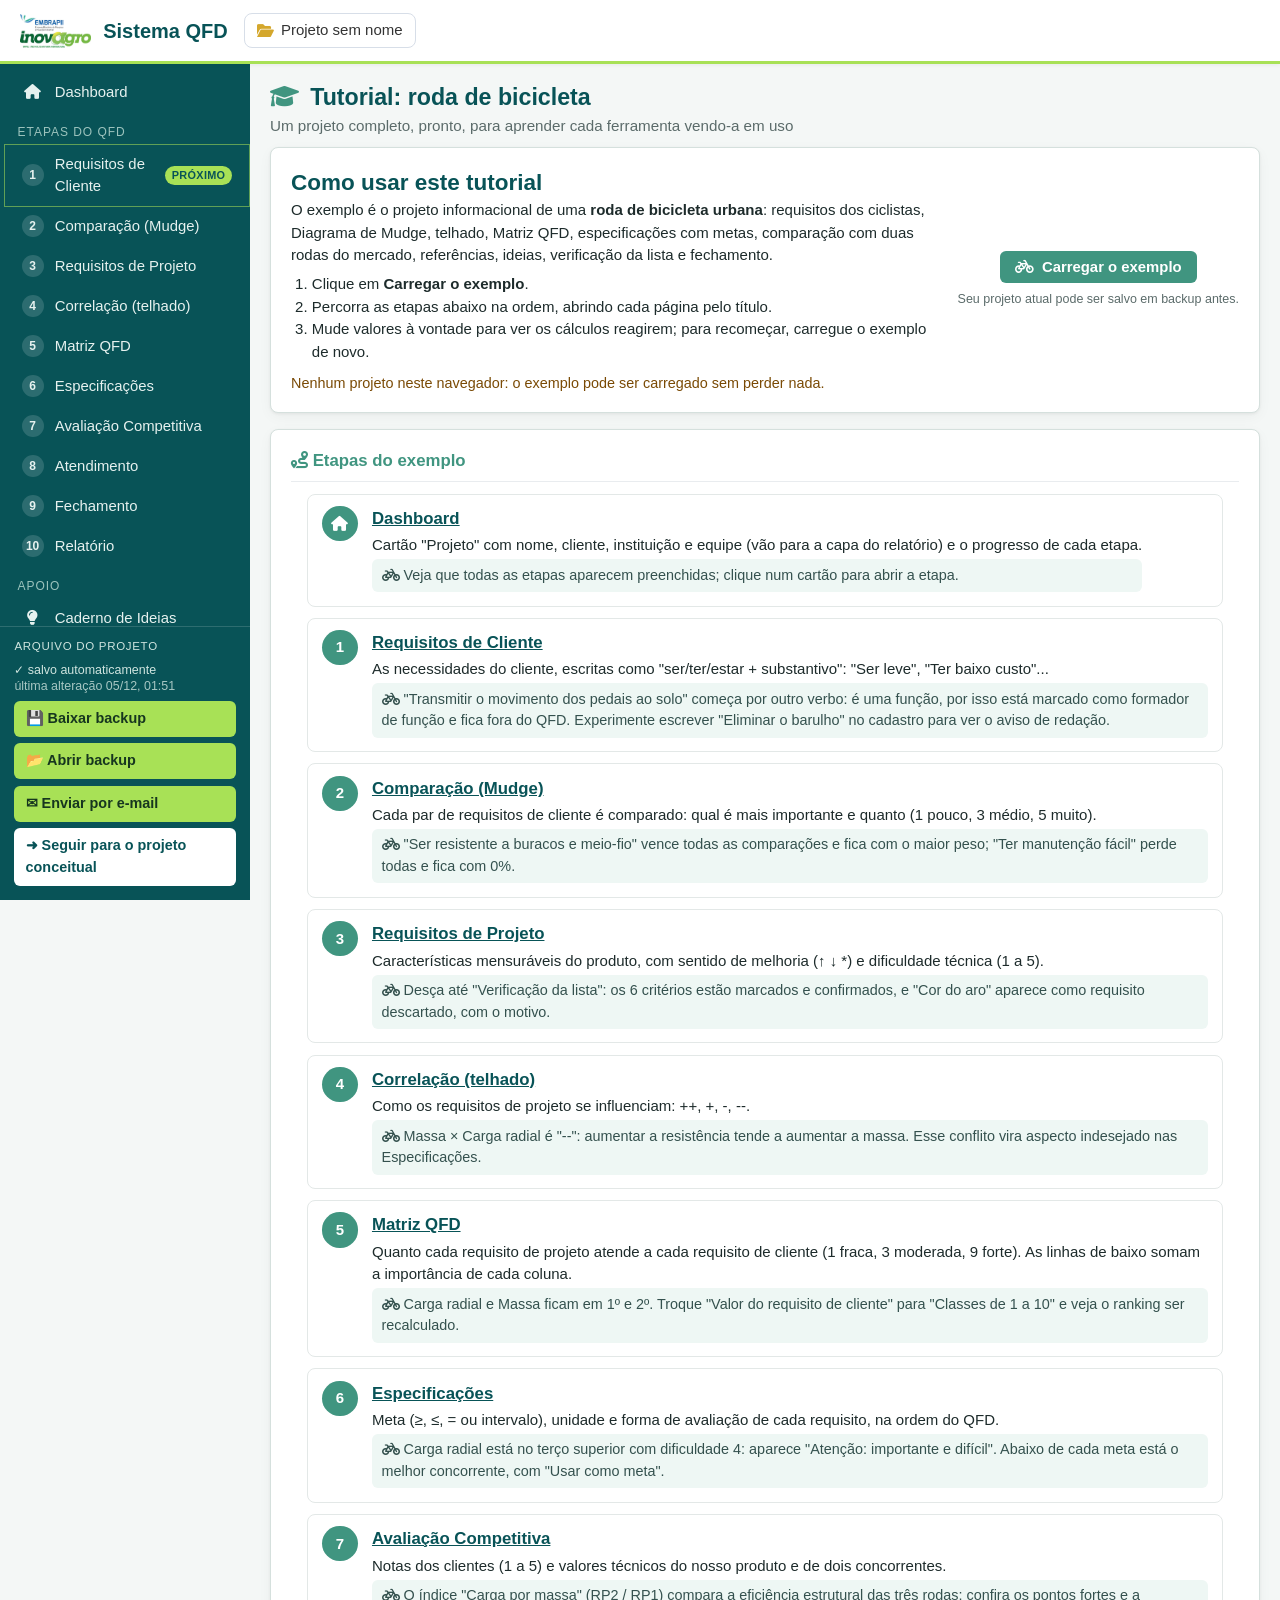
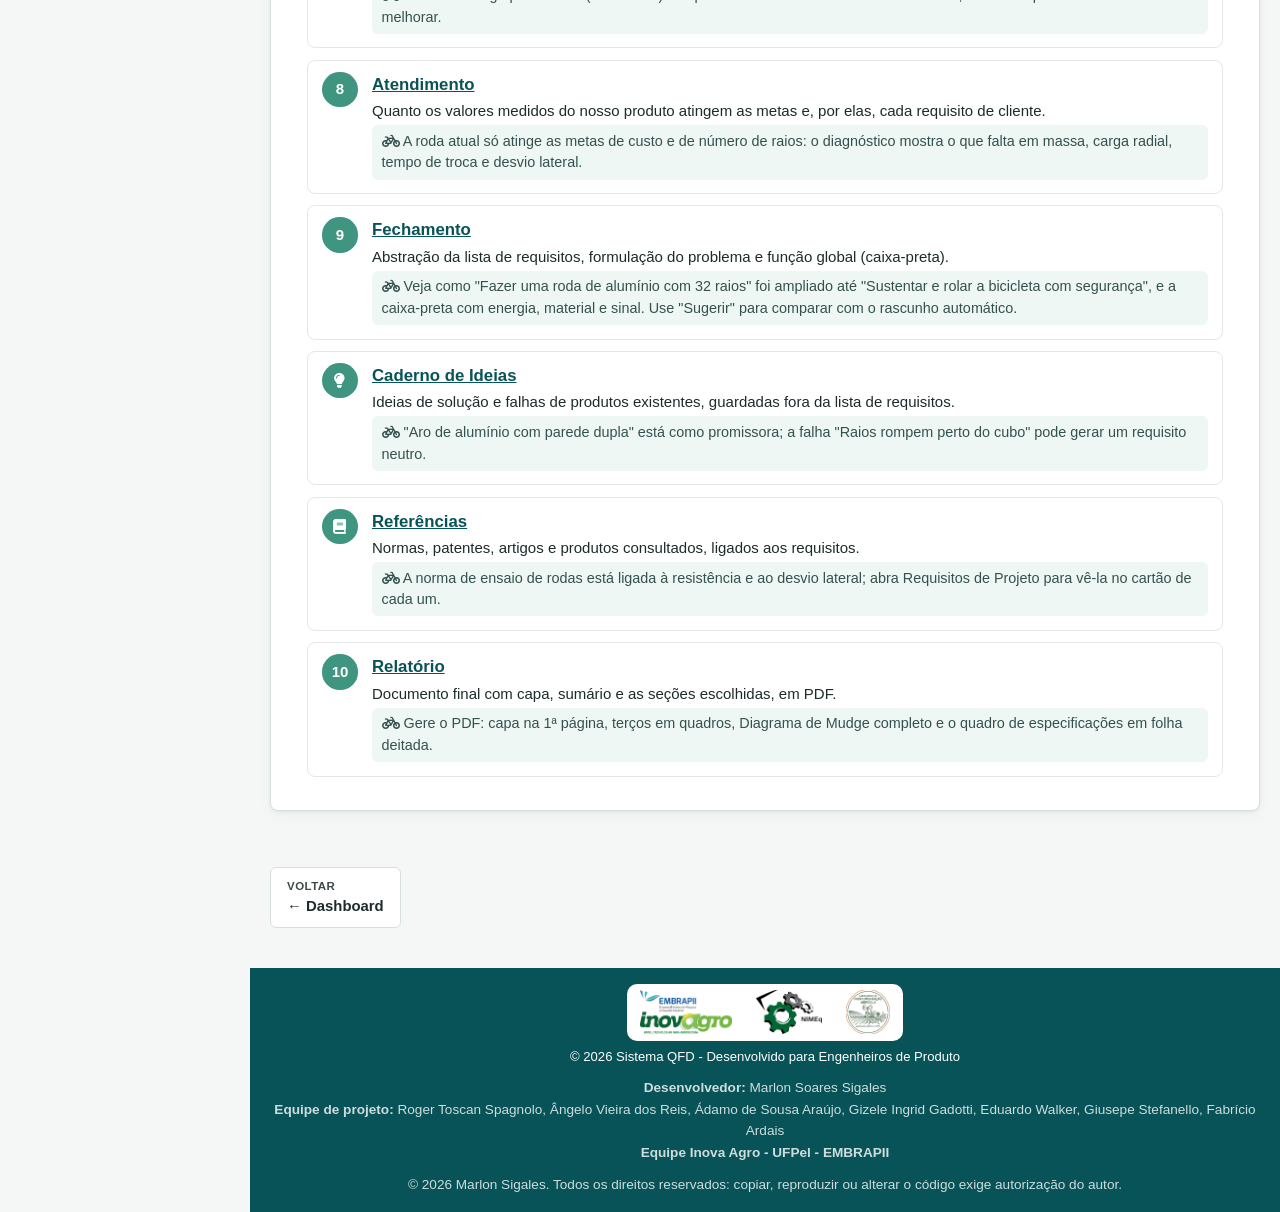
<file: pages/tutorial.html>
<!DOCTYPE html>
<html lang="pt-BR">
<head>
    <meta charset="UTF-8">
    <meta name="viewport" content="width=device-width, initial-scale=1.0">
    <link rel="icon" type="image/png" href="../img/icone-instagri.png">
    <link rel="apple-touch-icon" href="../img/icone-instagri-180.png">
    <title>Tutorial - Sistema QFD</title>
    <link rel="preload" href="../css/style.css?v=20261027h" as="style">
    <link rel="stylesheet" href="../css/style.css?v=20261027h">
    <link href="../lib/fontawesome/css/all.min.css" rel="stylesheet">
</head>
<body>

    <header class="topbar">
        <button type="button" class="sidebar-toggle" aria-label="Abrir o menu" aria-controls="sidebar" aria-expanded="false"><i class="fas fa-bars"></i></button>
        <a href="../index.html" class="topbar-marca" title="Dashboard">
            <img src="../img/logo-inovaagro.png" alt="EMBRAPII - Inova Agro" height="34">
            <span>Sistema QFD</span>
        </a>
        <span class="topbar-projeto" title="Nome do projeto (editar no Dashboard)"><i class="fas fa-folder-open"></i> <span id="topbar-projeto-nome">Projeto</span></span>
        <span class="topbar-selo" title="Os dados ficam salvos neste navegador; exporte o backup para levar a outro computador"><i class="fas fa-globe"></i> guardado no navegador</span>
        <div class="topbar-acoes">
            <div class="nav-page-actions">
                <a href="../index.html" class="btn btn-secondary">
                    <i class="fas fa-arrow-left"></i> Dashboard
                </a>
            </div>
            <div class="nav-dropdown topbar-backup">
                <a href="#" class="dropdown-toggle"><i class="fas fa-database"></i> <span class="topbar-rotulo">Backup &amp; Export</span> <i class="fas fa-chevron-down topbar-seta"></i></a>
                <div class="dropdown-menu">
                    <a href="#" onclick="exportProjectData()"><i class="fas fa-download"></i> Exportar Backup (JSON)</a>
                    <a href="#" onclick="exportarEEnviarEmail()"><i class="fas fa-envelope"></i> Exportar e enviar por e-mail</a>
                    <a href="#" onclick="document.getElementById('import-file').click()"><i class="fas fa-upload"></i> Importar Backup (JSON)</a>
                </div>
            </div>
        </div>
        <input type="file" id="import-file" style="display: none;" onchange="importProjectData(event)" accept=".json">
    </header>
    <div class="app-shell">
    <aside class="sidebar" id="sidebar">
        <nav aria-label="Etapas do QFD">
            <a href="../index.html" class="sidebar-link" title="Dashboard"><i class="fas fa-home"></i><span>Dashboard</span></a>
            <div class="sidebar-grupo">Etapas do QFD</div>
            <a href="requisitos-cliente.html" class="sidebar-link" title="Requisitos de Cliente"><span class="sidebar-num">1</span><span>Requisitos de Cliente</span></a>
            <a href="comparacao-cliente.html" class="sidebar-link" title="Comparação (Mudge)"><span class="sidebar-num">2</span><span>Comparação (Mudge)</span></a>
            <a href="requisitos-projeto.html" class="sidebar-link" title="Requisitos de Projeto"><span class="sidebar-num">3</span><span>Requisitos de Projeto</span></a>
            <a href="correlacao-projeto.html" class="sidebar-link" title="Correlação (telhado)"><span class="sidebar-num">4</span><span>Correlação (telhado)</span></a>
            <a href="matriz-qfd.html" class="sidebar-link" title="Matriz QFD"><span class="sidebar-num">5</span><span>Matriz QFD</span></a>
            <a href="especificacoes.html" class="sidebar-link" title="Especificações"><span class="sidebar-num">6</span><span>Especificações</span></a>
            <a href="avaliacao-competitiva.html" class="sidebar-link" title="Avaliação Competitiva"><span class="sidebar-num">7</span><span>Avaliação Competitiva</span></a>
            <a href="atendimento-requisitos.html" class="sidebar-link" title="Atendimento"><span class="sidebar-num">8</span><span>Atendimento</span></a>
            <a href="fechamento.html" class="sidebar-link" title="Fechamento (abstração e função global)"><span class="sidebar-num">9</span><span>Fechamento</span></a>
            <a href="relatorio.html" class="sidebar-link" title="Relatório"><span class="sidebar-num">10</span><span>Relatório</span></a>
            <div class="sidebar-grupo">Apoio</div>
            <a href="ideias.html" class="sidebar-link" title="Caderno de Ideias"><i class="fas fa-lightbulb"></i><span>Caderno de Ideias</span></a>
            <a href="referencias.html" class="sidebar-link" title="Estado da técnica e referências"><i class="fas fa-book"></i><span>Referências</span></a>
            <a href="tutorial.html" class="sidebar-link ativo" aria-current="page" title="Tutorial: projeto de exemplo (roda de bicicleta)"><i class="fas fa-graduation-cap"></i><span>Tutorial</span></a>
        </nav>
    </aside>
        <div class="app-conteudo">
            <div class="page-titulo">
                <h1><i class="fas fa-graduation-cap"></i> Tutorial: roda de bicicleta</h1>
                <p>Um projeto completo, pronto, para aprender cada ferramenta vendo-a em uso</p>
            </div>

    <main class="main-content">
        <div class="container">
            <div class="card tutorial-inicio">
                <div class="tutorial-inicio-texto">
                    <h2>Como usar este tutorial</h2>
                    <p>O exemplo é o projeto informacional de uma <strong>roda de bicicleta urbana</strong>: requisitos dos ciclistas, Diagrama de Mudge, telhado, Matriz QFD, especificações com metas, comparação com duas rodas do mercado, referências, ideias, verificação da lista e fechamento.</p>
                    <ol>
                        <li>Clique em <strong>Carregar o exemplo</strong>.</li>
                        <li>Percorra as etapas abaixo na ordem, abrindo cada página pelo título.</li>
                        <li>Mude valores à vontade para ver os cálculos reagirem; para recomeçar, carregue o exemplo de novo.</li>
                    </ol>
                    <p class="tutorial-aviso" id="tutorial-projeto-atual"></p>
                </div>
                <div class="tutorial-inicio-acao">
                    <button type="button" class="btn btn-primary btn-carregar-exemplo"><i class="fas fa-bicycle"></i> Carregar o exemplo</button>
                    <small>Seu projeto atual pode ser salvo em backup antes.</small>
                </div>
            </div>

            <div class="card" id="tutorial-etapas">
                <div class="card-header">
                    <h3 class="card-title"><i class="fas fa-route"></i> Etapas do exemplo</h3>
                </div>
                <ol class="tutorial-lista">
                <li class="tutorial-etapa">
                    <span class="tutorial-num"><i class="fas fa-home"></i></span>
                    <div>
                        <h3><a href="../index.html">Dashboard</a></h3>
                        <p>Cartão "Projeto" com nome, cliente, instituição e equipe (vão para a capa do relatório) e o progresso de cada etapa.</p>
                        <p class="tutorial-exemplo"><i class="fas fa-bicycle"></i> Veja que todas as etapas aparecem preenchidas; clique num cartão para abrir a etapa.</p>
                    </div>
                </li>
                <li class="tutorial-etapa">
                    <span class="tutorial-num">1</span>
                    <div>
                        <h3><a href="requisitos-cliente.html">Requisitos de Cliente</a></h3>
                        <p>As necessidades do cliente, escritas como "ser/ter/estar + substantivo": "Ser leve", "Ter baixo custo"...</p>
                        <p class="tutorial-exemplo"><i class="fas fa-bicycle"></i> "Transmitir o movimento dos pedais ao solo" começa por outro verbo: é uma função, por isso está marcado como formador de função e fica fora do QFD. Experimente escrever "Eliminar o barulho" no cadastro para ver o aviso de redação.</p>
                    </div>
                </li>
                <li class="tutorial-etapa">
                    <span class="tutorial-num">2</span>
                    <div>
                        <h3><a href="comparacao-cliente.html">Comparação (Mudge)</a></h3>
                        <p>Cada par de requisitos de cliente é comparado: qual é mais importante e quanto (1 pouco, 3 médio, 5 muito).</p>
                        <p class="tutorial-exemplo"><i class="fas fa-bicycle"></i> "Ser resistente a buracos e meio-fio" vence todas as comparações e fica com o maior peso; "Ter manutenção fácil" perde todas e fica com 0%.</p>
                    </div>
                </li>
                <li class="tutorial-etapa">
                    <span class="tutorial-num">3</span>
                    <div>
                        <h3><a href="requisitos-projeto.html">Requisitos de Projeto</a></h3>
                        <p>Características mensuráveis do produto, com sentido de melhoria (↑ ↓ *) e dificuldade técnica (1 a 5).</p>
                        <p class="tutorial-exemplo"><i class="fas fa-bicycle"></i> Desça até "Verificação da lista": os 6 critérios estão marcados e confirmados, e "Cor do aro" aparece como requisito descartado, com o motivo.</p>
                    </div>
                </li>
                <li class="tutorial-etapa">
                    <span class="tutorial-num">4</span>
                    <div>
                        <h3><a href="correlacao-projeto.html">Correlação (telhado)</a></h3>
                        <p>Como os requisitos de projeto se influenciam: ++, +, -, --.</p>
                        <p class="tutorial-exemplo"><i class="fas fa-bicycle"></i> Massa × Carga radial é "--": aumentar a resistência tende a aumentar a massa. Esse conflito vira aspecto indesejado nas Especificações.</p>
                    </div>
                </li>
                <li class="tutorial-etapa">
                    <span class="tutorial-num">5</span>
                    <div>
                        <h3><a href="matriz-qfd.html">Matriz QFD</a></h3>
                        <p>Quanto cada requisito de projeto atende a cada requisito de cliente (1 fraca, 3 moderada, 9 forte). As linhas de baixo somam a importância de cada coluna.</p>
                        <p class="tutorial-exemplo"><i class="fas fa-bicycle"></i> Carga radial e Massa ficam em 1º e 2º. Troque "Valor do requisito de cliente" para "Classes de 1 a 10" e veja o ranking ser recalculado.</p>
                    </div>
                </li>
                <li class="tutorial-etapa">
                    <span class="tutorial-num">6</span>
                    <div>
                        <h3><a href="especificacoes.html">Especificações</a></h3>
                        <p>Meta (≥, ≤, = ou intervalo), unidade e forma de avaliação de cada requisito, na ordem do QFD.</p>
                        <p class="tutorial-exemplo"><i class="fas fa-bicycle"></i> Carga radial está no terço superior com dificuldade 4: aparece "Atenção: importante e difícil". Abaixo de cada meta está o melhor concorrente, com "Usar como meta".</p>
                    </div>
                </li>
                <li class="tutorial-etapa">
                    <span class="tutorial-num">7</span>
                    <div>
                        <h3><a href="avaliacao-competitiva.html">Avaliação Competitiva</a></h3>
                        <p>Notas dos clientes (1 a 5) e valores técnicos do nosso produto e de dois concorrentes.</p>
                        <p class="tutorial-exemplo"><i class="fas fa-bicycle"></i> O índice "Carga por massa" (RP2 / RP1) compara a eficiência estrutural das três rodas; confira os pontos fortes e a melhorar.</p>
                    </div>
                </li>
                <li class="tutorial-etapa">
                    <span class="tutorial-num">8</span>
                    <div>
                        <h3><a href="atendimento-requisitos.html">Atendimento</a></h3>
                        <p>Quanto os valores medidos do nosso produto atingem as metas e, por elas, cada requisito de cliente.</p>
                        <p class="tutorial-exemplo"><i class="fas fa-bicycle"></i> A roda atual só atinge as metas de custo e de número de raios: o diagnóstico mostra o que falta em massa, carga radial, tempo de troca e desvio lateral.</p>
                    </div>
                </li>
                <li class="tutorial-etapa">
                    <span class="tutorial-num">9</span>
                    <div>
                        <h3><a href="fechamento.html">Fechamento</a></h3>
                        <p>Abstração da lista de requisitos, formulação do problema e função global (caixa-preta).</p>
                        <p class="tutorial-exemplo"><i class="fas fa-bicycle"></i> Veja como "Fazer uma roda de alumínio com 32 raios" foi ampliado até "Sustentar e rolar a bicicleta com segurança", e a caixa-preta com energia, material e sinal. Use "Sugerir" para comparar com o rascunho automático.</p>
                    </div>
                </li>
                <li class="tutorial-etapa">
                    <span class="tutorial-num"><i class="fas fa-lightbulb"></i></span>
                    <div>
                        <h3><a href="ideias.html">Caderno de Ideias</a></h3>
                        <p>Ideias de solução e falhas de produtos existentes, guardadas fora da lista de requisitos.</p>
                        <p class="tutorial-exemplo"><i class="fas fa-bicycle"></i> "Aro de alumínio com parede dupla" está como promissora; a falha "Raios rompem perto do cubo" pode gerar um requisito neutro.</p>
                    </div>
                </li>
                <li class="tutorial-etapa">
                    <span class="tutorial-num"><i class="fas fa-book"></i></span>
                    <div>
                        <h3><a href="referencias.html">Referências</a></h3>
                        <p>Normas, patentes, artigos e produtos consultados, ligados aos requisitos.</p>
                        <p class="tutorial-exemplo"><i class="fas fa-bicycle"></i> A norma de ensaio de rodas está ligada à resistência e ao desvio lateral; abra Requisitos de Projeto para vê-la no cartão de cada um.</p>
                    </div>
                </li>
                <li class="tutorial-etapa">
                    <span class="tutorial-num">10</span>
                    <div>
                        <h3><a href="relatorio.html">Relatório</a></h3>
                        <p>Documento final com capa, sumário e as seções escolhidas, em PDF.</p>
                        <p class="tutorial-exemplo"><i class="fas fa-bicycle"></i> Gere o PDF: capa na 1ª página, terços em quadros, Diagrama de Mudge completo e o quadro de especificações em folha deitada.</p>
                    </div>
                </li>
                </ol>
            </div>
        </div>
    </main>

    <footer class="footer">
        <div class="container">
            <div class="footer-logos">
                <img src="../img/logo-inovaagro.png" alt="EMBRAPII - Inova Agro - UFPel" height="64">
                <img src="../img/logo-nimeq.png" alt="NIMEq" height="64">
                <img src="../img/logo-instagri.png" alt="Laboratório de Instrumentação Agrícola - UFPel" height="64">
            </div>
            <p>&copy; 2026 Sistema QFD - Desenvolvido para Engenheiros de Produto</p>
            <p class="footer-credits">
                <strong>Desenvolvedor:</strong> Marlon Soares Sigales<br>
                <strong>Equipe de projeto:</strong> Roger Toscan Spagnolo, Ângelo Vieira dos Reis, Ádamo de Sousa Araújo, Gizele Ingrid Gadotti, Eduardo Walker, Giusepe Stefanello, Fabrício Ardais<br>
                <strong>Equipe Inova Agro - UFPel - EMBRAPII</strong>
            </p>
            <p class="footer-credits">
                © 2026 Marlon Sigales. Todos os direitos reservados: copiar, reproduzir ou alterar o código exige autorização do autor.
            </p>
        </div>
    </footer>
        </div>
    </div>

    <script src="../js/database.js?v=20261027h"></script>
    <script src="../js/utils.js?v=20261027h"></script>
    <script src="../js/tutorial.js"></script>
</body>
</html>
</file>
<file: css/style.css>
/* Reset e configurações básicas */
* {
    margin: 0;
    padding: 0;
    box-sizing: border-box;
}

:root {
    /* Identidade visual do Gestão de Projetos (Inova Agro) */
    --qfd-teal: #085357;        /* barra lateral, títulos */
    --qfd-teal-claro: #1b6064;  /* item ativo da barra lateral */
    --qfd-verde: #409580;       /* botões, subtítulos, barras */
    --qfd-verde-escuro: #337a68;
    --qfd-limao: #a8e156;       /* destaques */
    --qfd-verde-claro: #eef7f4; /* fundos de destaque */
    --qfd-tabela: #eef5d5;      /* cabeçalho de tabela claro */
    --qfd-fundo: #f4f7f6;
    --qfd-perigo: #b3261e;
    --qfd-sidebar: 250px;
    --qfd-topbar: 64px;
}

body {
    font-family: 'Segoe UI', Tahoma, Geneva, Verdana, sans-serif;
    line-height: 1.6;
    color: #333;
    background-color: var(--qfd-fundo);
}

.container {
    max-width: 1200px;
    margin: 0 auto;
    padding: 0 20px;
}

/* Conteúdo principal */
.main-content {
    padding: 2rem 0;
    min-height: calc(100vh - 200px);
}

/* Dashboard */
.dashboard h2 {
    color: #333;
    margin-bottom: 2rem;
    font-size: 2rem;
    text-align: center;
}

.progress-section {
    margin-bottom: 3rem;
}

.progress-section h3 {
    color: #555;
    margin-bottom: 1.5rem;
    font-size: 1.5rem;
}

.progress-cards {
    display: grid;
    grid-template-columns: repeat(auto-fit, minmax(300px, 1fr));
    gap: 1.5rem;
    margin-bottom: 2rem;
}

.progress-card {
    background: white;
    border-radius: 12px;
    padding: 1.5rem;
    box-shadow: 0 4px 15px rgba(0,0,0,0.1);
    transition: transform 0.3s ease, box-shadow 0.3s ease;
    border-left: 4px solid var(--qfd-verde);
}

.progress-card:hover {
    transform: translateY(-5px);
    box-shadow: 0 8px 25px rgba(0,0,0,0.15);
}

.progress-card.clickable {
    cursor: pointer;
}

.progress-card {
    display: flex;
    align-items: center;
    gap: 1rem;
}

.card-icon {
    background: var(--qfd-verde);
    color: white;
    width: 60px;
    height: 60px;
    border-radius: 12px;
    display: flex;
    align-items: center;
    justify-content: center;
    font-size: 1.5rem;
}

.card-content h4 {
    color: #333;
    margin-bottom: 0.5rem;
    font-size: 1.1rem;
}

.status {
    font-weight: 600;
    margin-bottom: 0.25rem;
}

.status.completed {
    color: #28a745;
}

.status.in-progress {
    color: #ffc107;
}

.status.not-started {
    color: #6c757d;
}

.count {
    font-size: 0.9rem;
    color: #666;
}

/* Ações rápidas */
.quick-actions {
    margin-bottom: 3rem;
}

.quick-actions h3 {
    color: #555;
    margin-bottom: 1.5rem;
    font-size: 1.5rem;
}

.action-buttons {
    display: flex;
    gap: 1rem;
    flex-wrap: wrap;
}

/* Botões */
.btn {
    display: inline-flex;
    align-items: center;
    gap: 0.5rem;
    padding: 0.75rem 1.5rem;
    border: none;
    border-radius: 8px;
    text-decoration: none;
    font-weight: 600;
    cursor: pointer;
    transition: all 0.3s ease;
    font-size: 0.95rem;
}

.btn-primary {
    background: var(--qfd-verde);
    color: white;
}

.btn-primary:hover {
    transform: translateY(-2px);
    box-shadow: 0 5px 15px rgba(64, 149, 128, 0.4);
}

.btn-secondary {
    background: #6c757d;
    color: white;
}

.btn-secondary:hover {
    background: #5a6268;
    transform: translateY(-2px);
}

.btn-danger {
    background: #dc3545;
    color: white;
}

.btn-danger:hover {
    background: #c82333;
    transform: translateY(-2px);
}

.btn-success {
    background: #28a745;
    color: white;
}

.btn-success:hover {
    background: #218838;
    transform: translateY(-2px);
}

/* Seção de informações */
.info-section {
    background: white;
    border-radius: 12px;
    padding: 2rem;
    box-shadow: 0 4px 15px rgba(0,0,0,0.1);
}

.info-section h3 {
    color: #333;
    margin-bottom: 1rem;
    font-size: 1.5rem;
}

.info-section p {
    color: #666;
    margin-bottom: 2rem;
    line-height: 1.7;
}

.steps-overview {
    display: grid;
    grid-template-columns: repeat(auto-fit, minmax(250px, 1fr));
    gap: 1.5rem;
}

.step {
    display: flex;
    align-items: flex-start;
    gap: 1rem;
}

.step-number {
    background: var(--qfd-verde);
    color: white;
    width: 40px;
    height: 40px;
    border-radius: 50%;
    display: flex;
    align-items: center;
    justify-content: center;
    font-weight: bold;
    flex-shrink: 0;
}

.step-content h4 {
    color: #333;
    margin-bottom: 0.5rem;
    font-size: 1rem;
}

.step-content p {
    color: #666;
    font-size: 0.9rem;
    margin: 0;
}

/* Formulários */
.form-group {
    margin-bottom: 1.5rem;
}

.form-group label {
    display: block;
    margin-bottom: 0.5rem;
    font-weight: 600;
    color: #333;
}

.form-control {
    width: 100%;
    padding: 0.75rem;
    border: 2px solid #e9ecef;
    border-radius: 8px;
    font-size: 1rem;
    transition: border-color 0.3s ease;
}

.form-control:focus {
    outline: none;
    border-color: var(--qfd-verde);
    box-shadow: 0 0 0 3px rgba(64, 149, 128, 0.1);
}

.form-control.error {
    border-color: #dc3545;
}

/* Tabelas */
.table-container {
    background: white;
    border-radius: 12px;
    overflow: hidden;
    box-shadow: 0 4px 15px rgba(0,0,0,0.1);
    margin-bottom: 2rem;
}

.table {
    width: 100%;
    border-collapse: collapse;
}

.table th,
.table td {
    padding: 1rem;
    text-align: left;
    border-bottom: 1px solid #e9ecef;
}

.table th {
    background: #f8f9fa;
    font-weight: 600;
    color: #333;
}

.table tbody tr:hover {
    background: var(--qfd-verde-claro);
}

/* Cards */
.card {
    background: white;
    border-radius: 12px;
    padding: 1.5rem;
    box-shadow: 0 4px 15px rgba(0,0,0,0.1);
    margin-bottom: 1.5rem;
}

.card-header {
    border-bottom: 1px solid #e9ecef;
    padding-bottom: 1rem;
    margin-bottom: 1rem;
}

.card-title {
    color: #333;
    font-size: 1.25rem;
    margin: 0;
}

/* Matriz QFD específica */
.qfd-container {
    position: relative;
    margin-top: 16px;
    display: flex;
    flex-direction: column;
    align-items: flex-start;
}

.qfd-roof-container {
    display: none !important; /* telhado integrado na tabela unificada */
}

.qfd-roof-container.collapsed {
    display: none;
}

.qfd-roof-table {
    border-collapse: collapse;
    margin: 0;
}

.qfd-roof-cell,
.qfd-roof-cell-readonly {
    width: var(--qfd-rp-width, 44px);
    min-width: var(--qfd-rp-width, 44px);
    max-width: var(--qfd-rp-width, 44px);
    height: 28px;
    border: 1px solid #ddd;
    background: #f8fafc;
    text-align: center;
    vertical-align: middle;
    font-weight: 700;
    font-size: 0.8rem;
    padding: 0;
}

.qfd-roof-cell-readonly {
    pointer-events: none;
    user-select: none;
    cursor: default;
}

.qfd-roof-empty,
.qfd-roof-side-empty {
    width: var(--qfd-rp-width, 44px);
    min-width: var(--qfd-rp-width, 44px);
    max-width: var(--qfd-rp-width, 44px);
    height: 28px;
    border: none;
    background: transparent;
    pointer-events: none;
}

.qfd-roof-label {
    background: var(--qfd-verde-claro);
    color: var(--qfd-teal);
    font-size: 0.75rem;
    font-weight: 600;
    text-align: center;
    vertical-align: middle;
    min-width: 200px;
    pointer-events: none;
}

.qfd-roof-row {
    pointer-events: none;
}

.qfd-roof-cell .symbol {
    font-weight: bold;
}

.qfd-matrix {
    overflow-x: auto;
    background: white;
    border-radius: 0 0 12px 12px;
    box-shadow: 0 4px 15px rgba(0,0,0,0.1);
    width: 100%;
}

.qfd-table {
    min-width: 800px;
    border-collapse: collapse;
}

.qfd-table {
    --qfd-rp-width: 44px;
}

.qfd-table th,
.qfd-table td {
    border: 1px solid #ddd;
    padding: 0.35rem;
    text-align: center;
}

.qfd-table .influence-cell {
    min-width: var(--qfd-rp-width, 44px);
    width: var(--qfd-rp-width, 44px);
    cursor: pointer;
}

.qfd-table th {
    background: var(--qfd-verde);
    color: white;
    font-weight: 600;
}

.qfd-table .req-number-cell {
    width: var(--qfd-rp-width, 44px);
    min-width: var(--qfd-rp-width, 44px);
    max-width: var(--qfd-rp-width, 44px);
    height: 88px;
    padding: 4px 2px;
    vertical-align: bottom;
    cursor: help;
}

.qfd-table .req-number-cell .rp-id {
    display: inline-block;
    writing-mode: vertical-rl;
    transform: rotate(180deg);
    font-size: 0.75rem;
    line-height: 1;
    letter-spacing: 0.2px;
    font-weight: 700;
}

.qfd-table .req-number-cell .rp-sentido {
    display: block;
    font-size: 0.7rem;
    margin-top: 2px;
    opacity: 0.9;
}

.qfd-table .row-header {
    background: #f8f9fa;
    color: #333;
    text-align: left;
    font-weight: 600;
    min-width: 200px;
    position: sticky;
    left: 0;
    z-index: 10;
}

.importance-header,
.importance-value-cell,
.importance-percent-cell {
    min-width: 72px !important;
    width: 72px;
}

.importance-value-cell {
    background: var(--qfd-verde-claro);
    font-weight: bold;
}

.importance-percent-cell {
    background: var(--qfd-verde-claro);
    color: var(--qfd-verde);
}

/* Rodapé da Matriz QFD: somas por requisito de projeto */
.qfd-sum-row td,
.qfd-sum-row th {
    background: var(--qfd-verde-claro);
    font-size: 0.85rem;
    text-align: center;
}

.qfd-sum-row th.row-header {
    text-align: right;
    font-weight: 600;
}

.qfd-sum-total td {
    font-weight: bold;
    border-top: 2px solid var(--qfd-verde);
}

.qfd-sum-percent td {
    color: var(--qfd-verde);
}

/* Destaque da célula ativa no fluxo de preenchimento */
.influence-cell.active-a {
    outline: 2px solid var(--qfd-verde);
    outline-offset: -2px;
}

.influence-cell.active-b {
    outline: 2px solid #16a34a;
    outline-offset: -2px;
}

/* Footer */
.footer {
    background: #333;
    color: white;
    text-align: center;
    padding: 1.5rem 0;
    margin-top: 3rem;
}

.footer-credits {
    font-size: 0.85rem;
    margin-top: 10px;
    opacity: 0.8;
    line-height: 1.6;
}

.footer-credits a {
    color: var(--qfd-limao);
}

/* Responsividade */
@media (max-width: 768px) {
    .progress-cards {
        grid-template-columns: 1fr;
    }
    
    .action-buttons {
        flex-direction: column;
    }
    
    .btn {
        justify-content: center;
    }
    
    .steps-overview {
        grid-template-columns: 1fr;
    }
}

/* Animações */
@keyframes fadeIn {
    from {
        opacity: 0;
        transform: translateY(20px);
    }
    to {
        opacity: 1;
        transform: translateY(0);
    }
}

.fade-in {
    animation: fadeIn 0.5s ease-out;
}

/* Estados de loading */
.loading {
    opacity: 0.6;
    pointer-events: none;
}

.spinner {
    border: 3px solid #f3f3f3;
    border-top: 3px solid var(--qfd-verde);
    border-radius: 50%;
    width: 30px;
    height: 30px;
    animation: spin 1s linear infinite;
    margin: 20px auto;
}

@keyframes spin {
    0% { transform: rotate(0deg); }
    100% { transform: rotate(360deg); }
}

/* Tooltip/Hover Styles */
[data-tooltip] {
    position: relative;
    cursor: help;
}

.report-dict-list {
    margin: 0.5rem 0 1rem 1.25rem;
    padding: 0;
}

.report-dict-list li {
    margin-bottom: 0.35rem;
}

.report-hint {
    font-size: 0.9rem;
    color: #64748b;
    margin-bottom: 0.75rem;
}

/* Alertas */
.alert {
    padding: 1rem;
    border-radius: 8px;
    margin-bottom: 1rem;
    border-left: 4px solid;
}

.alert-success {
    background: #d4edda;
    color: #155724;
    border-left-color: #28a745;
}

.alert-warning {
    background: #fff3cd;
    color: #856404;
    border-left-color: #ffc107;
}

.alert-danger {
    background: #f8d7da;
    color: #721c24;
    border-left-color: #dc3545;
}

.alert-info {
    background: #d1ecf1;
    color: #0c5460;
    border-left-color: #17a2b8;
}

/* Estilos para Dropdown Menu */
.dropdown-menu {
    background-color: white;
    border-top: 2px solid var(--qfd-verde);
}

.dropdown-menu a {
    border-left: 3px solid transparent;
    white-space: nowrap;
}

.dropdown-menu a:hover {
    background-color: var(--qfd-verde-claro);
    border-left-color: var(--qfd-verde);
    padding-left: 20px;
}

/* ========================================================================
   FILTROS DA ANÁLISE (Correlação Projeto)
   ======================================================================== */

.analysis-item.visible {
    display: block;
}

/* Efeito de Hover nas células da matriz */
.influence-cell:hover, .matrix-comparison:hover {
    background-color: var(--qfd-verde-claro) !important;
    cursor: help;
}

.row-header:hover, .matrix-row-header:hover, .matrix-header-cell:hover {
    background-color: var(--qfd-verde-claro) !important;
    cursor: help;
}

/* Correções para Matriz de Comparação */
.matrix-table-wrapper {
    overflow-x: auto;
    max-width: 100%;
    border-radius: 8px;
    box-shadow: 0 2px 10px rgba(0,0,0,0.05);
}

.matrix-table {
    display: table;
    border-collapse: collapse;
    min-width: 100%;
    background: white;
}

.matrix-row {
    display: table-row;
}

.matrix-cell {
    display: table-cell;
    padding: 12px;
    border: 1px solid #e9ecef;
    text-align: center;
    vertical-align: middle;
    min-width: 80px;
}

.matrix-header .matrix-cell {
    background: #f8f9fa;
    font-weight: bold;
    position: sticky;
    top: 0;
    z-index: 10;
}

.matrix-row-header {
    background: #f8f9fa;
    font-weight: bold;
    text-align: left;
    min-width: 200px;
    max-width: 300px;
    white-space: nowrap;
    overflow: hidden;
    text-overflow: ellipsis;
    position: sticky;
    left: 0;
    z-index: 5;
}

.matrix-corner {
    position: sticky;
    left: 0;
    top: 0;
    z-index: 15;
    background: #e9ecef !important;
}

/* Estilos para Somatórios */
.req-summary {
    display: block;
    font-size: 0.8rem;
    color: var(--qfd-verde);
    margin-top: 4px;
}

.matrix-row-total, .matrix-column-total, .matrix-grand-total {
    background: var(--qfd-verde-claro) !important;
    font-weight: bold;
    color: #4a5568;
}

/* Hovers e Tooltips */
.matrix-comparison:hover {
    background-color: var(--qfd-verde-claro) !important;
    cursor: pointer;
}

.matrix-header-cell:hover, .matrix-row-header:hover {
    background-color: #f1f3f5 !important;
}

/* ========================================================================
   MATRIZ DE COMPARAÇÃO - EXIBIÇÃO DO RESULTADO NA CÉLULA
   (número do requisito em cima, importância embaixo)
   ======================================================================== */

.matrix-comparison .comparison-result {
    display: flex;
    flex-direction: column;
    align-items: center;
    justify-content: center;
    gap: 4px;
    line-height: 1.1;
}

.matrix-comparison .comparison-winner .winner-indicator {
    font-weight: 800;
    font-size: 1.05rem;
    color: #212529;
}

.matrix-comparison .comparison-importance .value-indicator {
    font-weight: 700;
    font-size: 0.95rem;
}

/* Cores por importância */
.matrix-comparison .comparison-importance.importance-1 .value-indicator {
    color: #1e60ff; /* azul */
}

.matrix-comparison .comparison-importance.importance-3 .value-indicator {
    color: #1f9d55; /* verde */
}

.matrix-comparison .comparison-importance.importance-5 .value-indicator {
    color: #dc3545; /* vermelho */
    font-weight: 900; /* 5 mais destacado */
}

/* Legenda Separada */
.matrix-legend {
    padding: 1rem;
}

.legend-item {
    padding: 0.75rem;
    background: #f8f9fa;
    border-radius: 6px;
    border-left: 3px solid var(--qfd-verde);
}

.legend-number {
    background: var(--qfd-verde);
    color: white;
    width: 24px;
    height: 24px;
    border-radius: 50%;
    display: flex;
    align-items: center;
    justify-content: center;
    font-size: 0.8rem;
    font-weight: bold;
    flex-shrink: 0;
}

.legend-text {
    flex: 1;
    font-size: 0.9rem;
    white-space: nowrap;
    overflow: hidden;
    text-overflow: ellipsis;
}

.legend-score {
    font-size: 0.8rem;
    font-weight: bold;
    color: #4a5568;
    background: #e2e8f0;
    padding: 2px 8px;
    border-radius: 10px;
}

/* ===== ESTILOS PARA RELATÓRIO PDF ===== */

/* ------------------------------------------------------------------------
   Preview do relatório (relatorio.html / relatorio.js)
   ------------------------------------------------------------------------ */

.report-preview-content {
    background: #eef2f7;
    padding: 1.5rem;
    border-radius: 14px;
    border: 1px solid #d7dee8;
}

.report-page {
    background: white;
    max-width: 980px;
    margin: 0 auto;
    padding: 0;
    border-radius: 14px;
    box-shadow: 0 18px 45px rgba(16, 24, 40, 0.12);
    color: #111827;
    overflow: hidden;
    border: 1px solid #d7dee8;
}

.report-header {
    text-align: left;
    padding: 2.25rem 2.25rem 1.5rem 2.25rem;
    background: var(--qfd-teal);
    color: #ffffff;
    border-bottom: 4px solid var(--qfd-limao);
}

.report-header h1 {
    margin: 0;
    font-size: 1.8rem;
    line-height: 1.25;
    color: #ffffff;
    letter-spacing: 0.2px;
}

.report-header h2 {
    margin: 0.65rem 0 0 0;
    font-size: 1.05rem;
    font-weight: 600;
    color: rgba(255, 255, 255, 0.85);
}

.report-header p {
    margin: 0.85rem 0 0 0;
    color: rgba(255, 255, 255, 0.8);
    font-size: 0.95rem;
}

.report-section {
    margin: 0;
    padding: 1.25rem 2.25rem;
    border: none;
    border-top: 1px solid #e5e7eb;
    background: #ffffff;
}

.report-section h3 {
    margin: 0 0 0.85rem 0;
    font-size: 1.05rem;
    color: #0f172a;
    letter-spacing: 0.3px;
    text-transform: uppercase;
    font-weight: 800;
    display: inline-flex;
    align-items: center;
    gap: 0.5rem;
    padding: 0.35rem 0.75rem;
    border-left: 4px solid var(--qfd-verde);
    background: var(--qfd-verde-claro);
    border-radius: 6px;
}

.report-section p {
    margin: 0;
    color: #374151;
    line-height: 1.65;
}

.report-table,
.roof-table {
    width: 100%;
    border-collapse: collapse;
    margin-top: 0.75rem;
    background: white;
    border: 1px solid #d7dee8;
}

.report-table thead,
.roof-table thead {
    background: var(--qfd-tabela);
    color: var(--qfd-teal);
}

.report-table th,
.report-table td,
.roof-table th,
.roof-table td {
    border: 1px solid #d7dee8;
    padding: 0.65rem 0.8rem;
    font-size: 0.92rem;
    vertical-align: top;
}

.report-table th,
.roof-table th {
    font-weight: 700;
    letter-spacing: 0.2px;
}

.report-table tbody tr:nth-child(even),
.roof-table tbody tr:nth-child(even) {
    background: #f6f8fb;
}

.report-table tbody tr:hover,
.roof-table tbody tr:hover {
    background: var(--qfd-verde-claro);
}

.roof-table td.diagonal {
    background: #e5e7eb;
}

.roof-table td.empty {
    background: #f6f8fb;
}

.roof-table td.corr-cell {
    font-weight: 700;
    text-align: center;
}

/* Separação por terços nas especificações de projeto */
.report-table tr.tercio-superior td {
    background: #dcfce7;
    border-left: 3px solid #16a34a;
}

.report-table tr.tercio-medio td {
    background: #fef2f2;
    border-left: 3px solid #dc2626;
}

.report-table tr.tercio-inferior td {
    background: #fff7ed;
    border-left: 3px solid #ea580c;
}

.report-has-tip {
    cursor: help;
}

.report-has-tip[data-tooltip]:hover {
    outline: 1px dashed var(--qfd-verde);
}

.tercios-legend {
    display: grid;
    gap: 0.45rem;
    margin: 0.25rem 0 0.9rem 0;
}

.tercios-legend .tercio-item {
    border: 1px solid #d7dee8;
    border-left-width: 5px;
    border-radius: 8px;
    padding: 0.55rem 0.7rem;
    font-size: 0.9rem;
    color: #374151;
}

.tercios-legend .tercio-item.tercio-superior {
    border-left-color: #16a34a;
    background: #ecfdf5;
}

.tercios-legend .tercio-item.tercio-medio {
    border-left-color: #dc2626;
    background: #fef2f2;
}

.tercios-legend .tercio-item.tercio-inferior {
    border-left-color: #ea580c;
    background: #fff7ed;
}

/* Matriz QFD compacta para evitar corte no PDF */
.qfd-matrix-report-wrapper {
    overflow-x: auto;
}

.qfd-matrix-report {
    table-layout: fixed;
    width: max-content;
    min-width: 100%;
}

.qfd-matrix-report .qfd-corner-cell {
    min-width: 64px;
}

.qfd-matrix-report .qfd-rp-header {
    width: 24px;
    min-width: 24px;
    max-width: 24px;
    padding: 4px 2px;
    vertical-align: bottom;
    text-align: center;
}

.qfd-matrix-report .qfd-rp-header span {
    display: inline-block;
    writing-mode: vertical-rl;
    transform: rotate(180deg);
    font-size: 0.7rem;
    line-height: 1;
}

.qfd-matrix-report .qfd-rc-label {
    font-weight: 700;
    white-space: nowrap;
}

.qfd-matrix-report .qfd-cell {
    width: 24px;
    min-width: 24px;
    max-width: 24px;
    height: 22px;
    padding: 2px;
    text-align: center;
    font-size: 0.72rem;
    line-height: 1;
}

@media (max-width: 768px) {
    .report-page {
        border-radius: 12px;
    }
    .report-preview-content {
        padding: 0.75rem;
    }
    .report-header {
        padding: 1.5rem 1.25rem 1.1rem 1.25rem;
    }
    .report-section {
        padding: 1rem 1.25rem;
    }
    .report-table th,
    .report-table td,
    .roof-table th,
    .roof-table td {
        padding: 0.45rem 0.5rem;
        font-size: 0.88rem;
    }
}

@page {
    size: A4;
    margin: 2cm;
}

@media print {
    .report-preview-content {
        background: white;
        border: none;
        padding: 0;
    }
    .report-page {
        box-shadow: none;
        border-radius: 0;
        max-width: none;
        margin: 0;
        padding: 0;
        border: none;
    }
    .report-section {
        break-inside: avoid;
    }
}

/* Estilos para Dicionário de Requisitos */
.dictionary-table {
    width: 100%;
    border-collapse: collapse;
    margin: 1rem 0;
}

.dictionary-table thead {
    background: var(--qfd-verde);
    color: white;
}

.dictionary-table th {
    padding: 0.75rem;
    text-align: left;
    font-weight: 600;
}

.dictionary-table td {
    padding: 0.75rem;
    border-bottom: 1px solid #e5e7eb;
}

.dictionary-table tbody tr:hover {
    background: #f8f9fa;
}

.req-code {
    font-weight: 600;
    color: var(--qfd-verde);
    font-family: 'Courier New', monospace;
}

/* Estilos para Telhado QFD */
.roof-matrix-preview {
    margin: 1.5rem 0;
    padding: 1rem;
    background: #f8f9fa;
    border-radius: 8px;
    overflow-x: auto;
}

.roof-table-preview {
    display: inline-block;
    min-width: 100%;
}

.roof-cell-preview {
    display: inline-block;
    width: 40px;
    height: 40px;
    margin: 2px;
    background: white;
    border: 1px solid #e5e7eb;
    border-radius: 4px;
    text-align: center;
    line-height: 40px;
    font-size: 0.85rem;
    font-weight: 600;
}

.roof-cell-preview.positive {
    background: #dcfce7;
    color: #10b981;
    border-color: #10b981;
}

.roof-cell-preview.negative {
    background: #fee2e2;
    color: #dc2626;
    border-color: #dc2626;
}

.roof-cell-preview.strong-positive {
    background: #86efac;
    color: #059669;
    border-color: #059669;
    font-weight: 700;
}

.roof-cell-preview.strong-negative {
    background: #fca5a5;
    color: #991b1b;
    border-color: #991b1b;
    font-weight: 700;
}

/* Estilos para Importância Relativa */
.importance-relative {
    display: flex;
    align-items: center;
    gap: 0.5rem;
}

.importance-bar {
    height: 20px;
    background: linear-gradient(90deg, var(--qfd-verde), var(--qfd-teal));
    border-radius: 4px;
    flex: 1;
    min-width: 100px;
}

.importance-value {
    font-weight: 600;
    color: var(--qfd-verde);
    min-width: 50px;
    text-align: right;
}

/* Hovers para células */
.report-cell-with-hover {
    position: relative;
    cursor: help;
    border-bottom: 1px dotted var(--qfd-verde);
}

.report-cell-with-hover:hover::after {
    content: attr(data-tooltip);
    position: absolute;
    bottom: 100%;
    left: 0;
    background: #1f2937;
    color: white;
    padding: 0.5rem;
    border-radius: 4px;
    font-size: 0.85rem;
    white-space: nowrap;
    z-index: 1000;
    margin-bottom: 5px;
}

.report-header-cell-with-hover {
    position: relative;
    cursor: help;
    border-bottom: 2px dotted var(--qfd-verde);
}

.report-header-cell-with-hover:hover::after {
    content: attr(data-tooltip);
    position: absolute;
    bottom: 100%;
    left: 0;
    background: #1f2937;
    color: white;
    padding: 0.5rem;
    border-radius: 4px;
    font-size: 0.85rem;
    white-space: nowrap;
    z-index: 1000;
    margin-bottom: 5px;
}

/* ===== ESTILOS PARA VISUALIZAÇÃO COMPLETA DO TELHADO QFD ===== */

/* ===== ESTILOS PARA VISUALIZAÇÃO COMPLETA DO TELHADO QFD ===== */

.roof-visualization-container {
    margin: 1.5rem 0;
    padding: 1rem;
    background: #f8f9fa;
    border-radius: 8px;
    overflow-x: auto;
}

.roof-visualization-table {
    width: 100%;
    border-collapse: collapse;
    background: white;
}

.roof-corner {
    width: 60px;
    height: 60px;
    background: #e9ecef;
    border: 1px solid #dee2e6;
}

.roof-header-cell {
    width: 50px;
    height: 50px;
    background: var(--qfd-verde);
    color: white;
    font-weight: 600;
    text-align: center;
    vertical-align: middle;
    border: 1px solid #dee2e6;
    font-size: 0.9rem;
    padding: 0;
}

.roof-row-header {
    width: 60px;
    background: var(--qfd-verde);
    color: white;
    font-weight: 600;
    text-align: center;
    vertical-align: middle;
    border: 1px solid #dee2e6;
    font-size: 0.9rem;
    padding: 0;
}

.roof-cell-upper,
.roof-cell-lower,
.roof-diagonal-cell {
    width: 50px;
    height: 50px;
    border: 1px solid #dee2e6;
    text-align: center;
    vertical-align: middle;
    font-weight: 600;
    font-size: 0.9rem;
    background: white;
}

.roof-diagonal-cell {
    background: var(--qfd-verde-claro);
}

.roof-cell-upper.strong-positive,
.roof-cell-lower.strong-positive {
    background: #86efac;
    color: #059669;
    border-color: #059669;
}

.roof-cell-upper.positive,
.roof-cell-lower.positive {
    background: #dcfce7;
    color: #10b981;
    border-color: #10b981;
}

.roof-cell-upper.negative,
.roof-cell-lower.negative {
    background: #fee2e2;
    color: #dc2626;
    border-color: #dc2626;
}

.roof-cell-upper.strong-negative,
.roof-cell-lower.strong-negative {
    background: #fca5a5;
    color: #991b1b;
    border-color: #991b1b;
}

.roof-legend {
    margin-top: 1.5rem;
    padding: 1rem;
    background: white;
    border-radius: 8px;
    border-left: 4px solid var(--qfd-verde);
}

.roof-legend h4 {
    font-weight: 600;
    margin-bottom: 1rem;
    color: #333;
}

.legend-items {
    display: grid;
    grid-template-columns: repeat(auto-fit, minmax(250px, 1fr));
    gap: 1rem;
}

.legend-item {
    display: flex;
    align-items: center;
    gap: 0.75rem;
    font-size: 0.95rem;
}

.legend-symbol {
    display: inline-flex;
    align-items: center;
    justify-content: center;
    width: 40px;
    height: 40px;
    background: var(--qfd-verde-claro);
    border: 1px solid var(--qfd-verde);
    border-radius: 4px;
    font-weight: 600;
    color: var(--qfd-verde);
}

.legend-symbol.strong-positive {
    background: #86efac;
    color: #059669;
    border-color: #059669;
}

.legend-symbol.positive {
    background: #dcfce7;
    color: #10b981;
    border-color: #10b981;
}

.legend-symbol.negative {
    background: #fee2e2;
    color: #dc2626;
    border-color: #dc2626;
}

.legend-symbol.strong-negative {
    background: #fca5a5;
    color: #991b1b;
    border-color: #991b1b;
}

/* Estilos para Importância Relativa na Matriz */
.relative-importance {
    background: var(--qfd-verde) !important;
    color: white !important;
    font-weight: 600;
    text-align: center;
}

.absolute-importance {
    background: var(--qfd-verde-claro);
    color: var(--qfd-verde);
    font-weight: 600;
    text-align: center;
}

/* Modal de Influência */
.modal {
    display: none;
    align-items: center;
    justify-content: center;
    position: fixed;
    z-index: 1500;
    left: 0;
    top: 0;
    width: 100%;
    height: 100%;
    background-color: rgba(0,0,0,0.5);
    backdrop-filter: blur(3px);
    overflow-y: auto;
    padding: 20px;
}

.modal-content {
    background-color: white;
    margin: auto;
    padding: 0;
    border-radius: 12px;
    width: 90%;
    max-width: 600px;
    max-height: 90vh;
    box-shadow: 0 10px 30px rgba(0,0,0,0.2);
    overflow: hidden;
    animation: modalSlideIn 0.3s ease-out;
    position: relative;
}

@keyframes modalSlideIn {
    from { transform: translateY(-50px); opacity: 0; }
    to { transform: translateY(0); opacity: 1; }
}

.modal-header {
    background: var(--qfd-verde);
    color: white;
    padding: 15px 20px;
    display: flex;
    justify-content: space-between;
    align-items: center;
}

.close-modal {
    font-size: 24px;
    cursor: pointer;
    opacity: 0.8;
    transition: opacity 0.2s;
}

.close-modal:hover {
    opacity: 1;
}

.modal-body {
    padding: 20px;
}

.comparison-info {
    background: #f8f9fa;
    padding: 15px;
    border-radius: 8px;
    margin-bottom: 20px;
    border-left: 4px solid var(--qfd-verde);
    font-size: 0.95rem;
}

.influence-options {
    display: grid;
    grid-template-columns: repeat(2, 1fr);
    gap: 10px;
}

.influence-opt {
    padding: 12px;
    border: 2px solid #eee;
    border-radius: 8px;
    background: white;
    cursor: pointer;
    font-weight: 600;
    transition: all 0.2s;
    text-align: center;
}

.influence-opt:hover {
    border-color: var(--qfd-verde);
    background: var(--qfd-verde-claro);
}

.influence-opt.level-1 { border-left: 5px solid #ffc107; }
.influence-opt.level-3 { border-left: 5px solid #fd7e14; }
.influence-opt.level-9 { border-left: 5px solid #dc3545; }

/* Seções Recolhíveis */
.qfd-roof.collapsed,
.direction-row.collapsed {
    display: none;
}

/* Menu Dropdown */
.nav-dropdown {
    position: relative;
}

.dropdown-menu {
    display: none;
    position: absolute;
    top: 100%;
    left: 0;
    background: white;
    min-width: 220px;
    box-shadow: 0 8px 20px rgba(0,0,0,0.15);
    border-radius: 0 0 8px 8px;
    z-index: 1000;
    padding: 10px 0;
}

.dropdown-menu.show {
    display: block;
    animation: fadeIn 0.2s ease;
}

.dropdown-menu a {
    padding: 10px 20px;
    display: flex;
    align-items: center;
    gap: 10px;
    color: #444;
    text-decoration: none;
    transition: background 0.2s;
    border-bottom: none !important;
}

.dropdown-menu a:hover {
    background: var(--qfd-verde-claro);
    color: var(--qfd-verde);
}

.dropdown-menu hr {
    margin: 8px 0;
    border: none;
    border-top: 1px solid #eee;
}

@keyframes fadeIn {
    from { opacity: 0; transform: translateY(-10px); }
    to { opacity: 1; transform: translateY(0); }
}

/* Estilo para nível 9 */
.level-9 {
    background-color: #dc3545 !important;
    color: white !important;
}

.influence-symbol.level-9 {
    background: #dc3545;
    color: white;
    width: 30px;
    height: 30px;
    border-radius: 50%;
    display: flex;
    align-items: center;
    justify-content: center;
    font-weight: bold;
}

/* ========================================================================
   MODAL DE COMPARAÇÃO - POPUP SOBREPOSTO
   ======================================================================== */

.modal-overlay {
    display: flex !important;
    align-items: center;
    justify-content: center;
    position: fixed !important;
    z-index: 2000 !important;
    left: 0;
    top: 0;
    width: 100%;
    height: 100%;
    background-color: rgba(0, 0, 0, 0.6);
    backdrop-filter: blur(4px);
    overflow-y: auto;
    padding: 20px;
    opacity: 1;
    transition: opacity 0.3s ease;
}

.comparison-modal {
    background-color: white;
    border-radius: 12px;
    width: 90%;
    max-width: 700px;
    max-height: 90vh;
    box-shadow: 0 15px 40px rgba(0, 0, 0, 0.3);
    overflow: hidden;
    display: flex;
    flex-direction: column;
    animation: modalSlideIn 0.3s ease-out;
}

.modal-close {
    background: none;
    border: none;
    color: white;
    font-size: 28px;
    cursor: pointer;
    padding: 0;
    width: 32px;
    height: 32px;
    display: flex;
    align-items: center;
    justify-content: center;
    border-radius: 50%;
    transition: all 0.2s;
    opacity: 0.9;
}

.modal-close:hover {
    opacity: 1;
    background: rgba(255, 255, 255, 0.2);
}

.comparison-question {
    text-align: center;
    margin-bottom: 20px;
}

.comparison-question h4 {
    margin: 0;
    color: #333;
    font-size: 1.2rem;
}

.requirements-comparison {
    display: flex;
    flex-direction: column;
    gap: 20px;
    margin-bottom: 25px;
}

.requirement-option {
    border: 2px solid #e9ecef;
    border-radius: 10px;
    padding: 20px;
    cursor: pointer;
    transition: all 0.3s ease;
    background: white;
}

.requirement-option:hover {
    border-color: var(--qfd-verde);
    background: var(--qfd-verde-claro);
    transform: translateY(-2px);
    box-shadow: 0 4px 12px rgba(64, 149, 128, 0.15);
}

.requirement-option.selected {
    border-color: var(--qfd-verde);
    background: var(--qfd-verde-claro);
    box-shadow: 0 4px 16px rgba(64, 149, 128, 0.25);
}

.req-header {
    display: flex;
    align-items: center;
    gap: 10px;
    margin-bottom: 10px;
}

.req-number {
    background: var(--qfd-verde);
    color: white;
    width: 32px;
    height: 32px;
    border-radius: 50%;
    display: flex;
    align-items: center;
    justify-content: center;
    font-weight: bold;
    font-size: 0.9rem;
    flex-shrink: 0;
}

.req-label {
    font-weight: 600;
    color: var(--qfd-verde);
    font-size: 0.9rem;
    text-transform: uppercase;
    letter-spacing: 0.5px;
}

.req-description {
    color: #555;
    line-height: 1.6;
    font-size: 1rem;
}

.vs-divider {
    text-align: center;
    font-weight: bold;
    color: var(--qfd-verde);
    font-size: 1.2rem;
    margin: 5px 0;
}

.importance-levels {
    margin-top: 25px;
    padding-top: 25px;
    border-top: 2px solid #e9ecef;
}

.importance-levels h4 {
    text-align: center;
    margin-bottom: 15px;
    color: #333;
    font-size: 1.1rem;
}

.level-options {
    display: flex;
    justify-content: center;
    gap: 15px;
    flex-wrap: wrap;
}

.level-btn {
    background: white;
    border: 3px solid #e9ecef;
    border-radius: 12px;
    padding: 15px 25px;
    cursor: pointer;
    transition: all 0.3s ease;
    min-width: 80px;
    display: flex;
    flex-direction: column;
    align-items: center;
    gap: 5px;
}

.level-btn:hover {
    border-color: var(--qfd-verde);
    background: var(--qfd-verde-claro);
    transform: translateY(-2px);
    box-shadow: 0 4px 12px rgba(64, 149, 128, 0.2);
}

.level-btn.selected {
    border-color: var(--qfd-verde);
    background: var(--qfd-verde);
    color: white;
    box-shadow: 0 4px 16px rgba(64, 149, 128, 0.4);
}

.level-number {
    font-size: 1.8rem;
    font-weight: bold;
}

.modal-footer {
    padding: 20px;
    border-top: 1px solid #e9ecef;
    display: flex;
    justify-content: flex-end;
    gap: 10px;
    background: #f8f9fa;
}

.modal-footer .btn {
    min-width: 100px;
}

/* Responsividade do modal */
@media (max-width: 768px) {
    .comparison-modal {
        width: 95%;
        max-height: 95vh;
    }
    
    .requirements-comparison {
        gap: 15px;
    }
    
    .requirement-option {
        padding: 15px;
    }
    
    .level-options {
        gap: 10px;
    }
    
    .level-btn {
        min-width: 70px;
        padding: 12px 20px;
    }
}

/* Comparação cliente — ranking e distribuição */
.ranking-item {
    display: flex;
    align-items: center;
    gap: 0.75rem;
    padding: 0.65rem 0.85rem;
    margin-bottom: 0.4rem;
    border-radius: 8px;
    border-left: 4px solid #dee2e6;
}

.ranking-item.tercio-superior {
    background: #ecfdf5;
    border-left-color: #16a34a;
}

.ranking-item.tercio-medio {
    background: #fef2f2;
    border-left-color: #dc2626;
}

.ranking-item.tercio-inferior {
    background: #fff7ed;
    border-left-color: #ea580c;
}

.importance-bars {
    display: flex;
    align-items: flex-end;
    justify-content: center;
    gap: 0.5rem;
    min-height: 180px;
    padding: 1rem 0.5rem;
}

.importance-bar-item {
    display: flex;
    flex-direction: column;
    align-items: center;
    flex: 1;
    max-width: 56px;
    min-width: 36px;
}

.bar-track {
    width: 100%;
    height: 140px;
    display: flex;
    align-items: flex-end;
    background: #f1f5f9;
    border-radius: 4px 4px 0 0;
}

.bar-fill {
    width: 100%;
    border-radius: 4px 4px 0 0;
    transition: height 0.3s ease;
}

.bar-fill.tercio-superior { background: #22c55e; }
.bar-fill.tercio-medio { background: #ef4444; }
.bar-fill.tercio-inferior { background: #f97316; }

.bar-label {
    font-size: 0.75rem;
    font-weight: 600;
    margin-top: 0.35rem;
}

.bar-value {
    font-size: 0.7rem;
    color: #64748b;
}

.comparacao-tercios-legend {
    display: flex;
    flex-wrap: wrap;
    gap: 0.5rem;
    justify-content: center;
    margin-top: 0.75rem;
}

.comparacao-tercios-legend .tercio-item {
    font-size: 0.8rem;
    padding: 0.35rem 0.6rem;
    border-radius: 6px;
    border-left: 3px solid;
}

/* Correlação — requisitos sem correlação */
.neutral-requirements-analysis {
    margin: 1rem 0;
    padding: 1rem;
    background: #f8f9fa;
    border-radius: 8px;
    border: 1px solid #dee2e6;
}

.neutral-req-list {
    list-style: none;
    padding: 0;
    margin: 0.75rem 0 0;
}

.neutral-req-item {
    display: flex;
    align-items: flex-start;
    gap: 0.75rem;
    padding: 0.6rem 0.75rem;
    margin-bottom: 0.35rem;
    background: white;
    border-radius: 6px;
    border-left: 3px solid #6c757d;
}

.neutral-analysis-hint {
    font-size: 0.9rem;
    color: #6c757d;
    margin: 0.25rem 0 0;
}

.analysis-item.hidden {
    display: none !important;
}

/* Página de especificações */
.especificacoes-table-wrapper {
    overflow-x: auto;
    padding: 0 1rem 1rem;
}

.especificacoes-table .spec-req-cell {
    text-align: left;
    min-width: 220px;
}

.especificacoes-table .spec-rank {
    display: inline-block;
    background: var(--qfd-verde);
    color: white;
    font-size: 0.7rem;
    padding: 0.15rem 0.4rem;
    border-radius: 4px;
    margin-right: 0.35rem;
}

.especificacoes-table .spec-desc {
    display: block;
    margin-top: 0.25rem;
    font-size: 0.9rem;
}

.especificacoes-table .spec-meta {
    display: block;
    color: #64748b;
    font-size: 0.8rem;
}

.especificacoes-table .spec-input,
.especificacoes-table .spec-textarea {
    display: block;
    width: 100%;
    min-width: 140px;
    font-size: 0.9rem;
    padding: 0.5rem 0.65rem;
    border: 1px solid #cbd5e1;
    border-radius: 6px;
    background: #fff;
    box-sizing: border-box;
}

.especificacoes-table .spec-textarea {
    min-height: 72px;
    resize: vertical;
}

.especificacoes-table .spec-input:focus,
.especificacoes-table .spec-textarea:focus {
    outline: none;
    border-color: var(--qfd-verde);
    box-shadow: 0 0 0 2px rgba(64, 149, 128, 0.2);
}

.especificacoes-table tr.spec-row-complete {
    box-shadow: inset 3px 0 0 #16a34a;
}

.spec-aspectos-cell {
    text-align: left;
    font-size: 0.85rem;
    max-width: 280px;
}

.spec-toast {
    display: none;
    position: fixed;
    bottom: 24px;
    right: 24px;
    z-index: 9999;
    padding: 0.75rem 1.25rem;
    border-radius: 8px;
    color: white;
    font-weight: 500;
    box-shadow: 0 4px 12px rgba(0, 0, 0, 0.2);
}

.spec-toast-success { background: #16a34a; }
.spec-toast-danger { background: #dc2626; }
.spec-toast-info { background: var(--qfd-verde); }

/* ========================================================================
   OBSERVAÇÕES / TEXTO EXPLICATIVO - Balão flutuante e modais
   ======================================================================== */

/* Tooltip flutuante: texto de observação em itálico */
/* Observação dentro de modais (comparação, correlação, matriz QFD) */
.req-obs-modal {
    font-size: 0.82rem;
    color: var(--qfd-verde);
    background: var(--qfd-verde-claro);
    border-left: 3px solid var(--qfd-verde);
    padding: 0.35rem 0.6rem;
    margin: 0.35rem 0 0.1rem;
    border-radius: 0 4px 4px 0;
    line-height: 1.35;
}
.req-obs-modal i {
    margin-right: 0.25rem;
    opacity: 0.7;
}

/* Observação no relatório PDF */
.report-obs {
    display: inline;
    font-size: 0.88em;
    color: var(--qfd-verde);
    font-style: italic;
}

/* Preview de observação na tabela de especificações */
.spec-obs-preview {
    font-size: 0.82rem;
    color: var(--qfd-verde);
    background: var(--qfd-verde-claro);
    border-left: 3px solid var(--qfd-verde);
    padding: 0.3rem 0.6rem;
    margin: 0.25rem 0;
    border-radius: 0 4px 4px 0;
    line-height: 1.35;
}
.spec-obs-preview i {
    margin-right: 0.25rem;
    opacity: 0.7;
}

/* Print: exibir observações normalmente */
@media print {
    .req-obs-modal,
    .spec-obs-preview {
        background: none;
        border-left: 2px solid #999;
        color: #333;
    }
    .report-obs {
        color: #333;
    }
}

/* ========================================================================
   AVALIAÇÃO COMPETITIVA (nosso produto x concorrentes)
   ======================================================================== */

.competitiva-produtos {
    padding: 0 1rem 1rem;
}

.produtos-lista {
    display: flex;
    flex-direction: column;
    gap: 0.5rem;
    margin-bottom: 1rem;
}

.produto-item {
    display: flex;
    align-items: center;
    gap: 0.6rem;
    flex-wrap: wrap;
}

.produto-item .form-control {
    flex: 1 1 220px;
    max-width: 420px;
}

.produto-cor {
    display: inline-block;
    width: 14px;
    height: 14px;
    border-radius: 50%;
    flex-shrink: 0;
    vertical-align: middle;
}

.produto-tipo {
    font-size: 0.8rem;
    color: #64748b;
    min-width: 80px;
}

.produto-tipo.produto-nosso {
    color: var(--qfd-verde);
    font-weight: 700;
}

.form-concorrente {
    display: flex;
    gap: 0.6rem;
    flex-wrap: wrap;
}

.form-concorrente .form-control {
    flex: 1 1 260px;
    max-width: 420px;
}

.competitiva-hint {
    color: #64748b;
    font-size: 0.85rem;
    margin: 0.5rem 0 0;
}

.competitiva-hint-top {
    margin: 0 1rem 0.75rem;
}

.competitiva-table td,
.competitiva-table th {
    text-align: center;
    vertical-align: middle;
}

.competitiva-table th.produto-col {
    white-space: nowrap;
}

.competitiva-table .competitiva-desc {
    text-align: left;
    min-width: 200px;
}

.competitiva-table .nota-select {
    min-width: 64px;
    padding: 0.35rem 0.4rem;
}

.competitiva-table .valor-input {
    min-width: 90px;
    padding: 0.35rem 0.5rem;
}

.competitiva-table .spec-rank {
    display: inline-block;
    background: var(--qfd-verde);
    color: white;
    font-size: 0.7rem;
    padding: 0.15rem 0.4rem;
    border-radius: 4px;
}

.competitiva-quem {
    display: block;
    color: #64748b;
    font-size: 0.75rem;
}

.sit-badge {
    display: inline-block;
    padding: 0.15rem 0.55rem;
    border-radius: 999px;
    font-size: 0.8rem;
    font-weight: 600;
    white-space: nowrap;
}

.sit-frente { background: #dcfce7; color: #166534; }
.sit-empate { background: var(--qfd-tabela); color: var(--qfd-teal); }
.sit-atras { background: #fee2e2; color: #991b1b; }
.sit-sem-dados { color: #94a3b8; }

.competitiva-grafico {
    padding: 1rem;
    overflow-x: auto;
}

.grafico-competitivo-wrapper {
    display: inline-block;
}

.grafico-competitivo {
    max-width: 100%;
    height: auto;
    display: block;
}

.grafico-legenda {
    display: flex;
    flex-wrap: wrap;
    gap: 0.4rem 1rem;
    margin-top: 0.5rem;
    font-size: 0.85rem;
}

.grafico-legenda i {
    display: inline-block;
    width: 12px;
    height: 12px;
    border-radius: 50%;
    margin-right: 0.35rem;
    vertical-align: middle;
}

.grafico-legenda i.legenda-meta {
    border-radius: 0;
    border: 2px solid #0f172a;
    background: transparent;
}

.grafico-escala {
    font-size: 0.8rem;
    color: #64748b;
    margin: 0.25rem 0 0;
}

.competitiva-resultado {
    padding: 0 1rem 1rem;
}

.resultado-grid {
    display: grid;
    grid-template-columns: repeat(auto-fit, minmax(280px, 1fr));
    gap: 1rem;
}

.resultado-bloco {
    border-radius: 8px;
    padding: 0.9rem 1rem;
    background: #f8fafc;
    border-left: 4px solid #94a3b8;
}

.resultado-bloco h4 {
    margin: 0 0 0.5rem;
    font-size: 1rem;
}

.resultado-bloco ul {
    margin: 0;
    padding-left: 1.1rem;
}

.resultado-bloco li {
    margin-bottom: 0.35rem;
    font-size: 0.9rem;
}

.resultado-bloco small {
    color: #64748b;
}

.resultado-bloco p {
    margin: 0;
    font-size: 0.9rem;
}

.resultado-frente { border-left-color: #16a34a; }
.resultado-atras { border-left-color: #dc2626; }
.resultado-metas { border-left-color: #ea580c; }
.resultado-inconsistencias { border-left-color: #ca8a04; }

/* Cartão de status no topo das páginas (contadores lado a lado) */
.status-info {
    display: grid;
    grid-template-columns: repeat(auto-fit, minmax(180px, 1fr));
    gap: 1rem;
}

.status-item {
    display: flex;
    align-items: center;
    gap: 0.75rem;
}

.status-icon {
    width: 42px;
    height: 42px;
    border-radius: 50%;
    background: var(--qfd-verde-claro);
    color: var(--qfd-verde);
    display: flex;
    align-items: center;
    justify-content: center;
    flex-shrink: 0;
}

.status-content h4 {
    margin: 0;
    font-size: 1.25rem;
    color: #0f172a;
}

.status-content p {
    margin: 0;
    font-size: 0.85rem;
    color: #64748b;
}

.status-card .progress-bar {
    margin-top: 1rem;
}

/* Seção de avaliação competitiva no relatório */
.report-competitiva h4 {
    margin-top: 1.5rem;
}

.report-competitiva .competitiva-resultado {
    padding: 0.5rem 0 0;
}

/* ========================================================================
   ATENDIMENTO AOS REQUISITOS
   ======================================================================== */

.atendimento-table td,
.atendimento-table th {
    text-align: center;
    vertical-align: middle;
}

.atendimento-table .competitiva-desc {
    text-align: left;
    min-width: 200px;
}

.atendimento-table .valor-input {
    min-width: 110px;
    padding: 0.35rem 0.5rem;
}

.atendimento-table .spec-rank {
    display: inline-block;
    background: var(--qfd-verde);
    color: white;
    font-size: 0.7rem;
    padding: 0.15rem 0.4rem;
    border-radius: 4px;
}

.atendimento-table .atend-rels {
    text-align: left;
    min-width: 180px;
}

.atend-rel {
    display: inline-block;
    padding: 0.1rem 0.45rem;
    margin: 0.1rem 0;
    border-radius: 999px;
    font-size: 0.8rem;
    white-space: nowrap;
}

.atend-rel.sit-sem-dados {
    background: #f1f5f9;
}

.sit-fraca { background: #ffedd5; color: #9a3412; }

.atend-cell {
    min-width: 120px;
}

.atend-barra {
    height: 8px;
    background: #e2e8f0;
    border-radius: 999px;
    overflow: hidden;
    margin-bottom: 0.2rem;
}

.atend-barra span {
    display: block;
    height: 100%;
}

.atend-alto span { background: #16a34a; }
.atend-medio span { background: #ca8a04; }
.atend-baixo span { background: #dc2626; }

.report-atendimento h4 {
    margin-top: 1.5rem;
}

.report-atendimento .competitiva-resultado {
    padding: 0.5rem 0 0;
}

.report-rank-list {
    list-style: none;
    padding-left: 0.5rem;
}

/* Relatório: tabelas de concorrentes cabem na largura da página */
.report-competitiva .competitiva-table {
    table-layout: auto;
}

.report-competitiva .competitiva-table th,
.report-competitiva .competitiva-table td {
    padding: 0.4rem 0.35rem;
    font-size: 0.82rem;
}

/* Números e códigos não quebram; cabeçalhos e descrições quebram nos espaços */
.report-competitiva .competitiva-table td:not(.competitiva-desc) {
    white-space: nowrap;
}

/* Cor do produto acima do código, para a coluna ficar estreita */
.report-competitiva .competitiva-table th.produto-col .produto-cor {
    display: block;
    margin: 0 auto 0.2rem;
}

.report-competitiva .competitiva-table .competitiva-desc {
    min-width: 140px;
}

.report-competitiva .competitiva-glossario {
    width: auto;
    min-width: 50%;
}

/* Botão "Anterior" na janela de influência da Matriz QFD */
.influence-nav {
    display: flex;
    justify-content: flex-start;
    margin-top: 0.75rem;
}

.btn:disabled {
    opacity: 0.5;
    cursor: not-allowed;
    transform: none;
    box-shadow: none;
}

/* Balão flutuante único (js/utils.js) */
.app-tooltip {
    display: none;
    position: fixed;
    z-index: 10000;
    max-width: 420px;
    padding: 0.6rem 0.85rem;
    background: rgba(33, 37, 41, 0.95);
    color: #fff;
    border-left: 3px solid var(--qfd-verde);
    border-radius: 6px;
    font-size: 0.85rem;
    line-height: 1.4;
    white-space: pre-line;
    pointer-events: none;
    box-shadow: 0 4px 15px rgba(0, 0, 0, 0.3);
}

/* ========================================================================
   Alertas do showAlert (antes injetado por js/utils.js)
   ======================================================================== */

.alert.alert-dismissible {
    position: relative;
    padding-right: 3rem;
}
.alert-close {
    position: absolute;
    top: 50%;
    right: 1rem;
    transform: translateY(-50%);
    background: none;
    border: none;
    color: inherit;
    cursor: pointer;
    opacity: 0.7;
    transition: opacity 0.3s ease;
}
.alert-close:hover {
    opacity: 1;
}

/* ========================================================================
   Dashboard: janela de detalhes (antes injetado por js/dashboard.js)
   ======================================================================== */

:where(body.page-dashboard) .modal-overlay {
    position: fixed;
    top: 0;
    left: 0;
    width: 100%;
    height: 100%;
    background: rgba(0,0,0,0.5);
    display: flex;
    align-items: center;
    justify-content: center;
    z-index: 1000;
}
:where(body.page-dashboard .modal-overlay) .modal-content {
    background: white;
    padding: 2rem;
    border-radius: 12px;
    max-width: 600px;
    max-height: 80vh;
    overflow-y: auto;
    box-shadow: 0 10px 30px rgba(0,0,0,0.3);
}
:where(body.page-dashboard .modal-overlay) .stats-grid {
    display: grid;
    grid-template-columns: repeat(auto-fit, minmax(200px, 1fr));
    gap: 1rem;
    margin: 1rem 0;
}
:where(body.page-dashboard .modal-overlay) .stat-item {
    padding: 1rem;
    background: #f8f9fa;
    border-radius: 8px;
    border-left: 4px solid var(--qfd-verde);
}
:where(body.page-dashboard .modal-overlay) .validation-errors {
    margin-top: 1rem;
    padding: 1rem;
    background: #f8d7da;
    border-radius: 8px;
    border-left: 4px solid #dc3545;
}
:where(body.page-dashboard .modal-overlay) .validation-errors ul {
    margin: 0.5rem 0 0 1rem;
}
:where(body.page-dashboard .modal-overlay) .last-modified-info {
    text-align: center;
    margin-top: 2rem;
    padding-top: 1rem;
    border-top: 1px solid #e9ecef;
    color: #666;
}

/* ========================================================================
   Requisitos de Cliente (antes injetado por js/requisitos-cliente.js)
   ======================================================================== */

:where(body.page-requisitos-cliente, body.page-requisitos-projeto) .requisito-item {
    border: 1px solid #e9ecef;
    border-radius: 8px;
    margin-bottom: 1rem;
    background: white;
    transition: box-shadow 0.3s ease;
}

:where(body.page-requisitos-cliente, body.page-requisitos-projeto) .requisito-item:hover {
    box-shadow: 0 2px 8px rgba(0,0,0,0.1);
}

:where(body.page-requisitos-cliente, body.page-requisitos-projeto) .requisito-header {
    display: flex;
    align-items: flex-start;
    padding: 1rem;
    gap: 1rem;
}

:where(body.page-requisitos-cliente, body.page-requisitos-projeto) .requisito-number {
    background: var(--qfd-verde);
    color: white;
    width: 40px;
    height: 40px;
    border-radius: 50%;
    display: flex;
    align-items: center;
    justify-content: center;
    font-weight: bold;
    flex-shrink: 0;
}

:where(body.page-requisitos-cliente, body.page-requisitos-projeto) .requisito-content {
    flex: 1;
    min-width: 0;
}

:where(body.page-requisitos-cliente, body.page-requisitos-projeto) .requisito-description {
    font-size: 1rem;
    line-height: 1.5;
    margin-bottom: 0.5rem;
    word-wrap: break-word;
}

:where(body.page-requisitos-cliente, body.page-requisitos-projeto) .requisito-meta {
    font-size: 0.875rem;
    color: #6c757d;
}

:where(body.page-requisitos-cliente, body.page-requisitos-projeto) .requisito-observacao-preview {
    font-size: 0.85rem;
    color: var(--qfd-verde);
    background: var(--qfd-verde-claro);
    border-left: 3px solid var(--qfd-verde);
    padding: 0.4rem 0.7rem;
    margin: 0.3rem 0;
    border-radius: 0 4px 4px 0;
    line-height: 1.4;
}

:where(body.page-requisitos-cliente, body.page-requisitos-projeto) .requisito-actions {
    display: flex;
    gap: 0.5rem;
    flex-shrink: 0;
}

:where(body.page-requisitos-cliente) .btn-icon {
    background: none;
    border: none;
    padding: 0.5rem;
    border-radius: 4px;
    cursor: pointer;
    transition: all 0.3s ease;
    color: #6c757d;
}

:where(body.page-requisitos-cliente) .btn-edit:hover {
    background: var(--qfd-verde-claro);
    color: var(--qfd-verde);
}

:where(body.page-requisitos-cliente) .btn-delete:hover {
    background: #ffebee;
    color: #d32f2f;
}

:where(body.page-requisitos-cliente, body.page-requisitos-projeto) .requisito-edit-form {
    padding: 0 1rem 1rem 1rem;
    border-top: 1px solid #e9ecef;
    margin-top: 1rem;
    padding-top: 1rem;
}

:where(body.page-requisitos-cliente) .edit-actions {
    display: flex;
    gap: 0.5rem;
    margin-top: 0.5rem;
}

:where(body.page-requisitos-cliente) .tips-grid {
    display: grid;
    grid-template-columns: repeat(auto-fit, minmax(250px, 1fr));
    gap: 1.5rem;
    margin-top: 1rem;
}

:where(body.page-requisitos-cliente) .tip-item {
    display: flex;
    align-items: flex-start;
    gap: 1rem;
}

:where(body.page-requisitos-cliente) .tip-icon {
    background: var(--qfd-verde);
    color: white;
    width: 40px;
    height: 40px;
    border-radius: 50%;
    display: flex;
    align-items: center;
    justify-content: center;
    flex-shrink: 0;
}

:where(body.page-requisitos-cliente) .tip-content h4 {
    margin: 0 0 0.5rem 0;
    color: #333;
    font-size: 1rem;
}

:where(body.page-requisitos-cliente) .tip-content p {
    margin: 0;
    color: #666;
    font-size: 0.9rem;
    line-height: 1.4;
}

:where(body.page-requisitos-cliente) .empty-state {
    text-align: center;
    padding: 3rem 1rem;
    color: #6c757d;
}

:where(body.page-requisitos-cliente) .empty-icon {
    font-size: 4rem;
    margin-bottom: 1rem;
    opacity: 0.5;
}

:where(body.page-requisitos-cliente) .empty-state h3 {
    margin-bottom: 0.5rem;
    color: #495057;
}

:where(body.page-requisitos-cliente) .badge {
    background: var(--qfd-verde);
    color: white;
    padding: 0.25rem 0.5rem;
    border-radius: 12px;
    font-size: 0.75rem;
    font-weight: 600;
}

:where(body.page-requisitos-cliente) .card-actions {
    display: flex;
    gap: 0.5rem;
}

:where(body.page-requisitos-cliente) .page-navigation {
    display: flex;
    justify-content: space-between;
    align-items: center;
    margin-top: 2rem;
    padding-top: 2rem;
    border-top: 1px solid #e9ecef;
}

:where(body.page-requisitos-cliente) .btn.disabled {
    opacity: 0.5;
    pointer-events: none;
}

:where(body.page-requisitos-cliente) .form-text {
    color: #6c757d;
    font-size: 0.875rem;
    margin-top: 0.25rem;
}

:where(body.page-requisitos-cliente) .form-actions {
    display: flex;
    gap: 1rem;
    margin-top: 1rem;
}

@media (max-width: 768px) {
    :where(body.page-requisitos-cliente, body.page-requisitos-projeto) .requisito-header {
        flex-direction: column;
        gap: 0.5rem;
    }

    :where(body.page-requisitos-cliente, body.page-requisitos-projeto) .requisito-actions {
        align-self: flex-end;
    }

    :where(body.page-requisitos-cliente) .page-navigation {
        flex-direction: column;
        gap: 1rem;
    }

    :where(body.page-requisitos-cliente) .tips-grid {
        grid-template-columns: 1fr;
    }

    :where(body.page-requisitos-cliente) .form-actions {
        flex-direction: column;
    }
}

/* ========================================================================
   Requisitos de Projeto (antes injetado por js/requisitos-projeto.js)
   ======================================================================== */

:where(body.page-requisitos-projeto) .form-row {
    display: grid;
    grid-template-columns: 1fr 1fr;
    gap: 1rem;
}

:where(body.page-requisitos-projeto) .requisito-attributes {
    display: flex;
    gap: 1rem;
    margin: 0.5rem 0;
    flex-wrap: wrap;
}

:where(body.page-requisitos-projeto) .attribute-item {
    display: flex;
    align-items: center;
    gap: 0.5rem;
}

:where(body.page-requisitos-projeto) .attribute-label {
    font-size: 0.875rem;
    color: #6c757d;
    font-weight: 500;
}

:where(body.page-requisitos-projeto) .sentido-badge {
    padding: 0.25rem 0.5rem;
    border-radius: 4px;
    font-size: 0.75rem;
    font-weight: 600;
    color: white;
}

:where(body.page-requisitos-projeto) .sentido-badge.up {
    background: #28a745;
}

:where(body.page-requisitos-projeto) .sentido-badge.down {
    background: #dc3545;
}

:where(body.page-requisitos-projeto) .sentido-badge.none {
    background: #6c757d;
}

:where(body.page-requisitos-projeto) .dificuldade-badge {
    padding: 0.25rem 0.5rem;
    border-radius: 4px;
    font-size: 0.75rem;
    font-weight: 600;
    color: white;
}

:where(body.page-requisitos-projeto) .dificuldade-badge.level-1 {
    background: #28a745;
}

:where(body.page-requisitos-projeto) .dificuldade-badge.level-2 {
    background: #20c997;
}

:where(body.page-requisitos-projeto) .dificuldade-badge.level-3 {
    background: #ffc107;
    color: #212529;
}

:where(body.page-requisitos-projeto) .dificuldade-badge.level-4 {
    background: #fd7e14;
}

:where(body.page-requisitos-projeto) .dificuldade-badge.level-5 {
    background: #dc3545;
}

:where(body.page-requisitos-projeto) .legend-grid {
    display: grid;
    grid-template-columns: repeat(auto-fit, minmax(250px, 1fr));
    gap: 1.5rem;
    margin-top: 1rem;
}

:where(body.page-requisitos-projeto) .legend-item {
    display: flex;
    align-items: center;
    gap: 1rem;
    padding: 1rem;
    background: #f8f9fa;
    border-radius: 8px;
    border-left: 4px solid var(--qfd-verde);
}

:where(body.page-requisitos-projeto) .legend-symbol {
    width: 40px;
    height: 40px;
    border-radius: 50%;
    display: flex;
    align-items: center;
    justify-content: center;
    font-size: 1.5rem;
    font-weight: bold;
    color: white;
    flex-shrink: 0;
}

:where(body.page-requisitos-projeto) .legend-symbol.up {
    background: #28a745;
}

:where(body.page-requisitos-projeto) .legend-symbol.down {
    background: #dc3545;
}

:where(body.page-requisitos-projeto) .legend-symbol.nominal {
    background: #6c757d;
}

:where(body.page-requisitos-projeto) .legend-content h4 {
    margin: 0 0 0.25rem 0;
    color: #333;
    font-size: 1rem;
}

:where(body.page-requisitos-projeto) .legend-content p {
    margin: 0 0 0.25rem 0;
    color: #666;
    font-size: 0.9rem;
}

:where(body.page-requisitos-projeto) .legend-content small {
    color: #6c757d;
    font-size: 0.8rem;
}

:where(body.page-requisitos-projeto) .edit-form-content {
    margin-bottom: 1rem;
}

:where(body.page-requisitos-projeto) .edit-form-content .form-row {
    margin-top: 0.5rem;
}

:where(body.page-requisitos-projeto) .edit-form-content label {
    font-size: 0.875rem;
    font-weight: 600;
    color: #333;
    margin-bottom: 0.25rem;
}

:where(body.page-requisitos-projeto) .requisito-observacao-preview {
    font-size: 0.85rem;
    color: var(--qfd-verde);
    background: var(--qfd-verde-claro);
    border-left: 3px solid var(--qfd-verde);
    padding: 0.4rem 0.7rem;
    margin: 0.3rem 0;
    border-radius: 0 4px 4px 0;
    line-height: 1.4;
}

@media (max-width: 768px) {
    :where(body.page-requisitos-projeto) .form-row {
        grid-template-columns: 1fr;
    }

    :where(body.page-requisitos-projeto) .requisito-attributes {
        flex-direction: column;
        align-items: flex-start;
        gap: 0.5rem;
    }

    :where(body.page-requisitos-projeto) .legend-grid {
        grid-template-columns: 1fr;
    }

    :where(body.page-requisitos-projeto) .legend-item {
        flex-direction: column;
        text-align: center;
        gap: 0.5rem;
    }
}

/* ========================================================================
   Correlação: página (antes injetado por js/correlacao-projeto.js)
   ======================================================================== */

:where(body.page-correlacao) .correlation-types {
    display: grid;
    grid-template-columns: repeat(auto-fit, minmax(300px, 1fr));
    gap: 1rem;
}

:where(body.page-correlacao) .correlation-type {
    display: flex;
    align-items: center;
    gap: 1rem;
    padding: 1rem;
    background: #f8f9fa;
    border-radius: 8px;
    border-left: 4px solid var(--qfd-verde);
}

:where(body.page-correlacao) .correlation-symbol {
    width: 50px;
    height: 50px;
    border-radius: 50%;
    display: flex;
    align-items: center;
    justify-content: center;
    font-weight: bold;
    font-size: 1.2rem;
    color: white;
    flex-shrink: 0;
}

:where(body.page-correlacao) .correlation-symbol.strong-positive {
    background: #28a745;
}

:where(body.page-correlacao) .correlation-symbol.positive {
    background: #20c997;
}

:where(body.page-correlacao) .correlation-symbol.neutral {
    background: #6c757d;
}

:where(body.page-correlacao) .correlation-symbol.negative {
    background: #fd7e14;
}

:where(body.page-correlacao) .correlation-symbol.strong-negative {
    background: #dc3545;
}

:where(body.page-correlacao) .correlation-info h4 {
    margin: 0 0 0.5rem 0;
    color: #333;
    font-size: 1rem;
}

:where(body.page-correlacao) .correlation-info p {
    margin: 0;
    color: #666;
    font-size: 0.9rem;
    line-height: 1.4;
}

:where(body.page-correlacao) .roof-container {
    display: flex;
    justify-content: center;
    margin-bottom: 2rem;
}

:where(body.page-correlacao) .roof-table {
    display: inline-block;
    border: 2px solid var(--qfd-verde);
    border-radius: 8px;
    padding: 1rem;
    background: white;
}

:where(body.page-correlacao) .roof-header {
    display: flex;
    justify-content: center;
    margin-bottom: 0.5rem;
}

:where(body.page-correlacao) .roof-header-cell {
    width: 36px;
    min-width: 36px;
    height: 36px;
    background: var(--qfd-verde);
    color: white;
    font-weight: bold;
    margin: 0 2px;
    border-radius: 4px;
    padding: 2px 1px;
    line-height: 1;
}

:where(body.page-correlacao) .roof-header-cell .req-number {
    font-size: 0.75rem;
    font-weight: 700;
    background: transparent;
    padding: 0;
    line-height: 1;
}

:where(body.page-correlacao) .roof-header-cell .req-direction {
    font-size: 0.65rem;
    line-height: 1;
    opacity: 0.95;
}

:where(body.page-correlacao) .roof-row {
    display: flex;
    justify-content: center;
    margin-bottom: 2px;
}

:where(body.page-correlacao) .roof-empty {
    width: 40px;
    height: 40px;
    margin: 0 1px;
}

:where(body.page-correlacao) .roof-cell {
    width: 40px;
    height: 40px;
    border: 1px solid #dee2e6;
    display: flex;
    align-items: center;
    justify-content: center;
    transition: all 0.3s ease;
    margin: 0 1px;
    background: white;
    border-radius: 4px;
}

:where(body.page-correlacao) .roof-cell:hover {
    background: var(--qfd-verde-claro);
    border-color: var(--qfd-verde);
    transform: scale(1.1);
}

:where(body.page-correlacao) .roof-cell.completed {
    background: #e8f5e8;
    border-color: #28a745;
}

:where(body.page-correlacao) .corr-symbol {
    font-weight: bold;
    font-size: 1.1rem;
}

:where(body.page-correlacao) .corr-symbol.strong-positive {
    color: #28a745;
}

:where(body.page-correlacao) .corr-symbol.positive {
    color: #20c997;
}

:where(body.page-correlacao) .corr-symbol.neutral {
    color: #6c757d;
}

:where(body.page-correlacao) .corr-symbol.negative {
    color: #fd7e14;
}

:where(body.page-correlacao) .corr-symbol.strong-negative {
    color: #dc3545;
}

:where(body.page-correlacao) .corr-placeholder {
    color: #6c757d;
    font-size: 1.2rem;
}

:where(body.page-correlacao) .roof-legend {
    background: #f8f9fa;
    border-radius: 8px;
    padding: 1rem;
    margin-top: 1rem;
}

:where(body.page-correlacao) .roof-legend h4 {
    margin: 0 0 1rem 0;
    color: #333;
}

:where(body.page-correlacao) .legend-items {
    display: grid;
    grid-template-columns: repeat(auto-fit, minmax(350px, 1fr));
    gap: 0.5rem;
}

:where(body.page-correlacao) .legend-item {
    display: flex;
    align-items: center;
    gap: 0.75rem;
    padding: 0.75rem;
    background: white;
    border-radius: 6px;
    border: 1px solid #e9ecef;
}

:where(body.page-correlacao) .legend-content {
    flex: 1;
}

:where(body.page-correlacao) .legend-text {
    display: block;
    font-size: 0.9rem;
    line-height: 1.3;
    margin-bottom: 0.25rem;
}

:where(body.page-correlacao) .legend-meta {
    display: flex;
    gap: 0.5rem;
    flex-wrap: wrap;
}

:where(body.page-correlacao) .sentido-badge {
    padding: 0.2rem 0.4rem;
    border-radius: 3px;
    font-size: 0.7rem;
    font-weight: 600;
    color: white;
}

:where(body.page-correlacao) .sentido-badge.up {
    background: #28a745;
}

:where(body.page-correlacao) .sentido-badge.down {
    background: #dc3545;
}

:where(body.page-correlacao) .sentido-badge.none {
    background: #6c757d;
}

:where(body.page-correlacao) .dificuldade-badge {
    padding: 0.2rem 0.4rem;
    border-radius: 3px;
    font-size: 0.7rem;
    font-weight: 600;
    color: white;
}

:where(body.page-correlacao) .dificuldade-badge.level-1 {
    background: #28a745;
}

:where(body.page-correlacao) .dificuldade-badge.level-2 {
    background: #20c997;
}

:where(body.page-correlacao) .dificuldade-badge.level-3 {
    background: #ffc107;
    color: #212529;
}

:where(body.page-correlacao) .dificuldade-badge.level-4 {
    background: #fd7e14;
}

:where(body.page-correlacao) .dificuldade-badge.level-5 {
    background: #dc3545;
}

:where(body.page-correlacao) .analysis-content {
    display: grid;
    gap: 2rem;
}

:where(body.page-correlacao) .summary-grid {
    display: grid;
    grid-template-columns: repeat(auto-fit, minmax(150px, 1fr));
    gap: 1rem;
    margin-top: 1rem;
}

:where(body.page-correlacao) .summary-item {
    display: flex;
    align-items: center;
    gap: 0.75rem;
    padding: 1rem;
    background: white;
    border-radius: 8px;
    border: 1px solid #e9ecef;
}

:where(body.page-correlacao) .summary-icon {
    width: 40px;
    height: 40px;
    border-radius: 50%;
    display: flex;
    align-items: center;
    justify-content: center;
    font-weight: bold;
    color: white;
    flex-shrink: 0;
}

:where(body.page-correlacao) .summary-item.strong-positive .summary-icon {
    background: #28a745;
}

:where(body.page-correlacao) .summary-item.positive .summary-icon {
    background: #20c997;
}

:where(body.page-correlacao) .summary-item.neutral .summary-icon {
    background: #6c757d;
}

:where(body.page-correlacao) .summary-item.negative .summary-icon {
    background: #fd7e14;
}

:where(body.page-correlacao) .summary-item.strong-negative .summary-icon {
    background: #dc3545;
}

:where(body.page-correlacao) .summary-content {
    display: flex;
    flex-direction: column;
}

:where(body.page-correlacao) .summary-count {
    font-size: 1.5rem;
    font-weight: bold;
    color: #333;
}

:where(body.page-correlacao) .summary-label {
    font-size: 0.8rem;
    color: #666;
}

:where(body.page-correlacao) .no-conflicts,
:where(body.page-correlacao) .no-synergies {
    text-align: center;
    padding: 2rem;
    color: #666;
}

:where(body.page-correlacao) .no-conflicts i,
:where(body.page-correlacao) .no-synergies i {
    font-size: 2rem;
    margin-bottom: 0.5rem;
    color: #28a745;
}

:where(body.page-correlacao) .conflict-list,
:where(body.page-correlacao) .synergy-list {
    display: grid;
    gap: 1rem;
}

:where(body.page-correlacao) .conflict-item,
:where(body.page-correlacao) .synergy-item {
    background: white;
    border: 1px solid #e9ecef;
    border-radius: 8px;
    padding: 1rem;
}

:where(body.page-correlacao) .conflict-item {
    border-left: 4px solid #dc3545;
}

:where(body.page-correlacao) .synergy-item {
    border-left: 4px solid #28a745;
}

:where(body.page-correlacao) .conflict-header,
:where(body.page-correlacao) .synergy-header {
    display: flex;
    align-items: center;
    gap: 0.75rem;
    margin-bottom: 0.75rem;
}

:where(body.page-correlacao) .conflict-title,
:where(body.page-correlacao) .synergy-title {
    font-weight: 600;
    color: #333;
}

:where(body.page-correlacao) .conflict-details,
:where(body.page-correlacao) .synergy-details {
    margin-bottom: 0.75rem;
}

:where(body.page-correlacao) .req-detail {
    margin-bottom: 0.25rem;
    font-size: 0.9rem;
    color: #666;
}

:where(body.page-correlacao) .conflict-impact,
:where(body.page-correlacao) .synergy-benefit {
    display: flex;
    align-items: center;
    gap: 0.5rem;
    padding: 0.5rem;
    background: #f8f9fa;
    border-radius: 4px;
    font-size: 0.9rem;
}

:where(body.page-correlacao) .conflict-impact i {
    color: #ffc107;
}

:where(body.page-correlacao) .synergy-benefit i {
    color: #28a745;
}

@media (max-width: 768px) {
    :where(body.page-correlacao) .correlation-types {
        grid-template-columns: 1fr;
    }

    :where(body.page-correlacao) .roof-header-cell,
:where(body.page-correlacao) .roof-cell,
:where(body.page-correlacao) .roof-empty {
        width: 35px;
        height: 35px;
    }

    :where(body.page-correlacao) .legend-items {
        grid-template-columns: 1fr;
    }

    :where(body.page-correlacao) .summary-grid {
        grid-template-columns: repeat(auto-fit, minmax(120px, 1fr));
    }
}

/* ========================================================================
   Correlação: popup (antes injetado por js/correlacao-projeto.js)
   ======================================================================== */

/* Popup Styles */
      :where(body.page-correlacao) .correlation-popup-overlay {
          position: fixed;
          top: 0;
          left: 0;
          width: 100%;
          height: 100%;
          background: rgba(0, 0, 0, 0.5);
          z-index: 2000;
          display: flex;
          align-items: center;
          justify-content: center;
      }

      :where(body.page-correlacao) .correlation-popup {
          position: relative;
          background: white;
          border-radius: 12px;
          box-shadow: 0 8px 32px rgba(0, 0, 0, 0.2);
          max-width: 500px;
          width: 90%;
          max-height: 80vh;
          overflow-y: auto;
      }

      :where(body.page-correlacao) .popup-header {
          display: flex;
          justify-content: space-between;
          align-items: center;
          padding: 1rem 1.5rem;
          border-bottom: 1px solid #e9ecef;
          background: var(--qfd-verde-claro);
      }

      :where(body.page-correlacao) .popup-header h4 {
          margin: 0;
          color: #333;
          font-size: 1.1rem;
      }

      :where(body.page-correlacao) .popup-close {
          background: none;
          border: none;
          font-size: 1.5rem;
          cursor: pointer;
          color: #666;
          padding: 0;
          width: 30px;
          height: 30px;
          display: flex;
          align-items: center;
          justify-content: center;
          border-radius: 50%;
          transition: all 0.2s ease;
      }

      :where(body.page-correlacao) .popup-close:hover {
          background: rgba(0, 0, 0, 0.1);
          color: #333;
      }

      :where(body.page-correlacao) .popup-body {
          padding: 1.5rem;
      }

      :where(body.page-correlacao) .requirements-compact {
          display: flex;
          align-items: center;
          gap: 1rem;
          margin-bottom: 1.5rem;
          padding: 1rem;
          background: #f8f9fa;
          border-radius: 8px;
      }

      :where(body.page-correlacao) .req-compact {
          flex: 1;
      }

      :where(body.page-correlacao) .req-info {
          display: flex;
          align-items: center;
          gap: 0.5rem;
          flex-wrap: wrap;
      }

      :where(body.page-correlacao) .req-num {
          background: var(--qfd-verde);
          color: white;
          width: 24px;
          height: 24px;
          border-radius: 50%;
          display: flex;
          align-items: center;
          justify-content: center;
          font-size: 0.8rem;
          font-weight: bold;
          flex-shrink: 0;
      }

      :where(body.page-correlacao) .req-desc {
          font-size: 0.9rem;
          color: #333;
          line-height: 1.3;
      }

      :where(body.page-correlacao) .req-direction-badge {
          padding: 0.2rem 0.4rem;
          border-radius: 3px;
          font-size: 0.7rem;
          font-weight: bold;
          color: white;
          flex-shrink: 0;
      }

      :where(body.page-correlacao) .req-direction-badge.up {
          background: #28a745;
      }

      :where(body.page-correlacao) .req-direction-badge.down {
          background: #dc3545;
      }

      :where(body.page-correlacao) .req-direction-badge.none {
          background: #6c757d;
      }

      :where(body.page-correlacao) .correlation-vs {
          font-size: 1.2rem;
          color: var(--qfd-verde);
          font-weight: bold;
      }

      :where(body.page-correlacao) .correlation-quick-select {
          display: flex;
          gap: 0.5rem;
          margin-bottom: 1rem;
          justify-content: center;
      }

      :where(body.page-correlacao) .corr-quick-btn {
          background: white;
          border: 2px solid #e9ecef;
          border-radius: 8px;
          padding: 0.75rem;
          cursor: pointer;
          transition: all 0.3s ease;
          display: flex;
          align-items: center;
          justify-content: center;
          min-width: 50px;
          height: 50px;
      }

      :where(body.page-correlacao) .corr-quick-btn:hover {
          border-color: var(--qfd-verde);
          background: var(--qfd-verde-claro);
          transform: scale(1.05);
      }

      :where(body.page-correlacao) .corr-quick-btn.selected {
          border-color: var(--qfd-verde);
          background: var(--qfd-verde-claro);
          box-shadow: 0 2px 8px rgba(64, 149, 128, 0.3);
      }

      :where(body.page-correlacao) .corr-quick-btn .corr-symbol {
          font-size: 1.2rem;
          font-weight: bold;
      }

      :where(body.page-correlacao) .correlation-description {
          padding: 1rem;
          background: #f8f9fa;
          border-radius: 8px;
          border-left: 4px solid var(--qfd-verde);
          margin-bottom: 1rem;
          font-size: 0.9rem;
      }

      :where(body.page-correlacao) .popup-footer {
          display: flex;
          justify-content: flex-end;
          gap: 0.5rem;
          padding: 1rem 1.5rem;
          border-top: 1px solid #e9ecef;
          background: #f8f9fa;
      }

      :where(body.page-correlacao) .text-success { color: #28a745 !important; }
      :where(body.page-correlacao) .text-warning { color: #ffc107 !important; }
      :where(body.page-correlacao) .text-danger { color: #dc3545 !important; }
      :where(body.page-correlacao) .text-muted { color: #6c757d !important; }

      /* Enhanced Matrix Styles */
      :where(body.page-correlacao) .roof-header-cell {
          position: relative;
          cursor: help;
          display: flex;
          flex-direction: column;
          align-items: center;
          justify-content: center;
          gap: 2px;
      }

      :where(body.page-correlacao) .req-direction {
          font-size: 0.7rem;
          opacity: 0.9;
      }

      :where(body.page-correlacao) .roof-cell {
          position: relative;
cursor: pointer;
      }

      :where(body.page-correlacao) .roof-cell::after {
          content: '';
          position: absolute;
          top: 0;
          left: 0;
          right: 0;
          bottom: 0;
          background: rgba(64, 149, 128, 0.1);
          opacity: 0;
          transition: opacity 0.3s ease;
      }

      :where(body.page-correlacao) .roof-cell:hover::after {
          opacity: 1;
      }

      @media (max-width: 768px) {
          :where(body.page-correlacao) .correlation-popup {
              width: 95%;
              max-width: none;
          }

          :where(body.page-correlacao) .requirements-compact {
              flex-direction: column;
              text-align: center;
          }

          :where(body.page-correlacao) .correlation-vs {
              transform: rotate(90deg);
          }

          :where(body.page-correlacao) .correlation-quick-select {
              flex-wrap: wrap;
          }

      }

/* Relatório: escolha da versão (equipe / apresentação) */
.report-version-options {
    display: flex;
    flex-direction: column;
    gap: 0.35rem;
}

.report-version-options label {
    font-weight: normal;
    cursor: pointer;
}

.report-versao {
    font-size: 0.85rem;
    opacity: 0.75;
}

/* Especificações: editor da meta (tipo + valor + intervalo/tolerância) */
.spec-meta-editor {
    display: flex;
    flex-direction: column;
    gap: 0.35rem;
    min-width: 170px;
}

.spec-meta-linha {
    display: flex;
    align-items: center;
    gap: 0.3rem;
}

.spec-meta-linha .spec-meta-num {
    flex: 1;
    min-width: 0;
}

.spec-meta-sep {
    color: #666;
    font-size: 0.85rem;
}

.spec-input-erro {
    border-color: #dc3545 !important;
}

.spec-meta-aviso {
    color: #dc3545;
}

.spec-meta-aviso:empty {
    display: none;
}

.spec-meta-revisar {
    color: #9a6700;
    background: #fff8c5;
    border-radius: 4px;
    padding: 0.2rem 0.4rem;
}

/* Requisitos fora do QFD (formador de função / boa prática) */
.classificacao-selo {
    margin: 0.4rem 0;
    padding: 0.4rem 0.6rem;
    border-left: 3px solid #9a6700;
    background: #fff8c5;
    border-radius: 4px;
    font-size: 0.85rem;
    color: #5c4300;
}

.classificacao-selo.classificacao-boa-pratica {
    border-left-color: #0969da;
    background: #ddf4ff;
    color: #0a3069;
}

.classificacao-justificativa {
    margin-top: 0.2rem;
    font-style: italic;
}

.requisito-number.fora-qfd {
    background: #8c959f;
}

.justificativa-classificacao {
    margin-top: 0.5rem;
}

/* Avaliação competitiva: índices (fórmulas entre requisitos de projeto) */
.form-indice {
    display: grid;
    grid-template-columns: 1.2fr 1.4fr 0.8fr 1fr auto;
    gap: 0.5rem;
    padding: 0.75rem 1rem 1rem;
}

.competitiva-table .indice-nome-input,
.competitiva-table .indice-formula-input {
    min-width: 140px;
}

.competitiva-table .indice-unidade-input {
    min-width: 70px;
}

@media (max-width: 768px) {
    .form-indice {
        grid-template-columns: 1fr;
    }
}

/* Dashboard: dados do projeto (nome e e-mails dos envolvidos) */
.projeto-card {
    background: white;
    border-radius: 12px;
    padding: 1.5rem;
    margin-bottom: 2rem;
    box-shadow: 0 4px 15px rgba(0, 0, 0, 0.1);
}

.projeto-card h3 {
    margin-bottom: 1rem;
    color: #333;
}

.projeto-campos {
    display: grid;
    grid-template-columns: 1fr 1.5fr;
    gap: 1rem;
}

.projeto-acoes {
    display: flex;
    flex-wrap: wrap;
    gap: 0.5rem;
}

.projeto-dica {
    margin-top: 0.75rem;
    font-size: 0.85rem;
    color: #666;
}

.projeto-aviso-erro {
    color: #dc3545;
}

@media (max-width: 768px) {
    .projeto-campos {
        grid-template-columns: 1fr;
    }
}

/* Caderno de ideias */
.ideias-form {
    display: flex;
    flex-direction: column;
    gap: 0.6rem;
    padding: 0 1rem 1rem;
}

.ideias-form-linha {
    display: grid;
    grid-template-columns: 2fr 1fr 1fr;
    gap: 0.6rem;
}

.ideias-rotulo {
    font-weight: 600;
    font-size: 0.9rem;
}

.ideias-requisitos-escolha {
    display: flex;
    flex-wrap: wrap;
    gap: 0.4rem;
    margin-top: 0.3rem;
}

.ideias-chip-escolha {
    border: 1px solid #d7dee8;
    border-radius: 999px;
    padding: 0.2rem 0.6rem;
    font-size: 0.82rem;
    cursor: pointer;
    font-weight: normal;
}

.ideias-lista {
    display: flex;
    flex-direction: column;
    gap: 0.6rem;
    padding: 0 1rem 1rem;
}

.ideia-item {
    border: 1px solid #e9ecef;
    border-left: 4px solid var(--qfd-verde);
    border-radius: 8px;
    padding: 0.7rem 0.9rem;
}

.ideia-item.ideia-promissora {
    border-left-color: #28a745;
}

.ideia-item.ideia-descartada {
    border-left-color: #8c959f;
    opacity: 0.75;
}

.ideia-item.falha-item {
    border-left-color: #dc3545;
}

.ideia-topo {
    display: flex;
    align-items: center;
    gap: 0.6rem;
}

.ideia-topo .ideia-titulo {
    flex: 1;
}

.ideia-status-select {
    width: auto;
    padding: 0.25rem 0.5rem;
}

.ideia-autor {
    display: flex;
    align-items: center;
    flex-wrap: wrap;
    gap: 0.4rem;
    margin-top: 0.35rem;
    font-size: 0.88rem;
    font-weight: 600;
    color: var(--qfd-teal);
}

.ideia-autor .ideia-autor-input {
    width: auto;
    flex: 1 1 20rem;
    max-width: 32rem;
    min-width: 0;
    padding: 0.2rem 0.5rem;
    font-size: 0.88rem;
}

.ideia-autor .ideia-meta {
    font-weight: normal;
}

.ideia-descricao {
    margin-top: 0.3rem;
    white-space: pre-line;
}

.ideia-requisitos {
    display: flex;
    flex-wrap: wrap;
    gap: 0.3rem;
    margin-top: 0.4rem;
}

.ideia-chip {
    background: var(--qfd-verde-claro);
    color: var(--qfd-teal);
    border-radius: 999px;
    padding: 0.15rem 0.55rem;
    font-size: 0.8rem;
}

.ideia-chip.falha-gerado {
    background: #dafbe1;
    color: #116329;
}

.falha-neutro {
    display: grid;
    grid-template-columns: auto 1fr auto;
    gap: 0.5rem;
    margin-top: 0.5rem;
}

.btn-ideia {
    position: relative;
    color: #d4a72c;
}

.ideia-contador {
    position: absolute;
    top: -4px;
    right: -4px;
    background: #d4a72c;
    color: white;
    border-radius: 999px;
    font-size: 0.65rem;
    min-width: 16px;
    height: 16px;
    line-height: 16px;
    text-align: center;
}

.ideia-rapida-overlay {
    position: fixed;
    inset: 0;
    background: rgba(0, 0, 0, 0.45);
    display: flex;
    align-items: center;
    justify-content: center;
    z-index: 2000;
}

.ideia-rapida {
    background: white;
    border-radius: 12px;
    padding: 1.25rem;
    width: min(520px, 92vw);
    display: flex;
    flex-direction: column;
    gap: 0.6rem;
}

.ideia-rapida-req {
    color: #555;
    font-size: 0.9rem;
}

.ideia-rapida-acoes {
    display: flex;
    justify-content: flex-end;
    gap: 0.5rem;
}

@media (max-width: 768px) {
    .ideias-form-linha,
    .falha-neutro {
        grid-template-columns: 1fr;
    }
}

/* Rodapé: logos das instituições (fundo claro, porque os logos têm fundo branco) */
.footer-logos {
    display: inline-flex;
    flex-wrap: wrap;
    justify-content: center;
    align-items: center;
    gap: 1.5rem;
    background: white;
    border-radius: 10px;
    padding: 0.6rem 1.25rem;
    margin-bottom: 1rem;
}

.footer-logos img {
    height: 76px;
    width: auto;
}

@media (max-width: 600px) {
    .footer-logos img {
        height: 48px;
    }
}

/* ========================================================================
   LAYOUT: barra superior + barra lateral (identidade do Gestão de Projetos)
   ======================================================================== */

.topbar {
    position: sticky;
    top: 0;
    z-index: 200;
    height: var(--qfd-topbar);
    display: flex;
    align-items: center;
    gap: 1rem;
    padding: 0 1.25rem;
    background: white;
    border-bottom: 3px solid var(--qfd-limao);
    box-shadow: 0 1px 4px rgba(0, 0, 0, 0.06);
}

.topbar-marca {
    display: flex;
    align-items: center;
    gap: 0.75rem;
    text-decoration: none;
    color: var(--qfd-teal);
    font-weight: 700;
    font-size: 1.25rem;
    white-space: nowrap;
}

.topbar-marca img {
    height: 34px;
    width: auto;
}

.topbar-projeto {
    display: inline-flex;
    align-items: center;
    gap: 0.4rem;
    padding: 0.35rem 0.8rem;
    border: 1px solid #d7dee8;
    border-radius: 8px;
    color: #333;
    max-width: 280px;
    white-space: nowrap;
    overflow: hidden;
    text-overflow: ellipsis;
}

.topbar-projeto i {
    color: #d4a72c;
}

.topbar-selo {
    padding: 0.2rem 0.7rem;
    border-radius: 999px;
    background: #fdf6dc;
    color: #8a6d1d;
    font-size: 0.85rem;
    white-space: nowrap;
}

.topbar-selo i {
    color: #2f80c2;
}

.topbar-acoes {
    margin-left: auto;
    display: flex;
    align-items: center;
    gap: 0.5rem;
}

.nav-page-actions {
    display: flex;
    align-items: center;
    gap: 0.5rem;
}

.nav-page-actions .btn {
    padding: 0.5rem 0.9rem;
    color: white;
}

.nav-page-actions .btn i {
    margin-right: 0;
}

.nav-page-actions .btn.disabled {
    opacity: 0.5;
    cursor: not-allowed;
}

.topbar-backup > .dropdown-toggle {
    display: inline-flex;
    align-items: center;
    gap: 0.4rem;
    padding: 0.5rem 0.8rem;
    border: 1px solid #d7dee8;
    border-radius: 8px;
    color: var(--qfd-teal);
    text-decoration: none;
    font-weight: 600;
    white-space: nowrap;
}

.topbar-backup > .dropdown-toggle:hover {
    background: var(--qfd-verde-claro);
}

.topbar-seta {
    font-size: 0.75rem;
}

.topbar-backup .dropdown-menu {
    left: auto;
    right: 0;
    border-radius: 8px;
    margin-top: 0.4rem;
}

.sidebar-toggle {
    display: none;
    border: none;
    background: none;
    font-size: 1.3rem;
    color: var(--qfd-teal);
    cursor: pointer;
}

.app-shell {
    display: flex;
    align-items: stretch;
    min-height: calc(100vh - var(--qfd-topbar));
}

.sidebar {
    flex: 0 0 var(--qfd-sidebar);
    background: var(--qfd-teal);
    padding: 0.75rem 0;
}

.sidebar nav {
    position: sticky;
    top: var(--qfd-topbar);
    display: flex;
    flex-direction: column;
}

.sidebar-link {
    display: flex;
    align-items: center;
    gap: 0.7rem;
    padding: 0.7rem 1.2rem;
    color: #e6f1ef;
    text-decoration: none;
    border-left: 4px solid transparent;
    font-size: 0.97rem;
}

.sidebar-link:hover {
    background: var(--qfd-teal-claro);
    color: white;
}

.sidebar-link.ativo {
    background: var(--qfd-teal-claro);
    border-left-color: var(--qfd-limao);
    color: white;
    font-weight: 700;
}

.sidebar-link i {
    width: 22px;
    text-align: center;
}

.sidebar-num {
    display: inline-flex;
    align-items: center;
    justify-content: center;
    width: 22px;
    height: 22px;
    border-radius: 50%;
    background: rgba(255, 255, 255, 0.15);
    font-size: 0.75rem;
    font-weight: 700;
}

.sidebar-link.ativo .sidebar-num {
    background: var(--qfd-limao);
    color: var(--qfd-teal);
}

.sidebar-grupo {
    margin: 1rem 1.2rem 0.3rem;
    color: #9cc3bd;
    font-size: 0.75rem;
    letter-spacing: 0.08em;
    text-transform: uppercase;
}

.app-conteudo {
    flex: 1;
    min-width: 0;
    display: flex;
    flex-direction: column;
}

.app-conteudo .main-content {
    flex: 1;
    min-height: 0;
    padding-top: 1rem;
}

.page-titulo {
    padding: 1.5rem 20px 0;
    max-width: 1200px;
    width: 100%;
    margin: 0 auto;
}

.page-titulo h1 {
    color: var(--qfd-teal);
    font-size: 1.7rem;
    line-height: 1.25;
}

.page-titulo h1 i {
    color: var(--qfd-verde);
    margin-right: 0.3rem;
}

.page-titulo p {
    color: #5b6b6a;
}

/* títulos e cartões no estilo do Gestão de Projetos */
.page-header h2,
.dashboard h2,
.progress-section h3,
.info-section h3,
.projeto-card h3,
.card-title {
    color: var(--qfd-teal);
}

.card-header h3,
.card-title {
    color: var(--qfd-verde);
}

.card,
.progress-card,
.projeto-card,
.info-section {
    border: 1px solid #e3ebe8;
}

.btn-primary,
.btn-primary:hover {
    background: var(--qfd-verde);
}

.btn-primary:hover {
    background: var(--qfd-verde-escuro);
}

.footer {
    background: var(--qfd-teal);
    margin-top: 2rem;
}

/* telas pequenas: barra lateral vira menu que abre pelo botão ☰ */
@media (max-width: 900px) {
    .sidebar-toggle {
        display: inline-block;
    }

    .topbar {
        gap: 0.6rem;
        padding: 0 0.75rem;
    }

    .topbar-selo,
    .topbar-rotulo,
    .topbar-marca span {
        display: none;
    }

    .topbar-projeto {
        max-width: 140px;
    }

    .sidebar {
        position: fixed;
        top: var(--qfd-topbar);
        bottom: 0;
        left: 0;
        width: var(--qfd-sidebar);
        z-index: 150;
        transform: translateX(-100%);
        transition: transform 0.2s ease;
        overflow-y: auto;
        box-shadow: 4px 0 12px rgba(0, 0, 0, 0.2);
    }

    body.sidebar-aberta .sidebar {
        transform: none;
    }

    .sidebar nav {
        position: static;
    }
}

@media (max-width: 600px) {
    .nav-page-actions .btn {
        padding: 0.45rem 0.6rem;
        font-size: 0.85rem;
    }

    .topbar-projeto {
        display: none;
    }
}

@media print {
    .topbar,
    .sidebar,
    .footer {
        display: none !important;
    }

    .app-shell {
        display: block;
    }
}

/* Roteiro de preenchimento (Spagnolo, 2011) nas janelas da matriz e do telhado */
.roteiro-box {
    margin: 0.75rem 0;
    padding: 0.6rem 0.8rem;
    background: var(--qfd-verde-claro);
    border-left: 3px solid var(--qfd-verde);
    border-radius: 6px;
    font-size: 0.85rem;
    text-align: left;
}

.roteiro-box ol {
    margin: 0.4rem 0 0.3rem 1.2rem;
}

.roteiro-box li {
    margin-bottom: 0.2rem;
}

.roteiro-sinal {
    font-style: normal;
    font-weight: 600;
    white-space: nowrap;
}

.roteiro-sinal.positivo {
    color: #1a7f37;
}

.roteiro-sinal.negativo {
    color: var(--qfd-perigo);
}

/* Relatório: Diagrama de Mudge completo */
.mudge-report-wrapper {
    overflow-x: auto;
}

.report-table.mudge-report {
    width: auto;
    font-size: 0.8rem;
}

.report-table.mudge-report th,
.report-table.mudge-report td {
    padding: 0.25rem 0.4rem;
    text-align: center;
    white-space: nowrap;
    min-width: 2.2rem;
}

.mudge-report sub {
    font-size: 0.75em;
    color: var(--qfd-verde);
    margin-left: 1px;
}

.mudge-report .mudge-diagonal {
    background: var(--qfd-tabela);
    font-weight: 700;
    color: var(--qfd-teal);
}

.mudge-report .mudge-vazio {
    background: #fafbfa;
    border-color: transparent;
}

.mudge-report .mudge-pendente {
    color: #b0b8b6;
}

.mudge-report .mudge-total th,
.mudge-report .mudge-total td {
    background: var(--qfd-verde-claro);
    font-weight: 700;
}

.projeto-campos .projeto-equipe {
    grid-column: 1 / -1;
}

/* Relatório: capa de página inteira e sumário */
.report-capa {
    display: flex;
    flex-direction: column;
    justify-content: space-between;
    gap: 2rem;
    padding: 3rem 3rem 2.5rem;
    background: white;
    border-bottom: 6px solid var(--qfd-limao);
    break-after: page;
    page-break-after: always;
}

.capa-logos {
    display: flex;
    justify-content: center;
    align-items: center;
    gap: 2.5rem;
}

.capa-logos img {
    height: 80px;
    width: auto;
}

.capa-centro {
    text-align: center;
}

.capa-tipo {
    text-transform: uppercase;
    letter-spacing: 0.12em;
    color: var(--qfd-verde);
    font-weight: 700;
    font-size: 0.9rem;
}

.capa-centro h1 {
    color: var(--qfd-teal);
    font-size: 2.3rem;
    line-height: 1.2;
    margin: 0.75rem 0 1.5rem;
}

.capa-centro p span,
.capa-rotulo {
    color: #5b6b6a;
    font-weight: 600;
}

.capa-equipe {
    text-align: center;
}

.capa-equipe ul {
    list-style: none;
    padding: 0;
    margin-top: 0.4rem;
}

.capa-rodape {
    text-align: center;
    color: #5b6b6a;
}

.report-sumario ol {
    margin: 0.5rem 0 0 1.5rem;
    line-height: 1.9;
}

.secao-num {
    color: var(--qfd-verde);
}

/* Seções em folha deitada na impressão (o PDF trata isso em montarPDF) */
@page paisagem {
    size: A4 landscape;
    margin: 2cm;
}

@media print {
    .pagina-paisagem {
        page: paisagem;
    }
}

.especificacoes-report-table td small {
    color: #5b6b6a;
}

/* Dificuldade técnica (P16): selo 1-5 e requisitos críticos */
.dif-nivel {
    display: inline-block;
    min-width: 1.6em;
    padding: 0.1em 0.45em;
    border-radius: 999px;
    font-size: 0.8rem;
    font-weight: 700;
    text-align: center;
    color: white;
    background: #6c757d;
}

.dif-nivel.level-1 { background: #28a745; }
.dif-nivel.level-2 { background: #20c997; }
.dif-nivel.level-3 { background: #ffc107; color: #212529; }
.dif-nivel.level-4 { background: #fd7e14; }
.dif-nivel.level-5 { background: #dc3545; }

.spec-dif-cell {
    text-align: center;
}

.spec-critico-aviso {
    margin-top: 0.35rem;
    color: #b42318;
    font-size: 0.8rem;
    font-weight: 700;
}

tr.spec-critico > td:first-child {
    box-shadow: inset 4px 0 0 #dc3545;
}

.report-criticos {
    margin-top: 0.9rem;
    padding: 0.6rem 0.9rem;
    border-left: 4px solid #dc3545;
    background: #fff5f5;
}

.report-criticos h4 {
    margin: 0 0 0.35rem;
    font-size: 0.95rem;
    color: #b42318;
}

.report-criticos ul {
    margin: 0 0 0 1.1rem;
    padding: 0;
}

.report-criticos p {
    margin: 0;
}

/* Especificações: melhor concorrente da Avaliação Competitiva (P05) */
.spec-concorrente:empty {
    display: none;
}

.spec-concorrente {
    margin-top: 0.4rem;
    display: flex;
    flex-wrap: wrap;
    align-items: center;
    gap: 0.25rem 0.4rem;
}

.spec-concorrente-info {
    color: #5b6b6a;
}

.spec-usar-meta {
    border: 1px solid var(--qfd-verde);
    background: white;
    color: var(--qfd-teal);
    border-radius: 4px;
    padding: 0.1rem 0.45rem;
    font-size: 0.75rem;
    cursor: pointer;
}

.spec-usar-meta:hover {
    background: var(--qfd-verde);
    color: white;
}

.spec-concorrente-aviso {
    flex-basis: 100%;
    color: #b42318;
    font-weight: 700;
}

.spec-concorrente-aviso:empty {
    display: none;
}

/* Relatório: terços em quadros separados e justificativa da hierarquização */
.report-terco {
    margin-bottom: 0.9rem;
}

.report-terco h4 {
    margin: 0.6rem 0 0.35rem;
    font-size: 0.95rem;
    color: var(--qfd-teal);
}

.report-terco h4 small {
    font-weight: 400;
    color: #5b6b6a;
}

.report-justificativa {
    margin-top: 0.9rem;
    padding: 0.6rem 0.9rem;
    border-left: 4px solid var(--qfd-verde);
    background: #f4faf7;
}

.report-justificativa h4 {
    margin: 0 0 0.35rem;
    font-size: 0.95rem;
    color: var(--qfd-teal);
}

.report-justificativa p {
    margin: 0;
}

.justificativa-hierarquia {
    margin: 1rem;
}

/* Estado da técnica e referências (P13) */
.referencias-form-linha {
    grid-template-columns: 1fr 2fr 1fr;
}

.referencias-form-linha2 {
    grid-template-columns: 3fr 1fr;
}

.referencia-tipo {
    background: var(--qfd-teal);
    color: white;
    border-radius: 4px;
    padding: 0.1rem 0.5rem;
    font-size: 0.75rem;
    font-weight: 700;
}

.referencia-link {
    font-size: 0.85rem;
    word-break: break-all;
}

.referencia-ligacoes {
    margin-top: 0.4rem;
    font-size: 0.85rem;
}

.referencia-ligacoes summary {
    cursor: pointer;
    color: var(--qfd-teal);
}

.requisito-referencias {
    margin-top: 0.35rem;
    font-size: 0.85rem;
    color: #5b6b6a;
}

.report-link {
    word-break: break-all;
    color: #5b6b6a;
}

@media (max-width: 600px) {
    .referencias-form-linha,
    .referencias-form-linha2 {
        grid-template-columns: 1fr;
    }
}

/* Fechamento: abstração, formulação do problema e função global (P15) */
.fechamento-requisitos {
    padding: 0.8rem 1rem;
}

.fechamento-requisitos summary {
    cursor: pointer;
    font-weight: 600;
    color: var(--qfd-teal);
}

.fechamento-req-colunas {
    display: grid;
    grid-template-columns: 1fr 1fr;
    gap: 1rem;
    margin-top: 0.6rem;
    font-size: 0.9rem;
}

.fechamento-req-colunas h4 {
    font-size: 0.95rem;
    margin-bottom: 0.3rem;
}

.fechamento-passos {
    display: flex;
    flex-direction: column;
    gap: 0.9rem;
    padding: 0 1rem 1rem;
}

.fechamento-passo label {
    font-weight: 600;
}

.fechamento-passo-num {
    display: inline-flex;
    align-items: center;
    justify-content: center;
    width: 1.6em;
    height: 1.6em;
    border-radius: 50%;
    background: var(--qfd-verde);
    color: white;
    font-size: 0.85rem;
    margin-right: 0.3rem;
}

.fechamento-dica {
    padding: 0 1rem;
    color: #5b6b6a;
}

.fechamento-formulacoes {
    margin: 0 1rem 0.8rem 2.2rem;
}

.fechamento-formulacoes li {
    padding: 0.25rem 0;
}

.fechamento-formulacoes li label {
    font-weight: normal;
    cursor: pointer;
}

.fechamento-formulacoes li.formulacao-escolhida span {
    font-weight: 700;
    color: var(--qfd-teal);
}

.fechamento-formulacoes .btn-delete {
    margin-left: 0.4rem;
}

.fechamento-form {
    display: flex;
    gap: 0.6rem;
    padding: 0 1rem 1rem;
}

.fechamento-funcao {
    padding: 0 1rem 1rem;
}

.fechamento-fluxos {
    display: grid;
    grid-template-columns: 1fr 1fr;
    gap: 1rem;
}

.fechamento-fluxos h4 {
    font-size: 1rem;
    color: var(--qfd-teal);
}

.caixa-preta-area {
    margin-top: 0.8rem;
    overflow-x: auto;
}

.caixa-preta {
    max-width: 100%;
    height: auto;
}

.caixa-preta-legenda {
    display: flex;
    gap: 1.2rem;
    font-size: 0.8rem;
    color: #5b6b6a;
    margin-top: 0.3rem;
}

.caixa-preta-legenda span {
    display: inline-flex;
    align-items: center;
    gap: 0.35rem;
}

.report-formulacao-final {
    padding: 0.6rem 0.9rem;
    border-left: 4px solid var(--qfd-limao);
    background: #f7fbef;
    margin-bottom: 0.6rem;
}

.report-caixa-preta {
    margin-top: 0.4rem;
}

@media (max-width: 600px) {
    .fechamento-req-colunas,
    .fechamento-fluxos {
        grid-template-columns: 1fr;
    }

    .fechamento-form {
        flex-direction: column;
    }
}

/* Aviso de redação do requisito de cliente (ser/ter/estar + substantivo) */
.aviso-redacao {
    margin-top: 0.4rem;
    padding: 0.45rem 0.7rem;
    border-left: 4px solid #d97706;
    background: #fff8eb;
    color: #7a4a05;
    font-size: 0.85rem;
    border-radius: 4px;
}

.aviso-redacao-btn {
    margin-left: 0.3rem;
    border: 1px solid #d97706;
    background: white;
    color: #7a4a05;
    border-radius: 4px;
    padding: 0.1rem 0.45rem;
    font-size: 0.78rem;
    cursor: pointer;
}

.aviso-redacao-btn:hover {
    background: #d97706;
    color: white;
}

.fechamento-passo-topo {
    display: flex;
    align-items: center;
    justify-content: space-between;
    gap: 0.6rem;
}

.fechamento-sugerir {
    border: 1px solid var(--qfd-verde);
    background: white;
    color: var(--qfd-teal);
    border-radius: 4px;
    padding: 0.15rem 0.55rem;
    font-size: 0.8rem;
    cursor: pointer;
    white-space: nowrap;
}

.fechamento-sugerir:hover {
    background: var(--qfd-verde);
    color: white;
}

.escala-valor-cliente {
    display: inline-flex;
    align-items: center;
    gap: 0.4rem;
    margin-left: 0.6rem;
    font-size: 0.85rem;
    font-weight: 600;
}

.escala-valor-cliente select {
    width: auto;
    padding: 0.2rem 0.5rem;
}

/* Verificação da lista de requisitos de projeto (Roozenburg & Eekels, 1995) */
.verificacao-corpo {
    padding: 0 1rem 1rem;
}

.verificacao-dica {
    color: #5b6b6a;
    margin-bottom: 0.6rem;
}

.verificacao-criterios {
    display: grid;
    grid-template-columns: repeat(auto-fit, minmax(260px, 1fr));
    gap: 0.5rem;
}

.verificacao-criterio {
    border: 1px solid #e3e8e7;
    border-radius: 6px;
    padding: 0.5rem 0.7rem;
    font-weight: normal;
    cursor: pointer;
}

.verificacao-criterio small {
    display: block;
    color: #5b6b6a;
    margin-top: 0.15rem;
}

.verificacao-acoes {
    display: flex;
    flex-wrap: wrap;
    align-items: center;
    gap: 1rem;
    margin: 0.8rem 0;
}

.verificacao-exigir {
    font-weight: normal;
    cursor: pointer;
}

.verificacao-status {
    font-size: 0.8rem;
    font-weight: 600;
    border-radius: 999px;
    padding: 0.1rem 0.6rem;
    margin-left: 0.4rem;
}

.verificacao-status.ok { background: #dafbe1; color: #116329; }
.verificacao-status.pendente { background: #eef1f4; color: #5b6b6a; }
.verificacao-status.desatualizada { background: #fff8eb; color: #7a4a05; }

.verificacao-lista-descartados {
    margin: 0.3rem 0 0 1.2rem;
}

.report-verificacao-criterios {
    list-style: none;
    padding: 0;
    margin: 0.3rem 0 0.6rem;
}

/* Tutorial: projeto de exemplo (roda de bicicleta) */
.tutorial-inicio {
    display: flex;
    gap: 1.5rem;
    align-items: center;
    padding: 1.2rem 1.4rem;
    border-left: 6px solid var(--qfd-limao);
}

.tutorial-inicio-texto {
    flex: 1;
}

.tutorial-inicio-texto h2 {
    color: var(--qfd-teal);
    margin-top: 0;
}

.tutorial-inicio-texto ol {
    margin: 0.4rem 0 0.6rem 1.3rem;
}

.tutorial-inicio-acao {
    display: flex;
    flex-direction: column;
    align-items: center;
    gap: 0.4rem;
    text-align: center;
    color: #5b6b6a;
}

.tutorial-aviso {
    color: #7a4a05;
    font-size: 0.9rem;
    margin: 0;
}

.tutorial-lista {
    list-style: none;
    margin: 0;
    padding: 0 1rem 1rem;
    display: flex;
    flex-direction: column;
    gap: 0.7rem;
}

.tutorial-etapa {
    display: flex;
    gap: 0.9rem;
    align-items: flex-start;
    border: 1px solid #e3e8e7;
    border-radius: 8px;
    padding: 0.7rem 0.9rem;
}

.tutorial-num {
    flex: 0 0 2.2rem;
    height: 2.2rem;
    border-radius: 50%;
    background: var(--qfd-verde);
    color: white;
    display: flex;
    align-items: center;
    justify-content: center;
    font-weight: 700;
}

.tutorial-etapa h3 {
    margin: 0 0 0.2rem;
    font-size: 1.05rem;
}

.tutorial-etapa h3 a {
    color: var(--qfd-teal);
}

.tutorial-etapa p {
    margin: 0.15rem 0;
}

.tutorial-exemplo {
    color: #34514e;
    background: var(--qfd-verde-claro);
    border-radius: 6px;
    padding: 0.35rem 0.6rem;
    font-size: 0.9rem;
}

@media (max-width: 700px) {
    .tutorial-inicio {
        flex-direction: column;
        align-items: stretch;
    }
}

/* ========================================================================
   LAYOUT SIMPLES — mesmo padrão do Gestão de Projetos, ainda mais enxuto
   (ativado por setupLayout em js/utils.js: body.layout-simples)
   ======================================================================== */
body.layout-simples { color: #1d2b2b; font-size: 15px; line-height: 1.5; overflow-x: clip; }
.layout-simples h1, .layout-simples h2, .layout-simples h3, .layout-simples h4, .layout-simples p,
.layout-simples li, .layout-simples td, .layout-simples th, .layout-simples label { overflow-wrap: break-word; }
.layout-simples .main-content img { max-width: 100%; height: auto; } /* só no conteúdo: logos do topo e do rodapé têm altura fixa */
.layout-simples .topbar-marca img { height: 34px; width: auto; max-width: none; }

/* topo: só marca, nome do projeto e o botão ☰; backup vai para o menu lateral */
.layout-simples .topbar-backup, .layout-simples .topbar-selo { display: none; }

/* um título só por etapa: o h1 da página; o texto de apoio vira uma linha de orientação */
.layout-simples .page-titulo { padding-top: 1.2rem; }
.layout-simples .page-titulo h1 { font-size: 1.45rem; margin: 0; }
.layout-simples .page-titulo p { margin: 0.15rem 0 0; font-size: 0.95rem; }
.layout-simples .page-header h2 { display: none; }
.layout-simples .page-header { margin-bottom: 1rem; }
.layout-simples .page-header p { color: #5f6f6d; font-size: 0.93rem; margin: 0; max-width: 900px; }
.layout-simples .app-conteudo .main-content { padding-top: 0.6rem; }

/* cartões e campos como no Gestão de Projetos */
.layout-simples .card, .layout-simples .projeto-card, .layout-simples .info-section, .layout-simples .progress-card {
  background: #fff; border: 1px solid #d5e0dd; border-radius: 8px; box-shadow: 0 1px 3px rgba(0,0,0,.06), 0 4px 14px rgba(0,0,0,.04); }
.layout-simples .card { padding: 1.1rem 1.25rem; margin-bottom: 1rem; }
.layout-simples .card-header { margin-bottom: 0.75rem; padding-bottom: 0.5rem; }
.layout-simples .card-title, .layout-simples .card-header h3 { font-size: 1.05rem; margin: 0; }
.layout-simples .form-control, .layout-simples textarea, .layout-simples select, .layout-simples input[type=text],
.layout-simples input[type=number], .layout-simples input[type=email] {
  font-family: inherit; font-size: 0.95rem; border: 1px solid #d5e0dd; border-radius: 6px; padding: 0.5rem 0.65rem; }
.layout-simples .form-control:focus { border-color: var(--qfd-verde); box-shadow: 0 0 0 2px rgba(64,149,128,.2); }
.layout-simples .form-group label { font-size: 0.88rem; font-weight: 600; color: #5f6f6d; }
.layout-simples .form-text { font-size: 0.8rem; color: #6b7a78; }

/* botões: principal verde; secundário branco com borda (como no Gestão de Projetos) */
.layout-simples .btn { padding: 0.5rem 0.95rem; border-radius: 6px; font-size: 0.93rem; max-width: 100%; transition: background .15s, border-color .15s; }
.layout-simples .btn:hover { transform: none; box-shadow: none; }
.layout-simples .btn-secondary { background: #fff; color: #1d2b2b; border: 1px solid #d5e0dd; }
.layout-simples .btn-secondary:hover { background: #fff; border-color: var(--qfd-verde); color: var(--qfd-teal); }
.layout-simples .btn-danger { background: #fff; color: var(--qfd-perigo); border: 1px solid #e7b9b5; }
.layout-simples .btn-danger:hover { background: #fdeceb; }
.layout-simples .btn-success { background: var(--qfd-verde); }

/* menu lateral: etapas com situação; "Arquivo do projeto" fixo embaixo */
.layout-simples .sidebar { display: flex; flex-direction: column; padding: 0; position: sticky; top: var(--qfd-topbar);
  height: calc(100vh - var(--qfd-topbar)); align-self: flex-start; overflow: hidden; }
.layout-simples .sidebar nav { position: static; flex: 1 1 auto; min-height: 0; overflow-y: auto; padding: 0.5rem 0; }
.layout-simples .sidebar-link { padding: 0.55rem 1.1rem; font-size: 0.93rem; }
.layout-simples .sidebar-grupo { margin: 0.7rem 1.1rem 0.2rem; }
.sidebar-link.etapa-feito .sidebar-num { background: var(--qfd-verde); color: #fff; }
.sidebar-link.etapa-andamento .sidebar-num { background: #d4a017; color: #fff; }
.sidebar-link.etapa-proxima { box-shadow: inset 0 0 0 1px rgba(168,225,86,.55); }
.sidebar-link.etapa-proxima::after { content: "próximo"; margin-left: auto; font-size: 0.68rem; font-weight: 700; color: var(--qfd-teal);
  background: var(--qfd-limao); border-radius: 10px; padding: 1px 7px; text-transform: uppercase; letter-spacing: .03em; }
.sidebar-arquivo { flex: none; padding: 0.7rem 0.9rem 0.9rem; border-top: 1px solid rgba(255,255,255,.15); display: flex; flex-direction: column; gap: 0.4rem; background: var(--qfd-teal); }
.sidebar-arquivo-rotulo { color: #cfe4df; font-size: 0.72rem; text-transform: uppercase; letter-spacing: .06em; }
.sidebar-arquivo-estado { color: #cfe4df; font-size: 0.78rem; line-height: 1.3; }
.sidebar-arquivo-estado span { display: block; opacity: .8; }
.sidebar-arquivo-btn { font: inherit; font-size: 0.9rem; font-weight: 700; text-align: left; cursor: pointer; border: 0; border-radius: 6px;
  padding: 0.45rem 0.7rem; background: var(--qfd-limao); color: #16361f; }
.sidebar-arquivo-btn:hover { filter: brightness(1.05); }
.sidebar-arquivo-mais summary { color: #cfe4df; font-size: 0.82rem; cursor: pointer; padding: 0.15rem 0; }
.sidebar-arquivo-mais div { display: flex; flex-direction: column; gap: 2px; margin-top: 0.3rem; }
.sidebar-arquivo-link { color: #e6f1ef; text-decoration: none; font-size: 0.82rem; padding: 0.2rem 0.3rem; border-radius: 4px; }
.sidebar-arquivo-link:hover { background: rgba(255,255,255,.08); color: #fff; }
.sidebar-arquivo-link i { width: 18px; }
@media (min-width: 901px) and (max-height: 640px) {
  .layout-simples .sidebar-link { padding: 0.38rem 1.1rem; }
  .sidebar-arquivo { flex-direction: row; flex-wrap: wrap; }
  .sidebar-arquivo-rotulo, .sidebar-arquivo-estado, .sidebar-arquivo-mais { flex-basis: 100%; }
  .sidebar-arquivo-btn { flex: 1 1 auto; padding: 0.35rem 0.5rem; font-size: 0.82rem; }
}

/* anterior / próxima no fim da etapa */
.etapa-nav { display: flex; justify-content: space-between; gap: 0.8rem; flex-wrap: wrap; max-width: 1200px; width: 100%;
  margin: 0.5rem auto 1.5rem; padding: 0 20px; }
.etapa-nav .btn { flex: 0 1 auto; display: inline-flex; flex-direction: column; align-items: flex-start; gap: 0; padding: 0.6rem 1rem; white-space: normal; }
.etapa-nav .btn small { font-size: 0.72rem; font-weight: 600; opacity: .85; text-transform: uppercase; letter-spacing: .04em; }
.etapa-nav .etapa-nav-proxima { margin-left: auto; align-items: flex-end; text-align: right; }
.etapa-nav .btn.disabled { opacity: .5; pointer-events: none; }

/* dicas recolhidas */
details.dicas-recolhidas > summary { cursor: pointer; font-weight: 600; color: var(--qfd-verde); }
details.dicas-recolhidas[open] > summary { margin-bottom: 0.6rem; }

/* rodapé mais baixo */
.layout-simples .footer { padding: 1rem 0; margin-top: 1rem; font-size: 0.82rem; }
.layout-simples .footer-logos img { height: 44px; }
.layout-simples .footer-logos { padding: 0.4rem 0.8rem; margin-bottom: 0.4rem; }

/* sem estouro horizontal: tabelas e matrizes rolam dentro do próprio cartão */
.layout-simples .card, .layout-simples .main-content .container { min-width: 0; }
.layout-simples .card { overflow-x: auto; }

/* telas pequenas: menu ☰ com o arquivo do projeto no fim; navegação de etapas em largura total */
@media (max-width: 900px) {
  .layout-simples .sidebar { position: fixed; top: var(--qfd-topbar); bottom: auto; height: calc(100vh - var(--qfd-topbar)); height: calc(100dvh - var(--qfd-topbar)); }
  .layout-simples .page-titulo { padding: 1rem 14px 0; }
  .layout-simples .main-content .container { padding: 0 14px; }
  .layout-simples .card { padding: 0.9rem; }
  .etapa-nav { padding: 0 14px; }
}
@media (max-width: 600px) {
  .layout-simples .page-titulo h1 { font-size: 1.25rem; }
  .etapa-nav .btn { flex: 1 1 100%; }
  .etapa-nav .etapa-nav-proxima { order: -1; }
  .layout-simples .btn { white-space: normal; }
}
@media print { .sidebar-arquivo, .etapa-nav { display: none !important; } }

/* Dashboard enxuto: próximo passo em destaque, projeto com só o nome à vista, cartões compactos */
.proximo-passo:empty { display: none; }
.proximo-passo { display: flex; align-items: center; gap: 1rem; flex-wrap: wrap; justify-content: space-between;
  background: #fbfdf6; border: 1px solid #d5e0dd; border-left: 5px solid var(--qfd-limao); border-radius: 8px; padding: 0.9rem 1.1rem; margin-bottom: 1rem; }
.proximo-passo-texto { flex: 1 1 320px; min-width: 0; }
.proximo-passo-rotulo { display: inline-block; font-size: 0.72rem; font-weight: 700; text-transform: uppercase; letter-spacing: .05em;
  background: var(--qfd-limao); color: var(--qfd-teal); border-radius: 10px; padding: 1px 8px; margin-right: 0.4rem; }
.proximo-passo-resumo { color: #5f6f6d; }
.proximo-passo-barra { height: 7px; background: #e3ecea; border-radius: 4px; overflow: hidden; margin: 0.5rem 0 0.25rem; max-width: 520px; }
.proximo-passo-barra i { display: block; height: 100%; background: var(--qfd-verde); }
.proximo-passo small { color: #6b7a78; }
.layout-simples .projeto-card { padding: 1rem 1.25rem; margin-bottom: 1rem; }
.layout-simples .projeto-card h3 { margin: 0 0 0.5rem; font-size: 1.05rem; }
.layout-simples .projeto-campos-nome { display: block; max-width: 520px; }
.projeto-mais > summary { cursor: pointer; color: var(--qfd-teal); font-weight: 600; font-size: 0.92rem; margin-top: 0.4rem; }
.projeto-mais > summary span { color: #5f6f6d; font-weight: 400; }
.projeto-mais[open] > summary { margin-bottom: 0.7rem; }
.layout-simples .progress-section h3 { font-size: 1.1rem; margin: 0.3rem 0 0.6rem; }
.layout-simples .progress-cards { display: grid; grid-template-columns: repeat(auto-fill, minmax(min(100%, 230px), 1fr)); gap: 0.6rem; }
.layout-simples .progress-card { padding: 0.65rem 0.85rem; border-left-width: 4px; margin: 0; min-height: 0; }
.layout-simples .progress-card .card-icon { display: none; } /* ícone grande sai: a cor da borda já mostra a situação */
.layout-simples .progress-card .card-content h4 { font-size: 0.95rem; margin: 0; }
.layout-simples .progress-card .status { margin: 0.1rem 0 0; font-size: 0.85rem; }
.layout-simples .progress-card .count { font-size: 0.8rem; }
details.sobre-qfd { padding: 0.8rem 1.1rem; margin-top: 1rem; }
details.sobre-qfd > summary { cursor: pointer; list-style: revert; }
details.sobre-qfd > summary h3 { display: inline; font-size: 1.05rem; }
/* botão ☰ não depende da biblioteca de ícones (sem internet ela não carrega e o menu ficaria inacessível no celular) */
.layout-simples .sidebar-toggle i { display: none; }
.layout-simples .sidebar-toggle::before { content: "☰"; font-size: 1.45rem; line-height: 1; }
.layout-simples .sidebar-toggle { padding: 0.3rem 0.45rem; border-radius: 6px; }
.layout-simples .sidebar-toggle:hover { background: var(--qfd-verde-claro); }

/* concluir etapa manualmente (quando não precisa ser preenchida 100%) */
.etapa-conclusao { display: flex; align-items: center; gap: 0.5rem; flex-wrap: wrap; margin-top: 0.5rem; }
.etapa-conclusao:empty { display: none; }
.etapa-selo-ok { display: inline-block; font-size: 0.82rem; font-weight: 700; color: #1f5f45; background: #e2f4ea; border: 1px solid #b9dcd2; border-radius: 12px; padding: 2px 10px; }
.layout-simples .etapa-conclusao .btn-concluir { padding: 0.3rem 0.75rem; font-size: 0.85rem; }
.etapa-conclusao-dica { font-size: 0.8rem; color: #6b7a78; }
@media print { .etapa-conclusao { display: none !important; } }
/* número da etapa sempre redondo: não encolhe quando o nome quebra em duas linhas */
.sidebar-num { flex: 0 0 22px; width: 22px; min-width: 22px; height: 22px; line-height: 1; aspect-ratio: 1 / 1; }
.grafico-legenda .legenda-asterisco { display: inline-block; vertical-align: middle; margin-right: 0.35rem; }

/* ========================================================================
   RELATÓRIO — mesmo design do Gestão de Projetos (capa pontilhada, títulos
   "1 TÍTULO" com linha limão, tabelas com cabeçalho verde e linhas zebradas).
   A disposição das informações não muda; o PDF sai desta prévia.
   ======================================================================== */
#report-content .report-page { font-family: Roboto, "Segoe UI", Arial, sans-serif; color: #1d2b2b; border-radius: 4px; box-shadow: 0 6px 24px rgba(16,24,40,.10); border: 1px solid #d5e0dd; }
#report-content { background: #e9efed; border-radius: 8px; border-color: #d5e0dd; }

/* capa */
#report-content .report-capa { position: relative; overflow: hidden; justify-content: flex-start; gap: 0; padding: 2.2rem 2.6rem 2.4rem;
  background: #fff url('../img/relatorio-fundo-capa.png') left top / 42% auto no-repeat; border-bottom: 0; }
#report-content .report-capa::before { content: ""; position: absolute; right: 0; bottom: 9%; width: 11%; height: 31%; background: var(--qfd-verde); }
#report-content .report-capa::after { content: ""; position: absolute; right: 0; bottom: 0; width: 28.5%; height: 9.5%; background: var(--qfd-limao); }
#report-content .capa-logos { justify-content: flex-start; gap: 1.4rem; }
#report-content .capa-logos img { height: 46px; }
#report-content .capa-centro { text-align: left; margin-top: 30%; position: relative; padding-left: 4.2rem; }
#report-content .capa-centro::before { content: ""; position: absolute; left: 0; top: 0.1rem; width: 2.6rem; height: 2.6rem; background: var(--qfd-verde); }
#report-content .capa-centro::after { content: ""; position: absolute; left: 2.2rem; top: 2.3rem; width: 1.9rem; height: 1.9rem; background: var(--qfd-limao); }
#report-content .capa-centro p.capa-tipo { color: var(--qfd-teal); font-size: 1.9rem; font-weight: 400; letter-spacing: 0.01em; line-height: 1.2; margin: 0 0 1.4rem; text-transform: uppercase; }
#report-content .capa-centro h1 { font-size: 1.45rem; font-weight: 700; color: var(--qfd-teal); margin: 0 0 0.9rem; }
#report-content .capa-centro p { margin: 0.1rem 0; color: var(--qfd-teal); font-size: 0.92rem; }
#report-content .capa-centro p span, #report-content .capa-rotulo { color: #1d2b2b; font-weight: 700; }
#report-content .capa-equipe { text-align: left; margin-top: 2.2rem; padding-left: 4.2rem; font-size: 0.92rem; }
#report-content .capa-equipe ul { margin: 0.2rem 0 0; }
#report-content .capa-rodape { text-align: left; margin-top: auto; padding-right: 32%; color: #1d2b2b; font-size: 0.92rem; }
#report-content .capa-rodape p:first-child { font-size: 1.15rem; color: var(--qfd-teal); }
#report-content .capa-rodape .report-versao { font-size: 0.78rem; color: #5f6f6d; }

/* cabeçalho simples (sem capa) */
#report-content .report-header { background: #fff; color: #1d2b2b; border-bottom: 2px solid var(--qfd-limao); padding: 1.8rem 2.25rem 1rem; }
#report-content .report-header h1 { color: var(--qfd-teal); font-size: 1.6rem; text-transform: uppercase; font-weight: 700; }
#report-content .report-header h2 { color: var(--qfd-verde); }
#report-content .report-header p { color: #5f6f6d; }

/* seções: "1 TÍTULO" com linha limão embaixo */
#report-content .report-section { border-top: 0; padding: 1rem 2.25rem 0.9rem; }
#report-content .report-section > h3 { display: block; background: none; border: 0; border-bottom: 2px solid var(--qfd-limao); border-radius: 0;
  padding: 0 0 0.3rem; margin: 0.5rem 0 0.8rem; color: var(--qfd-teal); font-size: 1.15rem; font-weight: 700; letter-spacing: 0.01em; text-transform: uppercase; }
#report-content .secao-num { color: var(--qfd-teal); margin-right: 0.15rem; }
#report-content .report-section h4 { color: var(--qfd-verde); font-size: 0.98rem; font-weight: 700; margin: 0.9rem 0 0.35rem; }
#report-content .report-section p { color: #1d2b2b; font-size: 0.92rem; line-height: 1.5; }
#report-content .report-sumario ol { line-height: 1.75; color: #1d2b2b; font-size: 0.92rem; }

/* tabelas: cabeçalho verde com texto branco, linhas zebradas, grade fina */
#report-content .report-table, #report-content .roof-table, #report-content .dictionary-table { border: 1px solid #cfdcda; margin-top: 0.4rem; margin-bottom: 0.6rem; }
#report-content .report-table thead, #report-content .roof-table thead, #report-content .dictionary-table thead { background: var(--qfd-verde); color: #fff; }
#report-content .report-table th, #report-content .roof-table th, #report-content .dictionary-table th { background: var(--qfd-verde); color: #fff; font-size: 0.82rem; font-weight: 700; border-color: #cfdcda; }
#report-content .report-table td, #report-content .roof-table td, #report-content .dictionary-table td { font-size: 0.84rem; border-color: #cfdcda; padding: 0.4rem 0.55rem; }
#report-content .report-table th { padding: 0.45rem 0.55rem; }
#report-content .report-table tbody tr:nth-child(even), #report-content .roof-table tbody tr:nth-child(even) { background: #f4f8f7; }
#report-content .report-table tbody tr:hover, #report-content .roof-table tbody tr:hover { background: #eef7f4; }
#report-content .report-table th small, #report-content .report-table th span { color: inherit; }

/* caixas de destaque como as do Gestão de Projetos: barra à esquerda + fundo claro */
#report-content .report-justificativa, #report-content div.report-hint, #report-content p.report-hint { border-radius: 0; border-left: 4px solid var(--qfd-verde); background: #eef7f4; }
#report-content .report-criticos { border-radius: 0; border-left: 4px solid #c0392b; background: #fdf0ef; }

/* Impressão do relatório (Ctrl+P na página Relatório): sai só o relatório, com a capa na 1ª página inteira */
@media print {
  body:has(#report-content .report-page) .page-titulo,
  body:has(#report-content .report-page) .main-content .container > :not(#report-preview),
  body:has(#report-content .report-page) #report-preview > .card-header,
  body:has(#report-content .report-page) .alert { display: none !important; }
  body:has(#report-content .report-page) #report-preview { border: 0 !important; box-shadow: none !important; padding: 0 !important; margin: 0 !important; display: block !important; }
  body:has(#report-content .report-page) .main-content, body:has(#report-content .report-page) .main-content .container { padding: 0 !important; margin: 0 !important; max-width: none !important; }
  #report-content { background: #fff !important; border: 0 !important; padding: 0 !important; }
  #report-content .report-page { box-shadow: none !important; border: 0 !important; border-radius: 0 !important; }
  #report-content .report-capa { min-height: 0 !important; height: 255mm; break-after: page; page-break-after: always; -webkit-print-color-adjust: exact; print-color-adjust: exact; }
  #report-content .report-section > h3 { break-after: avoid; }
  #report-content .report-table thead, #report-content .report-table th { -webkit-print-color-adjust: exact; print-color-adjust: exact; }
}

/* Matriz QFD no relatório: "RP1", "RP2"… na horizontal (são curtos; girados ficavam de cabeça para baixo e
   apertados) e colunas com largura para os números da soma e do % */
#report-content .qfd-matrix-report .qfd-rp-header { width: 54px; min-width: 54px; max-width: none; padding: 0.45rem 0.3rem; vertical-align: middle; }
#report-content .qfd-matrix-report .qfd-rp-header span { writing-mode: horizontal-tb; transform: none; font-size: 0.82rem; white-space: nowrap; }
#report-content .qfd-matrix-report .qfd-cell { width: 54px; min-width: 54px; max-width: none; height: 26px; font-size: 0.84rem; }
#report-content .qfd-matrix-report td, #report-content .qfd-matrix-report tfoot td { text-align: center; }
#report-content .qfd-matrix-report .qfd-rc-label, #report-content .qfd-matrix-report tfoot th { text-align: left; }
#report-content .qfd-matrix-report.matriz-compacta .qfd-rp-header, #report-content .qfd-matrix-report.matriz-compacta .qfd-cell { width: 38px; min-width: 38px; padding-left: 1px; padding-right: 1px; }
#report-content .qfd-matrix-report.matriz-compacta .qfd-rp-header span { font-size: 0.72rem; }
#report-content .qfd-matrix-report.matriz-compacta td { font-size: 0.72rem; padding-left: 1px; padding-right: 1px; }
/* atalho para a fase seguinte (projeto conceitual) no bloco "Arquivo do projeto" */
a.sidebar-arquivo-btn { display: block; text-decoration: none; }
.sidebar-arquivo-seguir { background: #fff; color: var(--qfd-teal); }
/* fim do QFD: próxima fase (projeto conceitual) */
.proxima-fase { display: flex; gap: 1rem; align-items: center; justify-content: space-between; flex-wrap: wrap; border-left: 5px solid var(--qfd-limao); background: #fbfdf6; }
.proxima-fase-texto { flex: 1 1 360px; min-width: 0; }
.proxima-fase h3 { color: var(--qfd-teal); margin: 0.3rem 0; }
.proxima-fase p { margin: 0.2rem 0; }
.proxima-fase-nota { font-size: 0.85rem; color: #5f6f6d; }
.btn-proxima-fase { white-space: normal; text-align: center; }
.proximo-passo-rotulo { display: inline-block; font-size: 0.72rem; font-weight: 700; text-transform: uppercase; letter-spacing: .05em; background: var(--qfd-limao); color: var(--qfd-teal); border-radius: 10px; padding: 1px 8px; }

/* acessibilidade: foco visível no teclado e atalho para o conteúdo */
:focus-visible { outline: 3px solid #a8e156; outline-offset: 2px; }
[role="button"][tabindex]:focus-visible { outline: 3px solid #409580; }
.pular-conteudo { position: absolute; left: -9999px; top: 0; z-index: 10000; background: #085357; color: #fff; padding: .5rem .8rem; border-radius: 0 0 6px 0; }
.pular-conteudo:focus { left: 0; }
</file>
